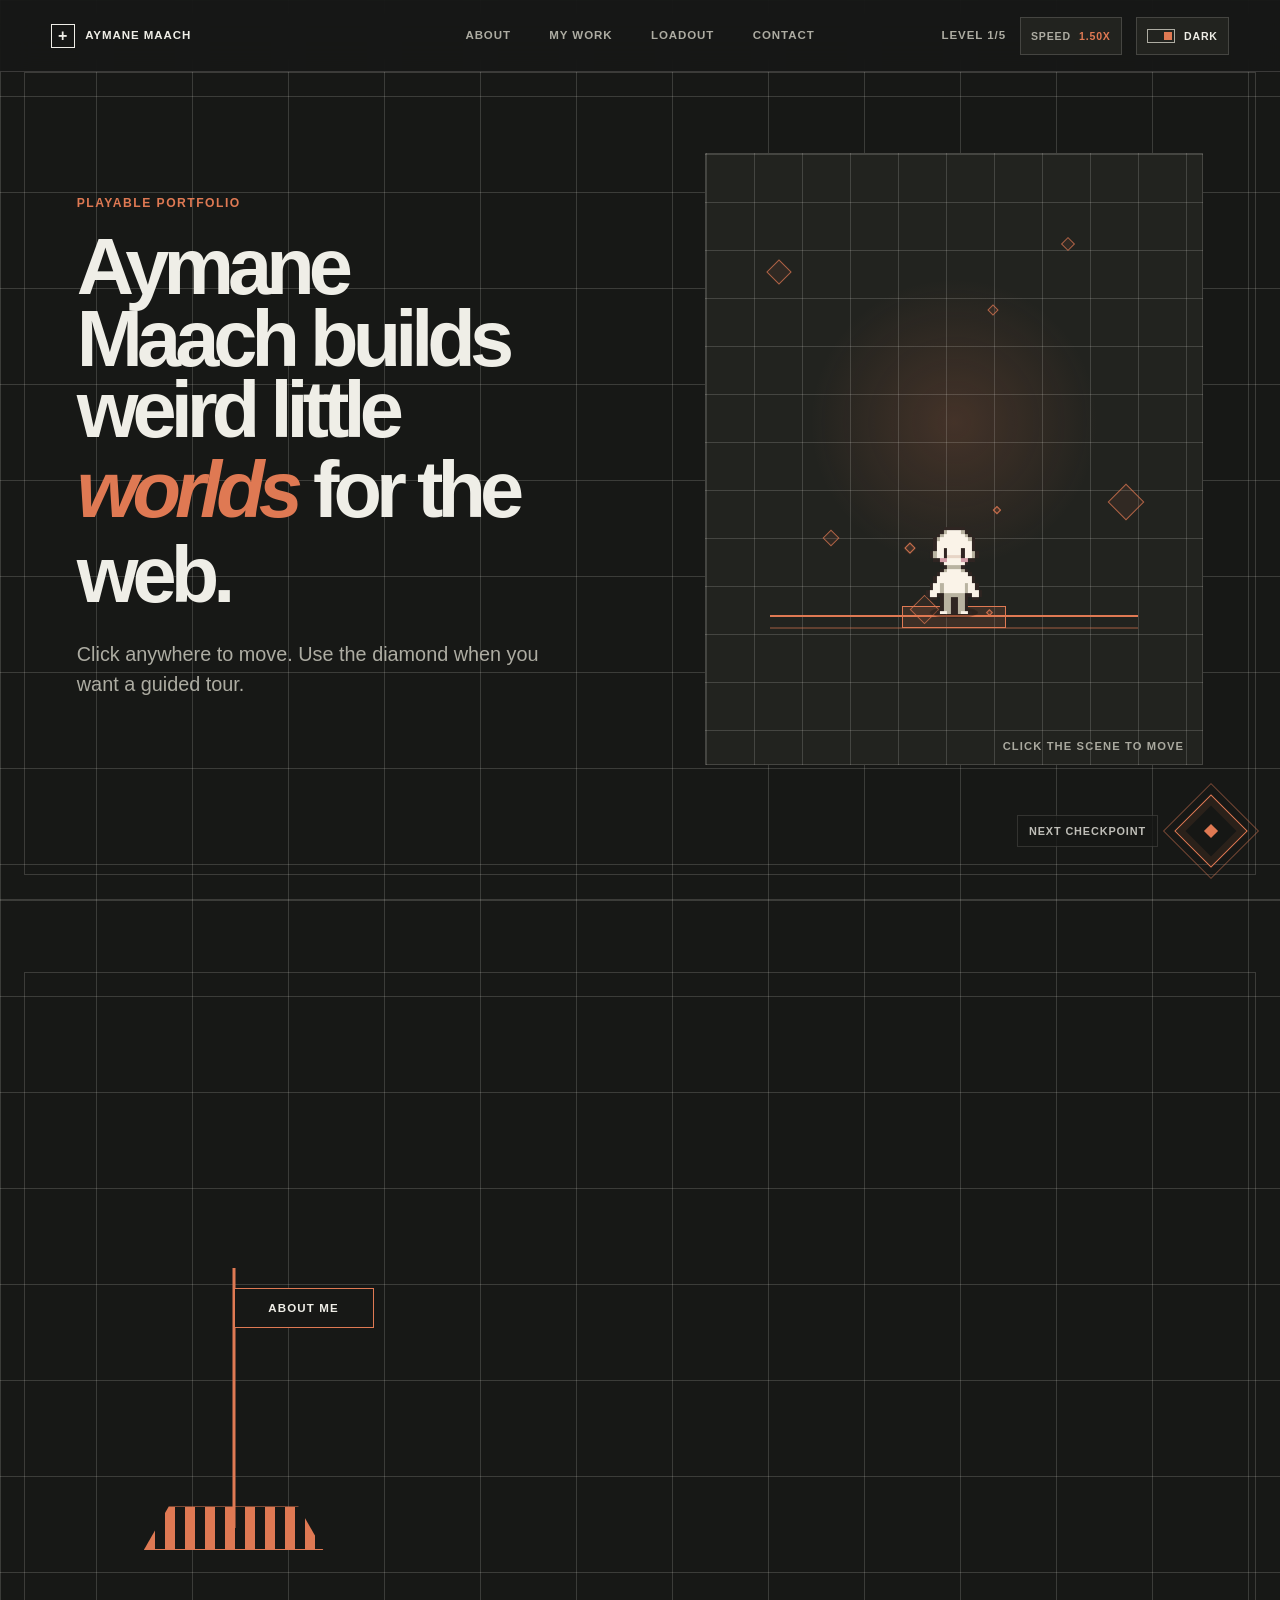
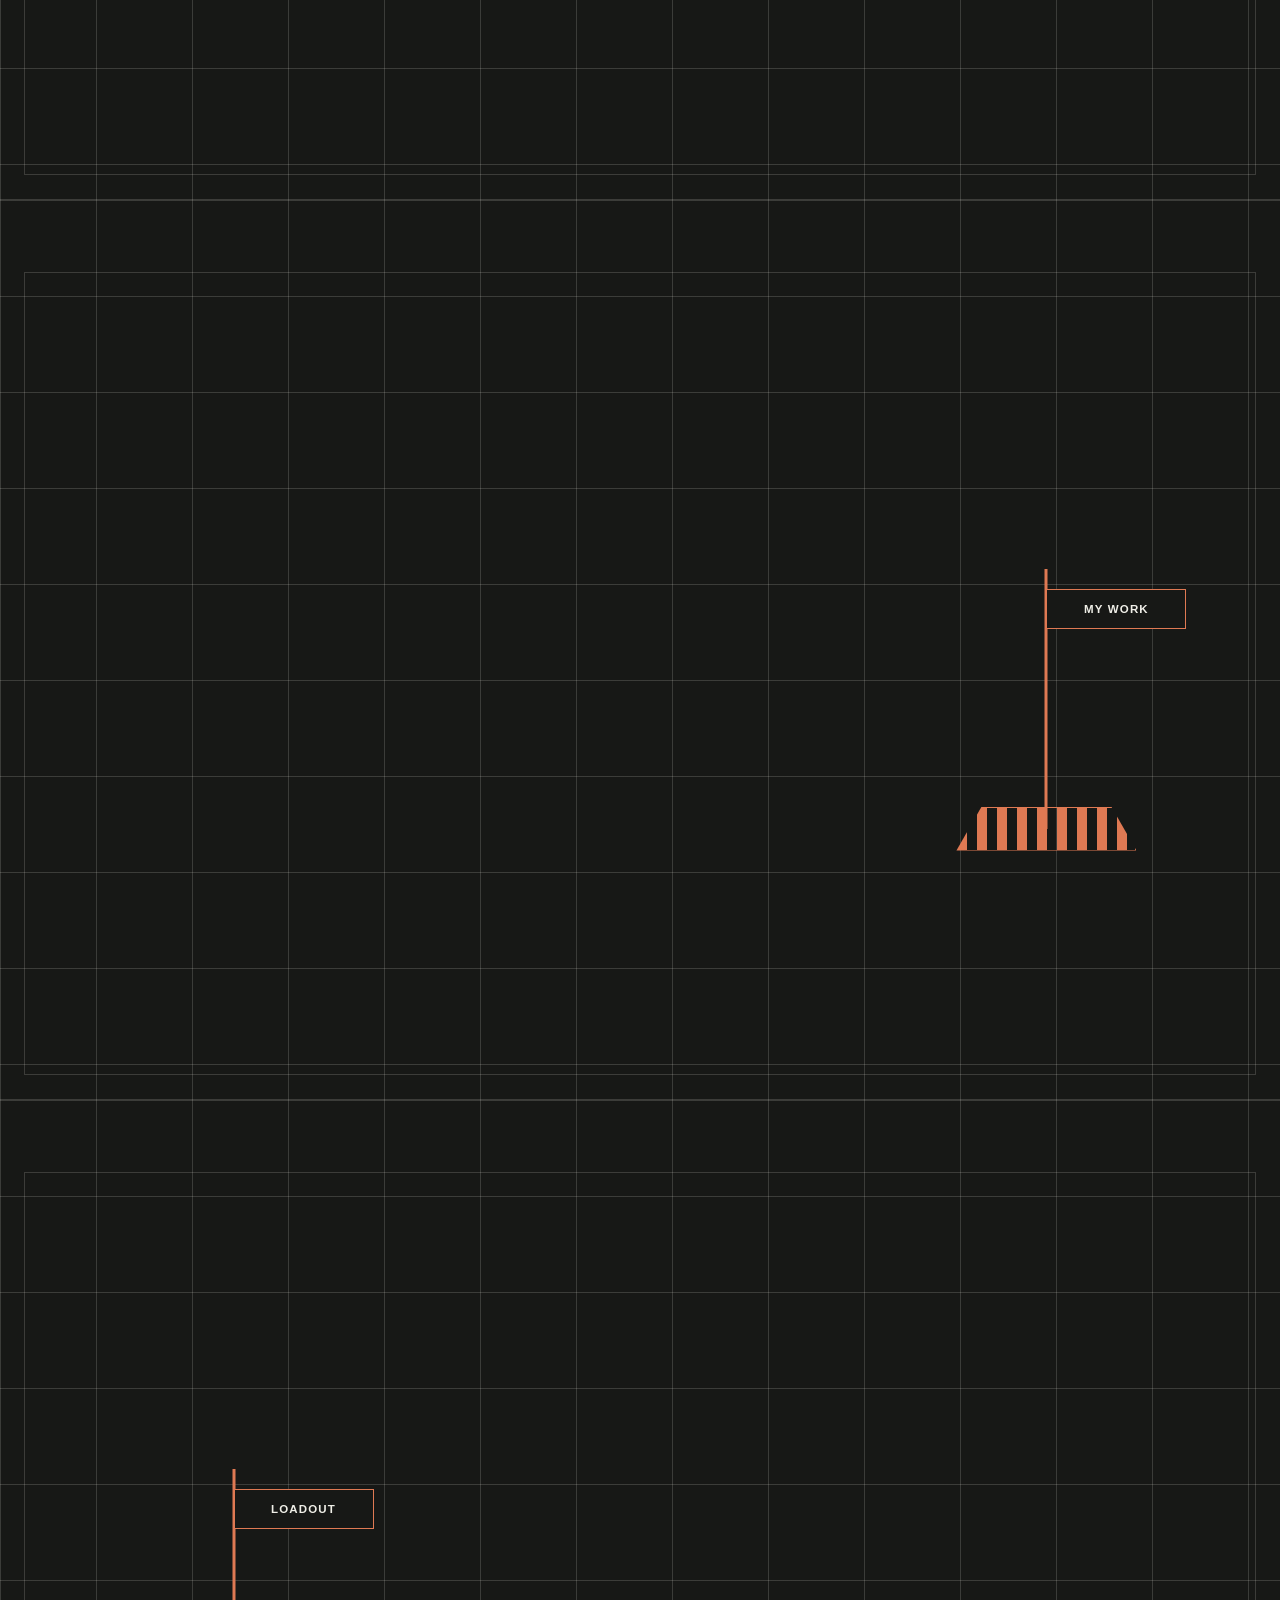
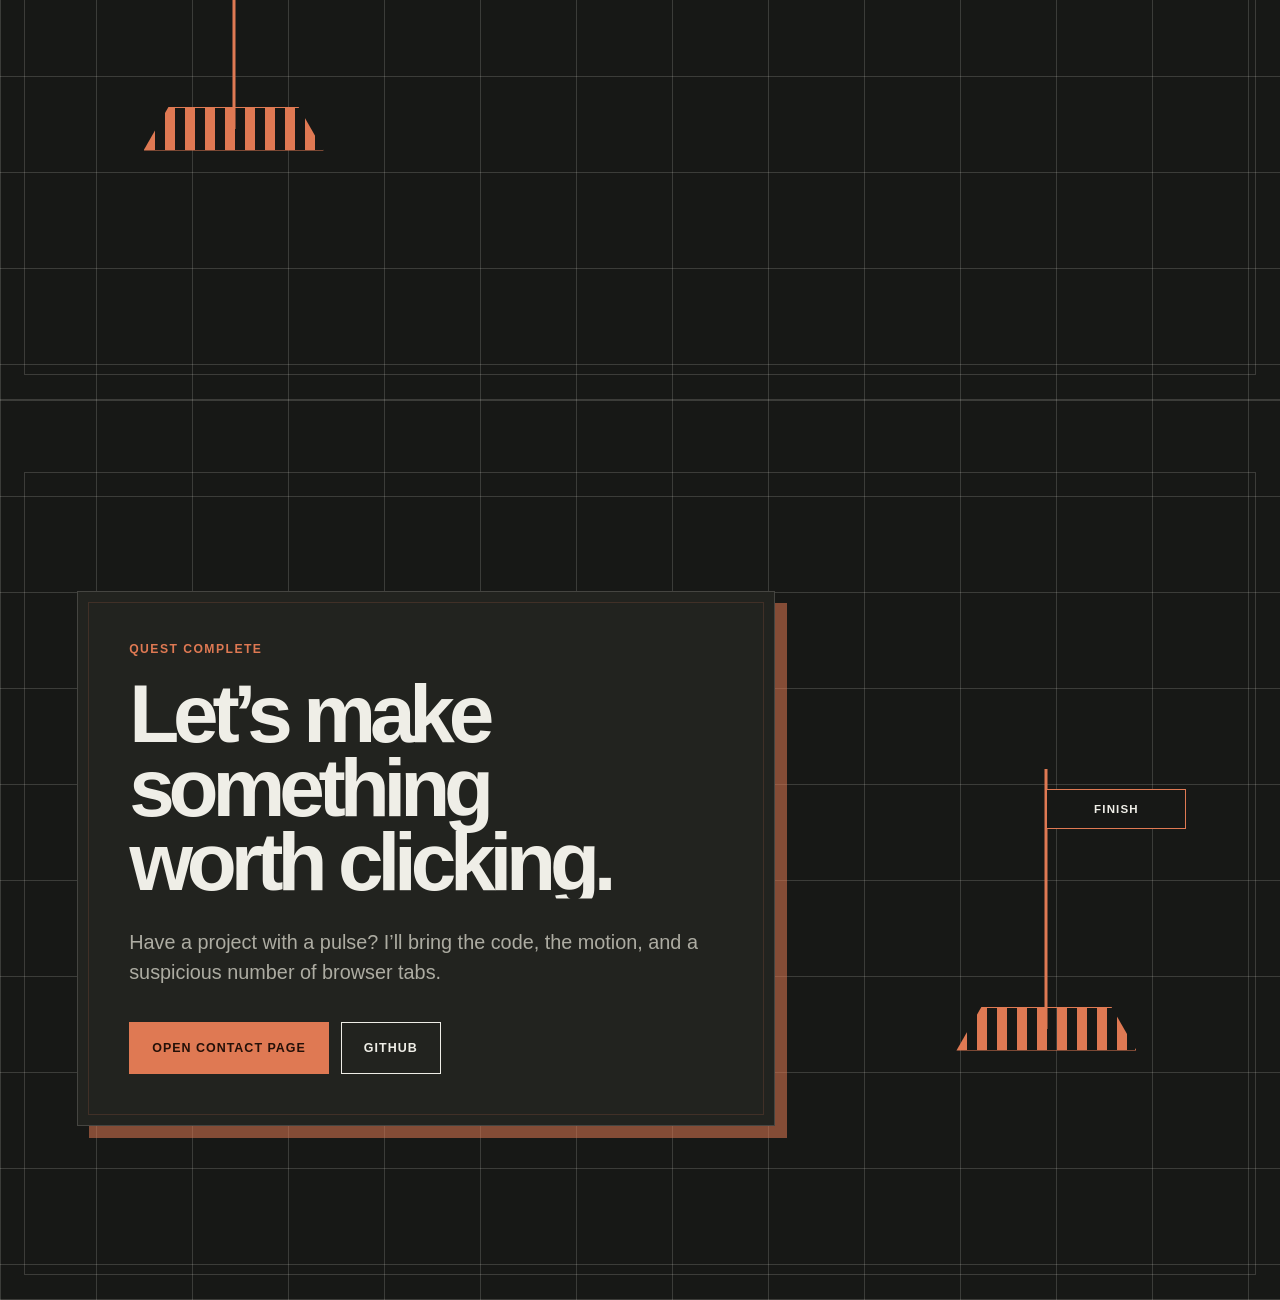
<file: index.html>
<!doctype html>
<html lang="en" data-theme="dark">
  <head>
    <meta charset="UTF-8" />
    <meta name="viewport" content="width=device-width, initial-scale=1.0" />
    <meta name="description" content="Aymane Maach is a creative web developer building playful, responsive websites, interactive interfaces, and polished frontend experiences." />
    <meta name="author" content="Aymane Maach" />
    <meta name="robots" content="index, follow" />
    <link rel="canonical" href="https://aymanemaach.me/" />
    <meta name="theme-color" content="#171816" />
    <meta property="og:title" content="Aymane Maach | Creative Web Developer Portfolio" />
    <meta property="og:description" content="Explore Aymane Maach's creative developer portfolio, featuring responsive websites, interactive UI work, animation, and frontend projects." />
    <meta property="og:type" content="website" />
    <meta property="og:url" content="https://aymanemaach.me/" />
    <meta property="og:site_name" content="Aymane Maach Portfolio" />
    <meta property="og:image" content="https://aymanemaach.me/assets/project-st-brigid-preview.jpg?v=2" />
    <meta name="twitter:card" content="summary_large_image" />
    <meta name="twitter:title" content="Aymane Maach | Creative Web Developer Portfolio" />
    <meta name="twitter:description" content="Creative web developer portfolio by Aymane Maach: responsive websites, frontend projects, interaction design, and animation." />
    <meta name="twitter:image" content="https://aymanemaach.me/assets/project-st-brigid-preview.jpg?v=2" />
    <title>Aymane Maach | Creative Web Developer Portfolio</title>
    <link rel="stylesheet" href="./styles.css?v=30" />
    <script src="./script.js?v=25" defer></script>
    <script type="application/ld+json">
      {
        "@context": "https://schema.org",
        "@type": "Person",
        "name": "Aymane Maach",
        "url": "https://aymanemaach.me/",
        "jobTitle": "Creative Web Developer",
        "sameAs": [
          "https://github.com/golbenos"
        ],
        "knowsAbout": [
          "Web development",
          "Frontend development",
          "Responsive web design",
          "JavaScript",
          "React",
          "TypeScript",
          "CSS",
          "Animation",
          "Interaction design"
        ],
        "mainEntityOfPage": {
          "@type": "WebPage",
          "@id": "https://aymanemaach.me/"
        }
      }
    </script>
  </head>
  <body>
    <a class="skip-link" href="#intro">Skip to portfolio</a>

    <header class="topbar">
      <a class="brand" href="#intro" aria-label="Back to start">
        <span class="brand-mark" aria-hidden="true">+</span>
        <span>Aymane Maach</span>
      </a>

      <nav class="quest-nav" aria-label="Portfolio sections">
        <a href="#about">About</a>
        <a href="#work">My Work</a>
        <a href="#skills">Loadout</a>
        <a href="./contact.html">Contact</a>
      </nav>

      <div class="topbar-actions">
          <p class="level-counter" aria-live="polite">Level 1/5</p>
        <details class="speed-control">
          <summary>Speed <span class="speed-value">1.50x</span></summary>
          <div class="speed-popover">
            <label for="movement-speed">Movement speed</label>
            <input id="movement-speed" type="range" min="0.75" max="1.5" value="1.5" step="0.05" />
            <div class="speed-scale" aria-hidden="true"><span>Relaxed</span><span>Quick</span></div>
          </div>
        </details>
        <button class="theme-toggle" type="button" aria-label="Switch to light mode" aria-pressed="true">
          <span class="theme-toggle-track" aria-hidden="true"><span></span></span>
          <span class="theme-toggle-label">Dark</span>
        </button>
      </div>
    </header>

    <main>
      <section class="stage stage-intro" id="intro" data-stage="1">
        <div class="hero-copy">
          <p class="kicker">Playable portfolio</p>
          <h1>Aymane Maach builds weird little <em>worlds</em> for the web.</h1>
          <p class="hero-lede">Click anywhere to move. Use the diamond when you want a guided tour.</p>
        </div>

        <div class="hero-world" aria-label="The pixel character waiting in the opening world">
          <div class="ambient-diamonds" aria-hidden="true">
            <span></span><span></span><span></span><span></span><span></span><span></span>
          </div>
          <div class="spawn-marker" aria-hidden="true"></div>
          <p class="world-note">Click the scene to move</p>
        </div>
      </section>

      <section class="stage checkpoint-stage stage-about" id="about" data-stage="2">
        <div class="checkpoint-layout checkpoint-left">
          <div class="checkpoint-marker" aria-hidden="true">
            <span class="checkpoint-beam"></span>
            <span class="checkpoint-flag">About me</span>
            <span class="checkpoint-base"></span>
          </div>

          <article class="checkpoint-panel">
            <p class="panel-kicker">Character unlocked</p>
            <h2>Creative brain.<br />Developer hands.</h2>
            <p class="large-copy">I am Aymane Maach, a creative web developer who blends technical logic with playful design to make interfaces people remember.</p>
            <p>My natural habitat is somewhere between a tidy component tree and an idea that sounded slightly unreasonable at first.</p>
          </article>
        </div>
      </section>

      <section class="stage checkpoint-stage stage-work" id="work" data-stage="3">
        <div class="checkpoint-layout checkpoint-right">
          <article class="checkpoint-panel work-panel">
            <p class="panel-kicker">Selected work</p>
            <h2>Sprite Walker</h2>
            <p class="large-copy">A click-to-move character system with walking, running, jumping, keyboard controls, and actual personality.</p>
            <div class="project-details">
              <span>Creative coding</span>
              <span>Canvas and sprite animation</span>
              <span>Interaction design</span>
            </div>
            <div class="work-actions">
              <a class="primary-action vault-action" href="./projects.html">Open Project Vault</a>
              <a class="text-link" href="#intro">Return to the playground <span aria-hidden="true">↗</span></a>
            </div>
          </article>

          <div class="checkpoint-marker" aria-hidden="true">
            <span class="checkpoint-beam"></span>
            <span class="checkpoint-flag">My work</span>
            <span class="checkpoint-base"></span>
          </div>
        </div>
      </section>

      <section class="stage checkpoint-stage stage-skills" id="skills" data-stage="4">
        <div class="checkpoint-layout checkpoint-left">
          <div class="checkpoint-marker" aria-hidden="true">
            <span class="checkpoint-beam"></span>
            <span class="checkpoint-flag">Loadout</span>
            <span class="checkpoint-base"></span>
          </div>

          <article class="checkpoint-panel skills-panel">
            <p class="panel-kicker">Current loadout</p>
            <h2>Tools for making pixels behave.</h2>
            <div class="loadout-list">
              <div class="loadout-row">
                <strong>Build</strong>
                <p>React, TypeScript, Canvas API, Tailwind CSS</p>
              </div>
              <div class="loadout-row">
                <strong>Make it move</strong>
                <p>Interaction design, pixel animation, creative coding</p>
              </div>
              <div class="loadout-row">
                <strong>Boss fights</strong>
                <p>Blank canvases, odd ideas, the last ten percent</p>
              </div>
            </div>
          </article>
        </div>
      </section>

      <section class="stage checkpoint-stage stage-contact" id="contact" data-stage="5">
        <div class="checkpoint-layout checkpoint-right">
          <article class="checkpoint-panel contact-panel">
            <p class="panel-kicker">Quest complete</p>
            <h2>Let’s make something worth clicking.</h2>
            <p class="large-copy">Have a project with a pulse? I’ll bring the code, the motion, and a suspicious number of browser tabs.</p>
            <div class="contact-actions">
              <a class="primary-action" href="./contact.html">Open Contact Page</a>
              <a class="secondary-action" href="https://github.com/golbenos" target="_blank" rel="noreferrer">GitHub</a>
            </div>
          </article>

          <div class="checkpoint-marker final-checkpoint" aria-hidden="true">
            <span class="checkpoint-beam"></span>
            <span class="checkpoint-flag">Finish</span>
            <span class="checkpoint-base"></span>
          </div>
        </div>
      </section>
    </main>

    <div class="game-layer" aria-hidden="true">
      <div class="click-target"></div>
      <div class="game-character direction-down">
        <span class="character-shadow"></span>
        <span class="character-orbit" aria-hidden="true"><i></i><i></i><i></i></span>
        <span class="character-body">
          <span class="sprite sprite-idle character-idle"></span>
          <span class="sprite sprite-walk character-walk"></span>
          <span class="sprite sprite-run character-run"></span>
          <span class="sprite sprite-jump character-jump"></span>
        </span>
      </div>
    </div>

    <button class="guide-button" type="button" aria-label="Travel to the next checkpoint" data-label="Next checkpoint">
      <span class="guide-diamond" aria-hidden="true"><span></span></span>
      <span class="guide-label">Next checkpoint</span>
      <span class="guide-route" aria-hidden="true">↓</span>
    </button>
  </body>
</html>
</file>
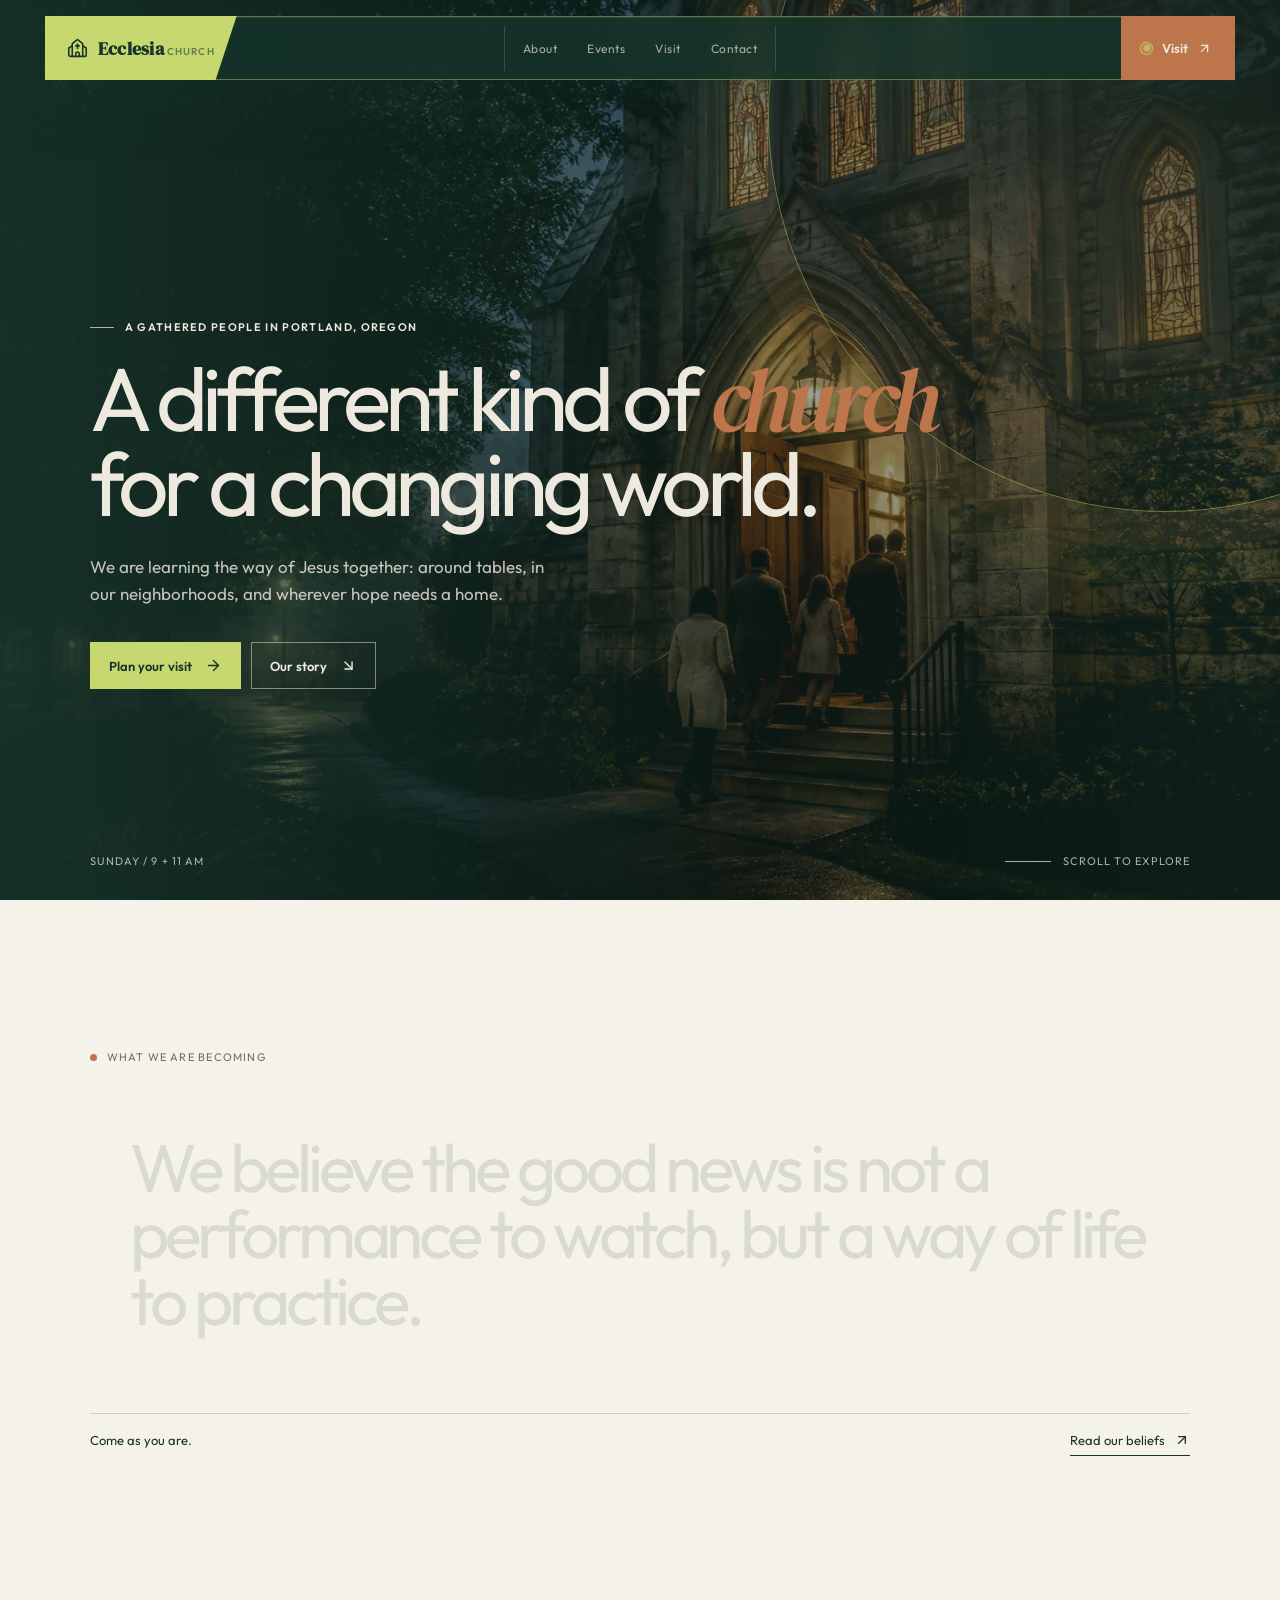
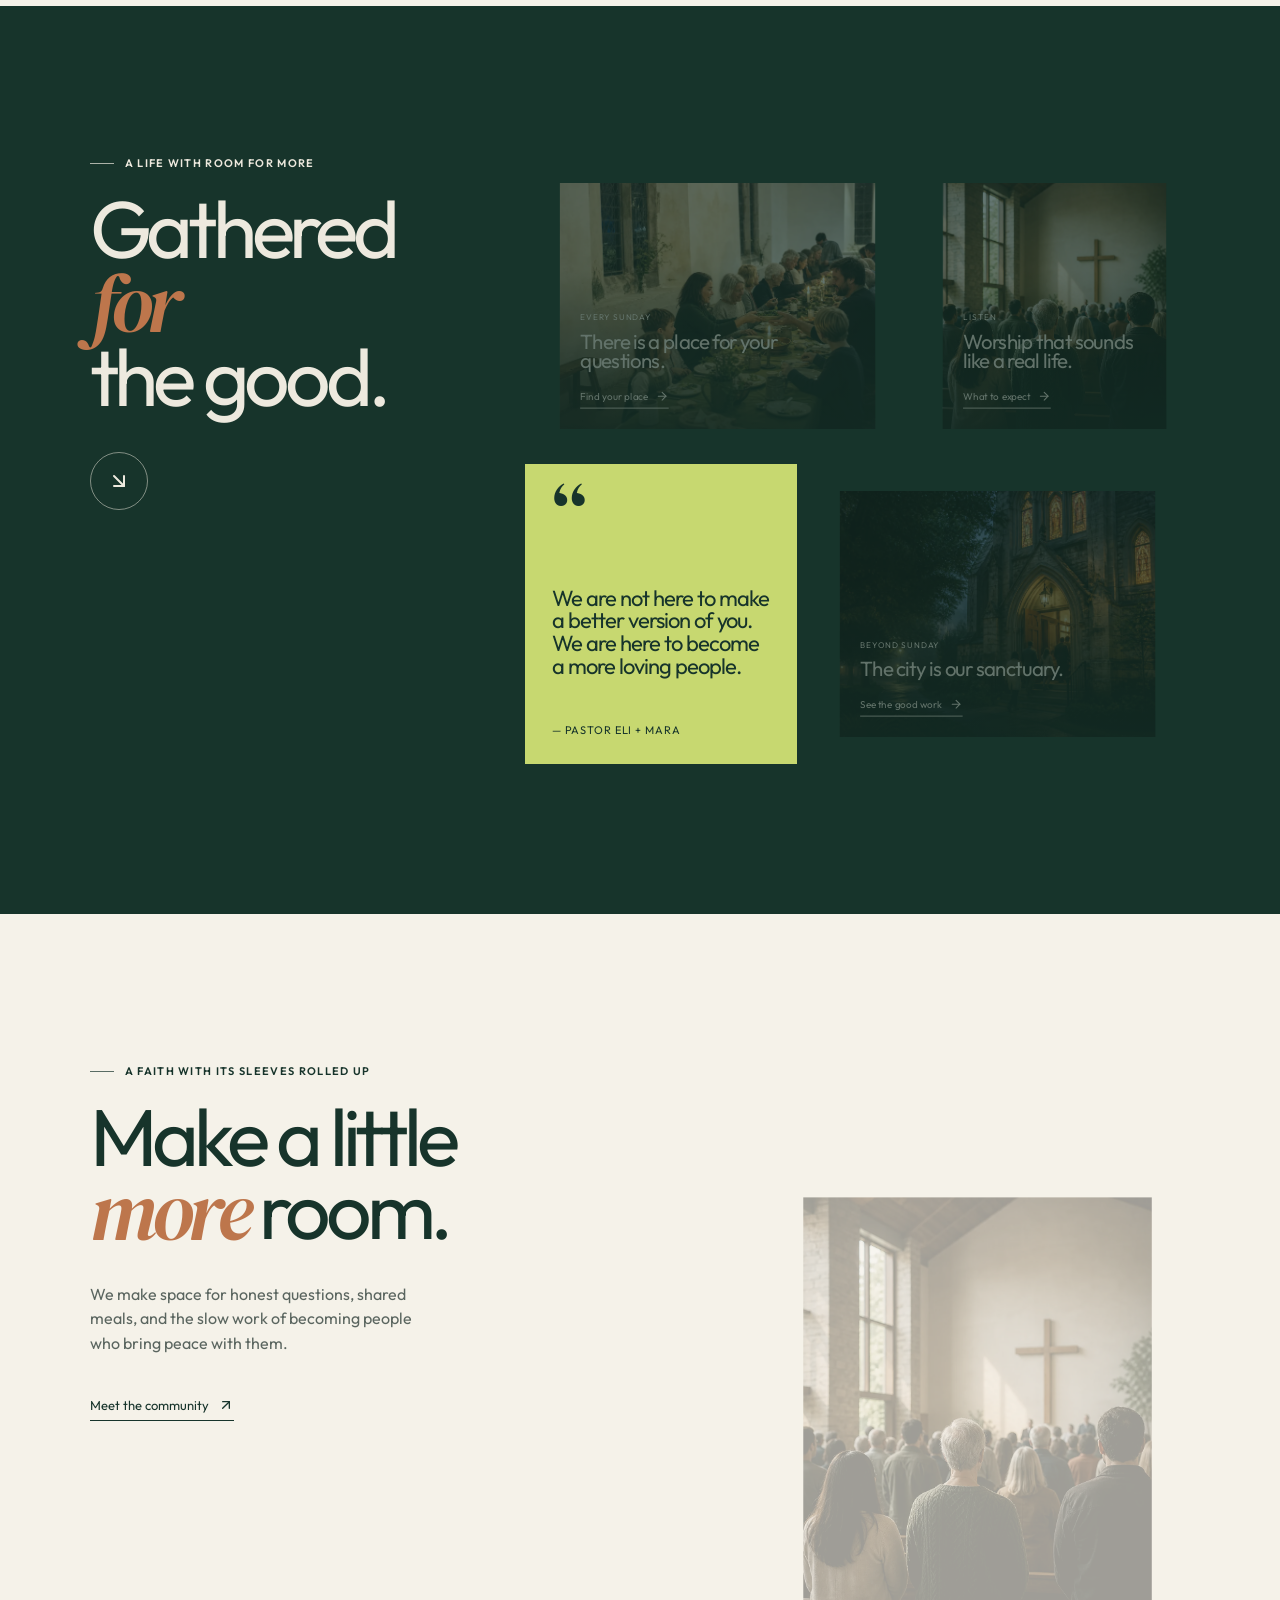
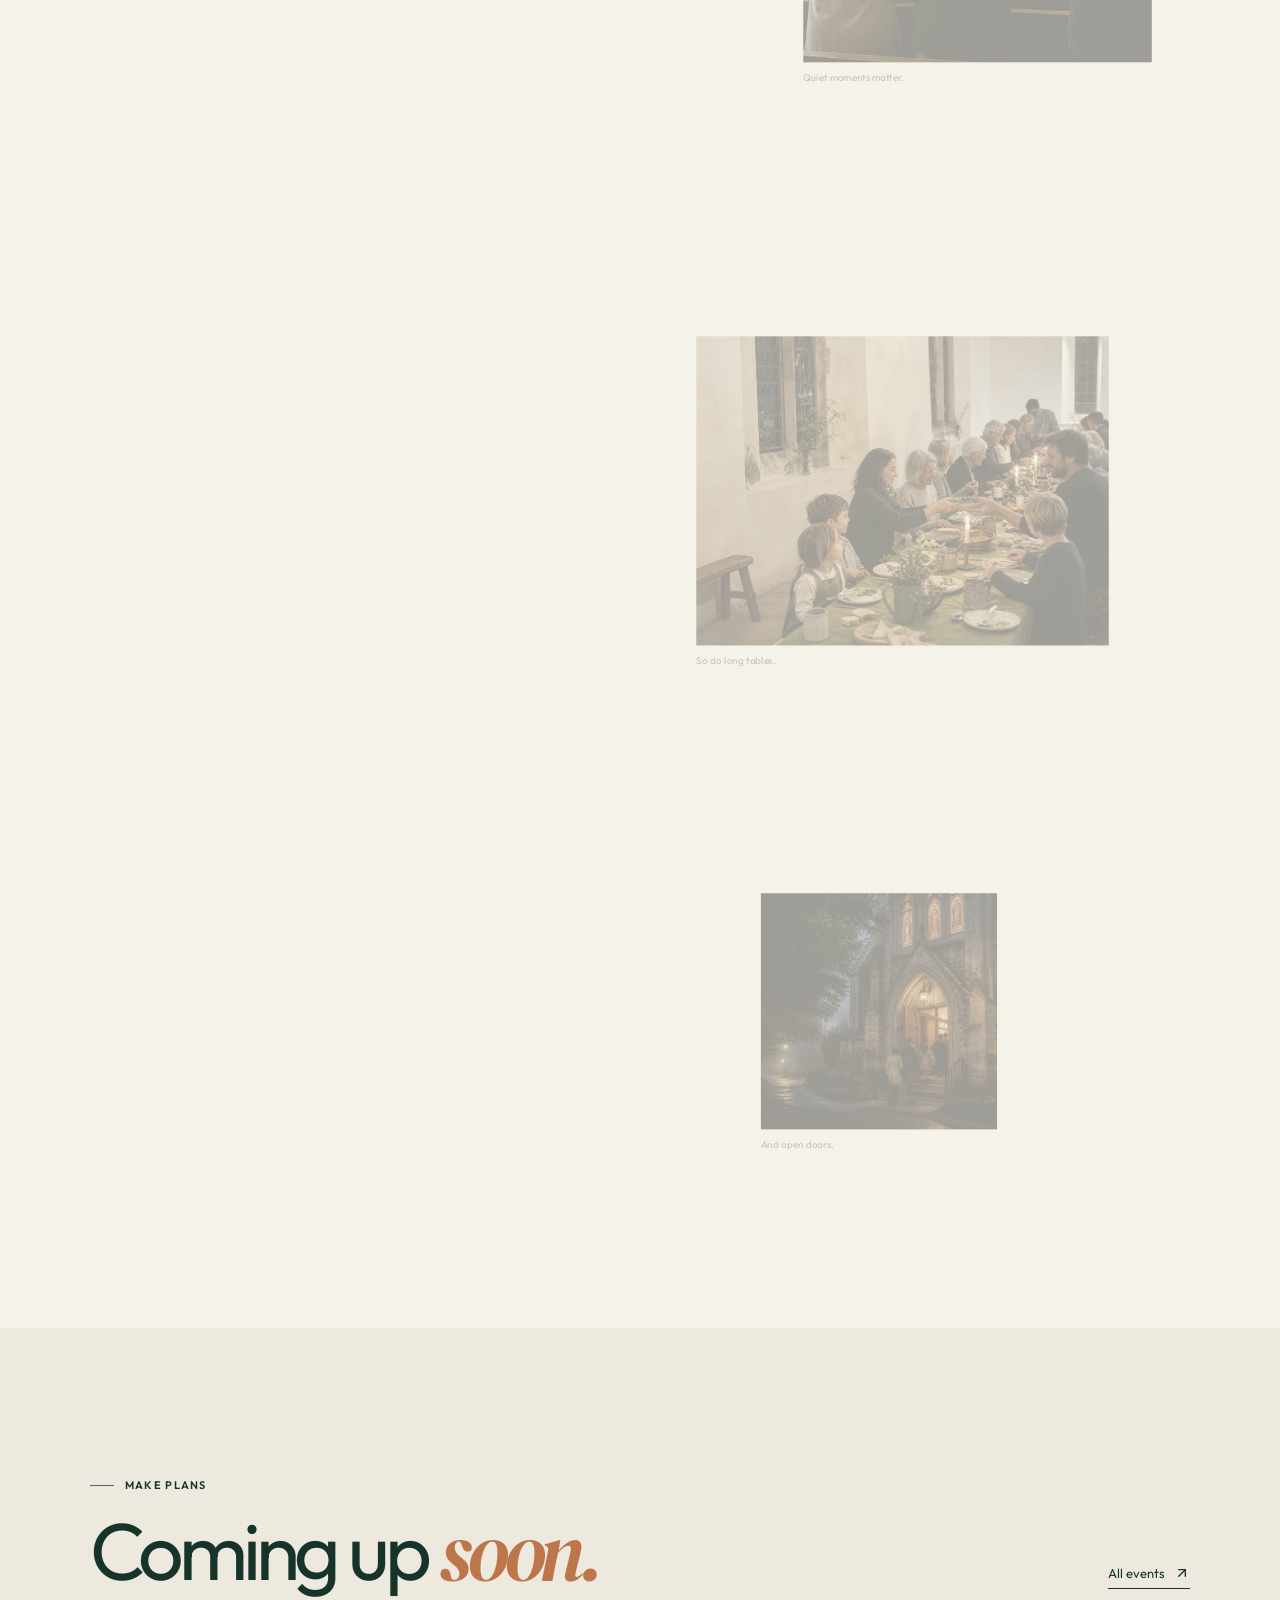
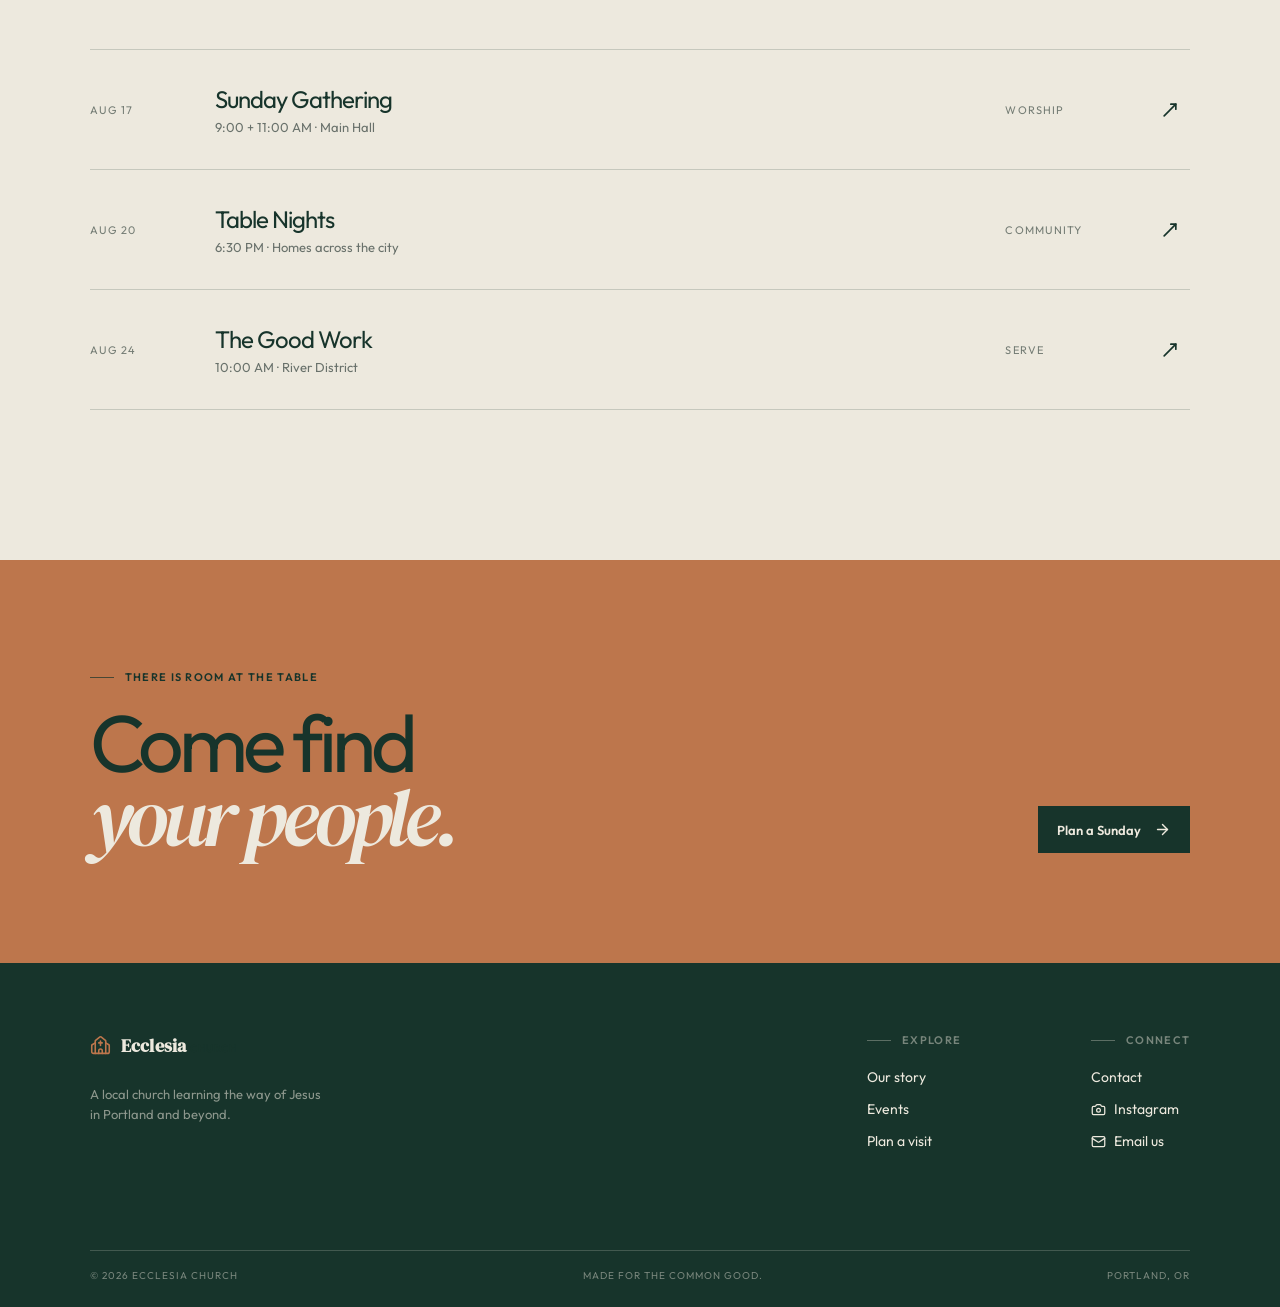
<file: work/ecclesia/index.html>
<!doctype html>
<html lang="en">
  <head>
    <meta charset="UTF-8" />
    <meta name="viewport" content="width=device-width, initial-scale=1.0" />
    <meta name="theme-color" content="#10221e" />
    <meta name="description" content="Ecclesia Church, a responsive animated church website project by Aymane Maach using React, motion, and bold frontend design." />
    <meta name="author" content="Aymane Maach" />
    <meta name="robots" content="index, follow" />
    <link rel="canonical" href="https://aymanemaach.me/work/ecclesia/" />
    <meta property="og:title" content="Ecclesia Church Project | Aymane Maach" />
    <meta property="og:description" content="A responsive animated church website project by Aymane Maach using React, motion, and bold frontend design." />
    <meta property="og:type" content="website" />
    <meta property="og:url" content="https://aymanemaach.me/work/ecclesia/" />
    <meta property="og:image" content="https://aymanemaach.me/assets/project-ecclesia-preview.jpg?v=2" />
    <title>Ecclesia Church Project | Aymane Maach</title>
    <link rel="preload" href="./assets/ecclesia-hero-CNQssRt-.webp" as="image" type="image/webp" fetchpriority="high" />
    <script type="module" crossorigin src="./assets/index-3Q6vHqHI.js"></script>
    <link rel="stylesheet" crossorigin href="./assets/index-S1y3pzk3.css">
  </head>
  <body>
    <div id="root"></div>
  </body>
</html>
</file>
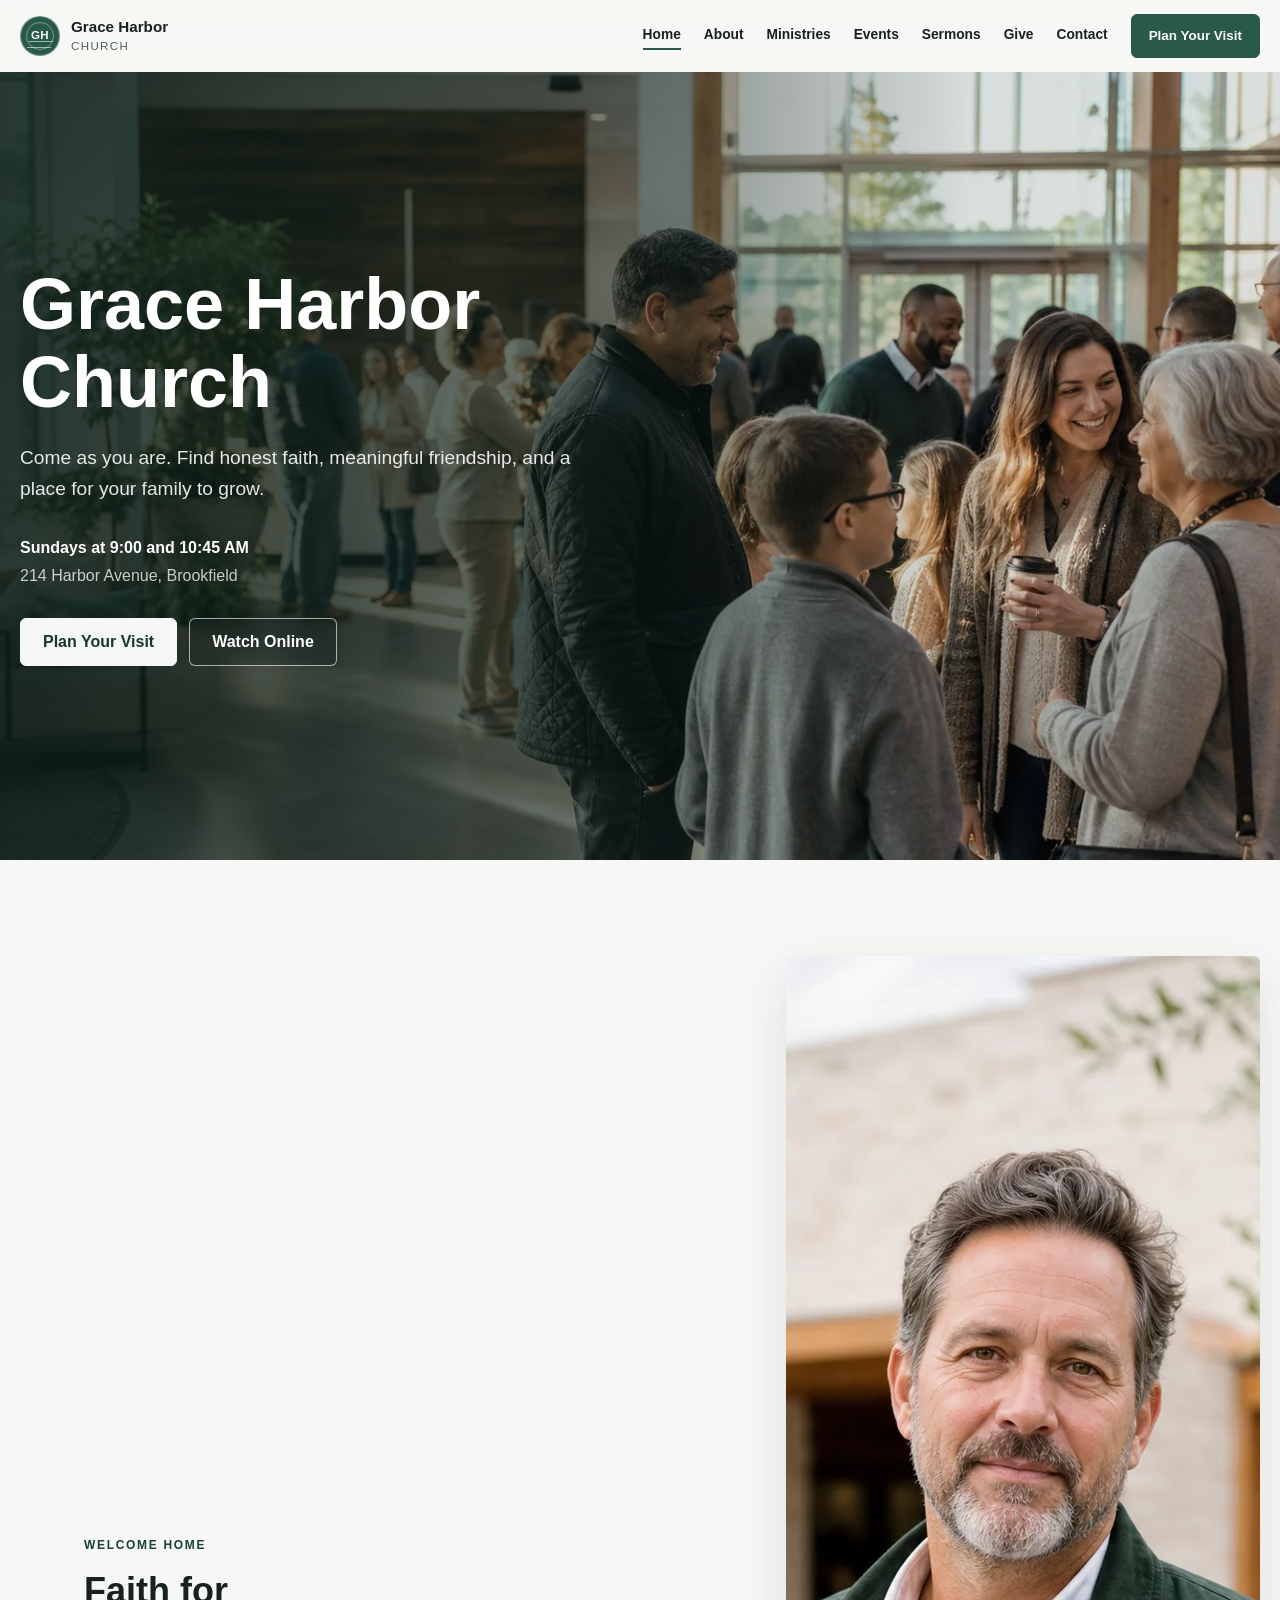
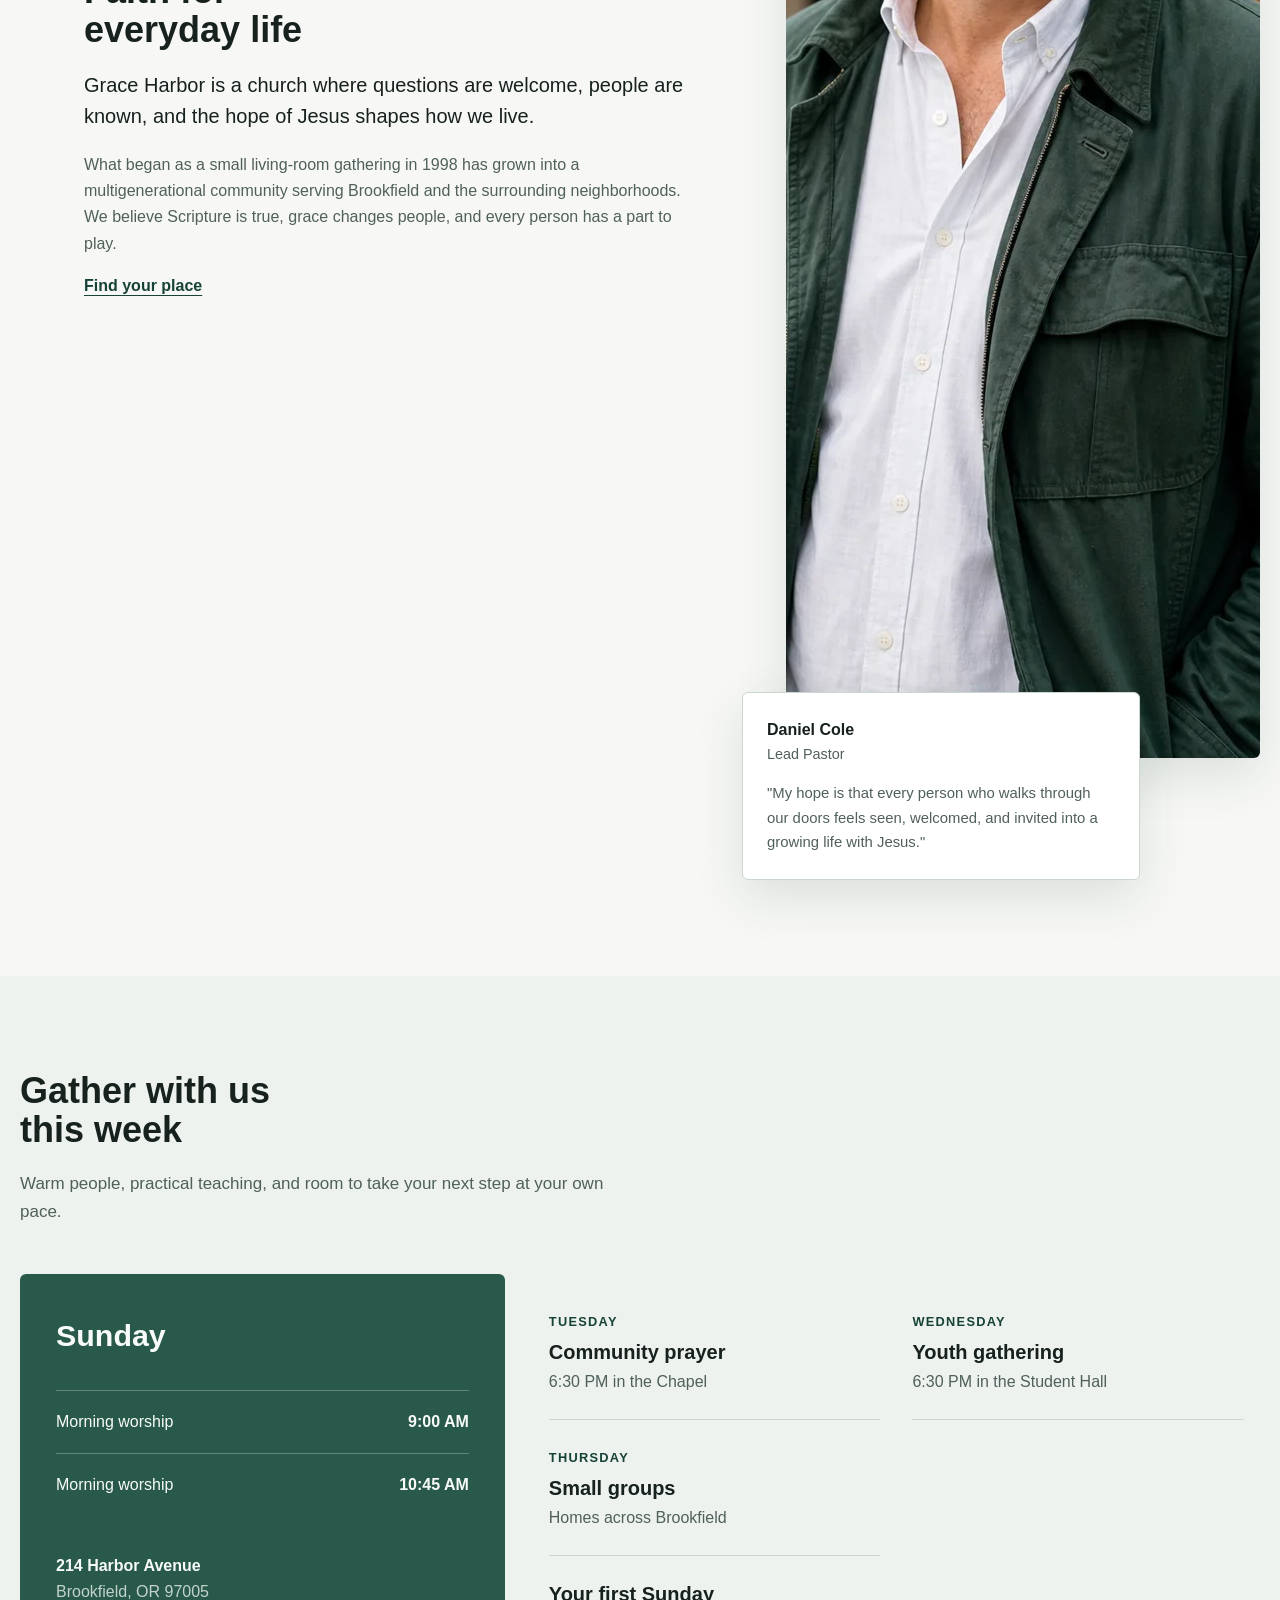
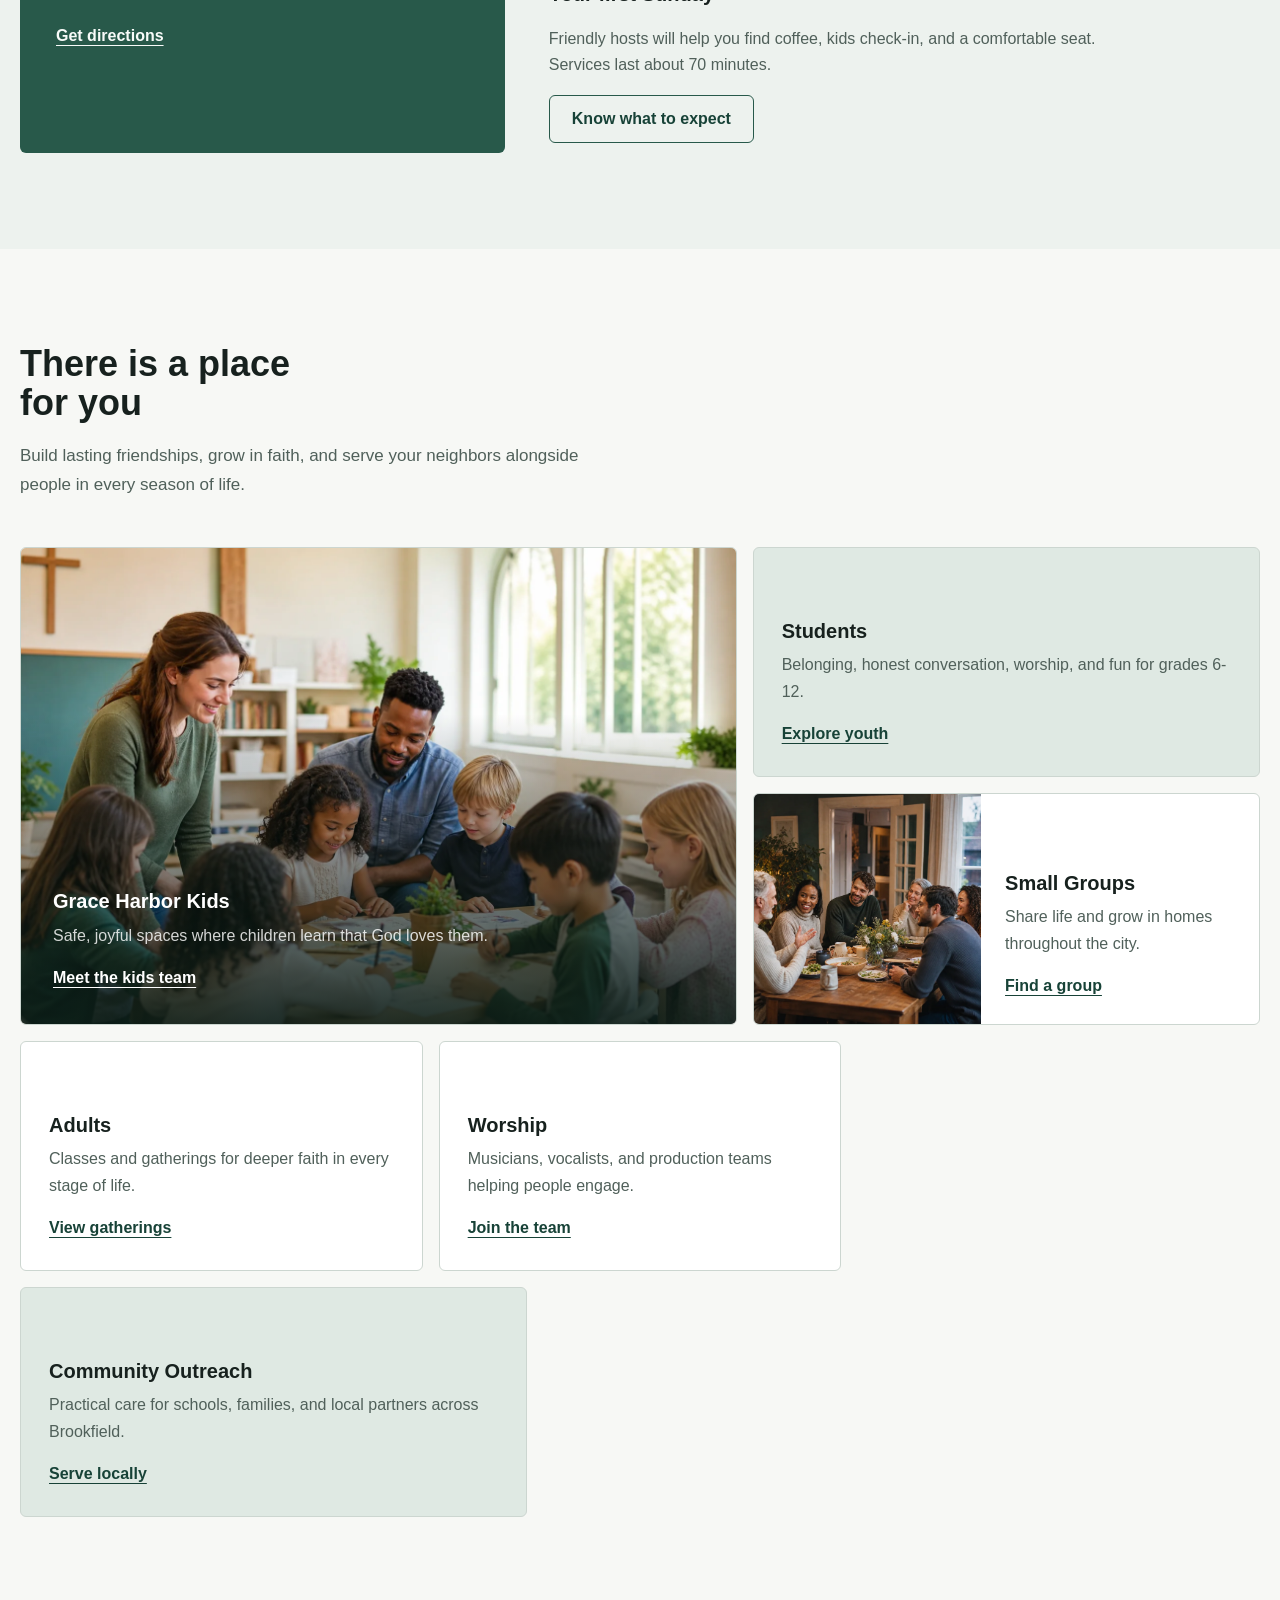
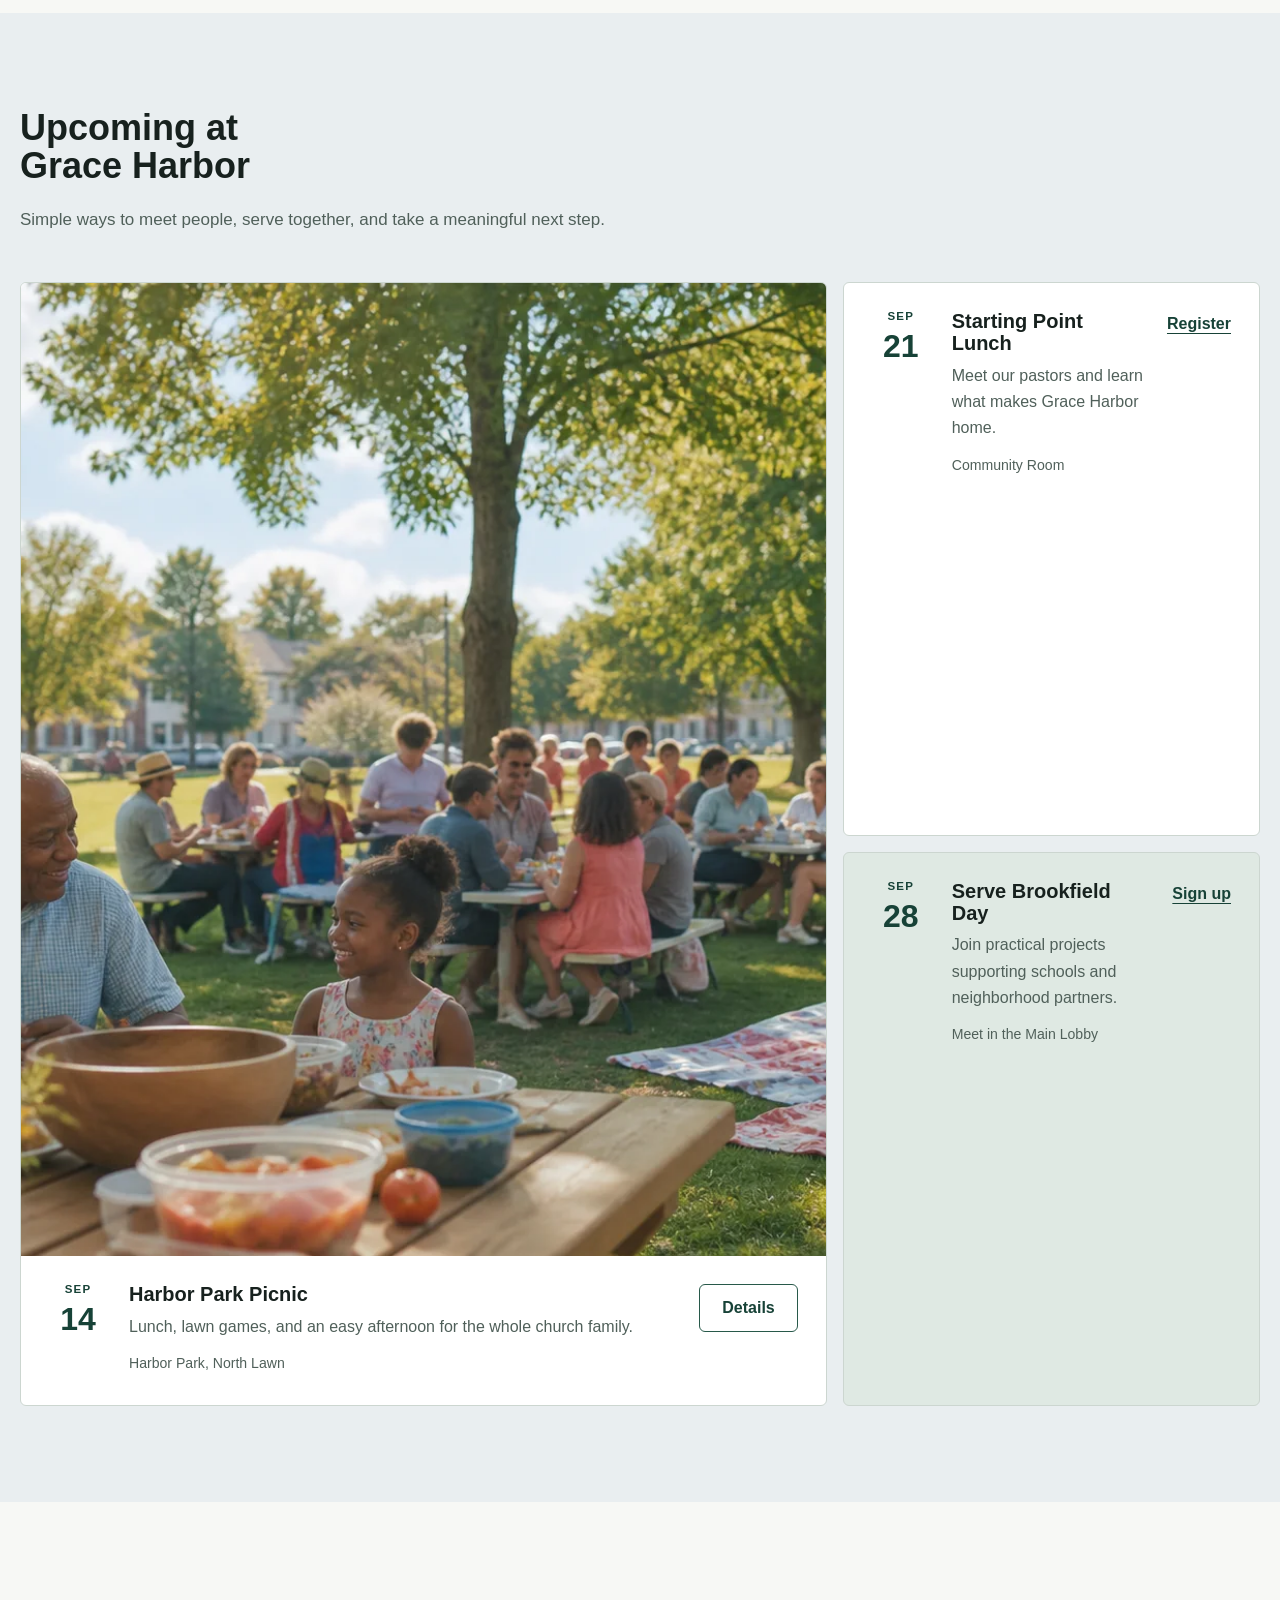
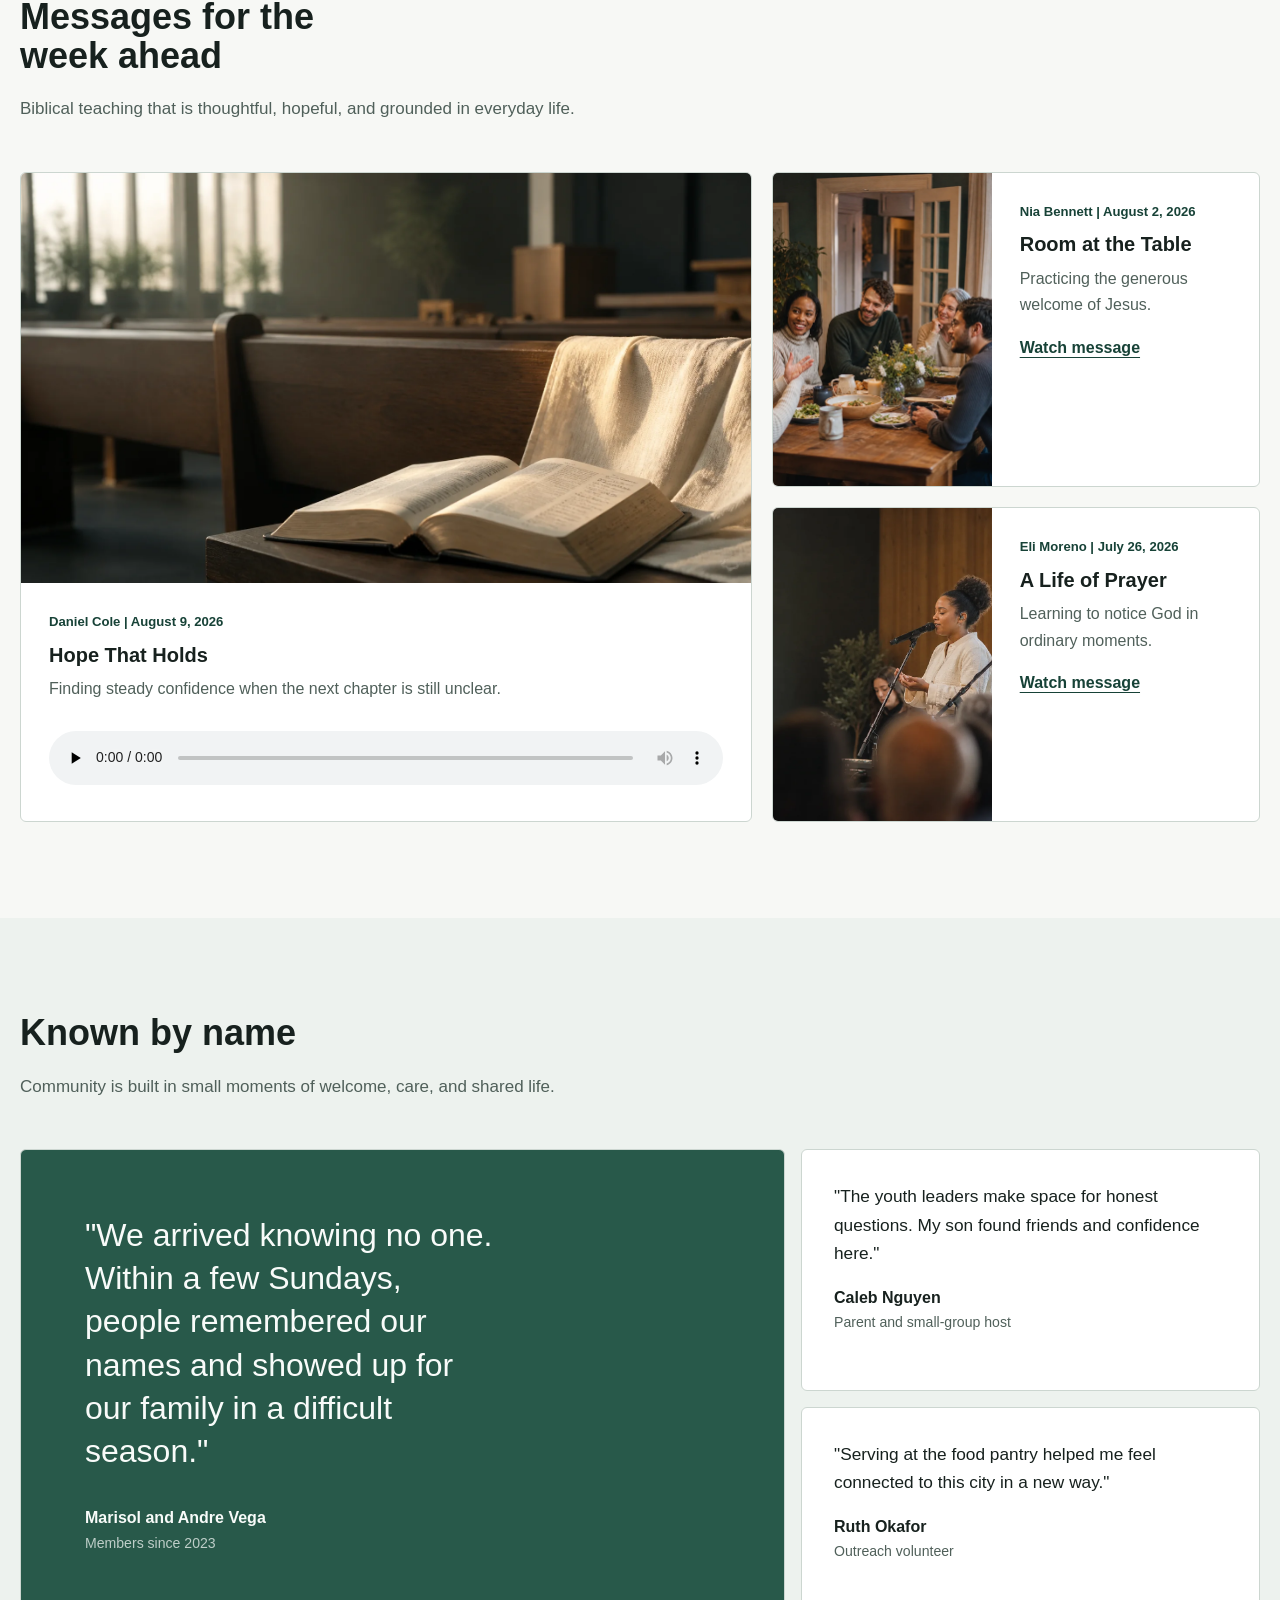
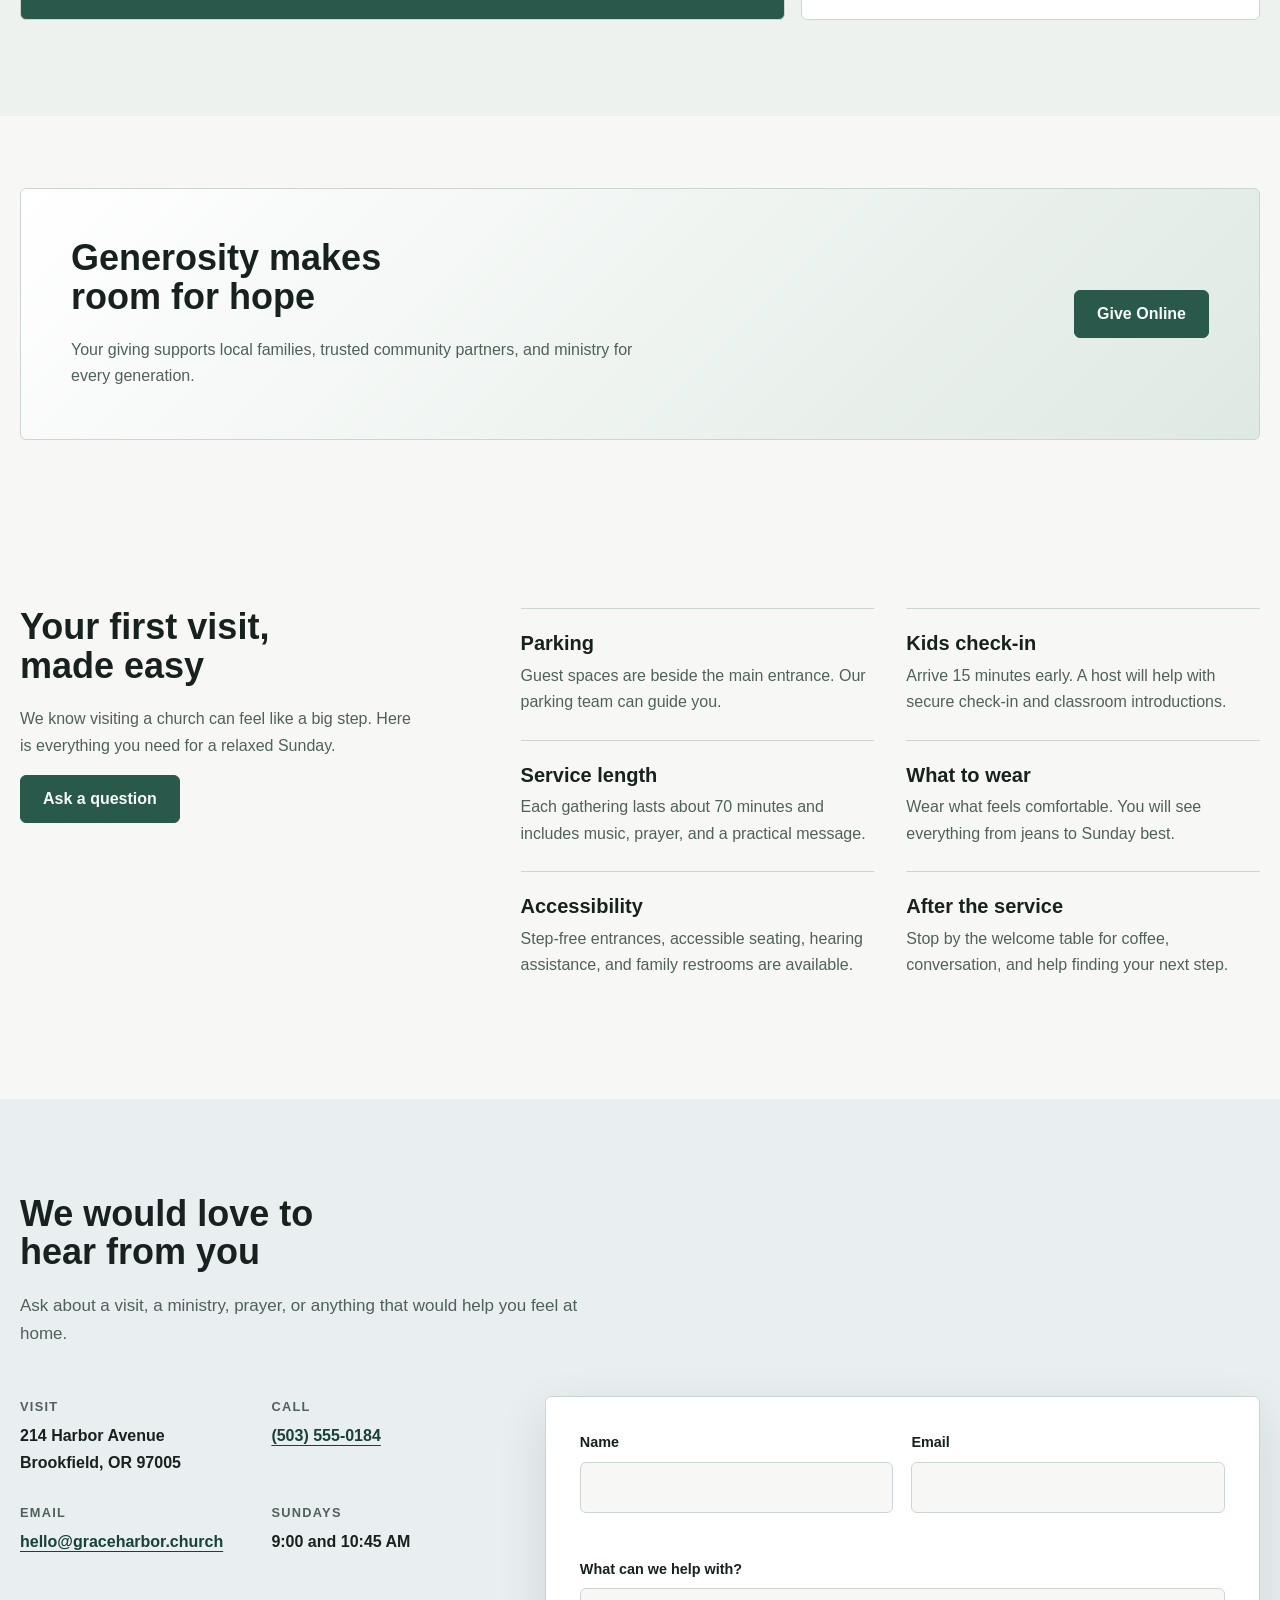
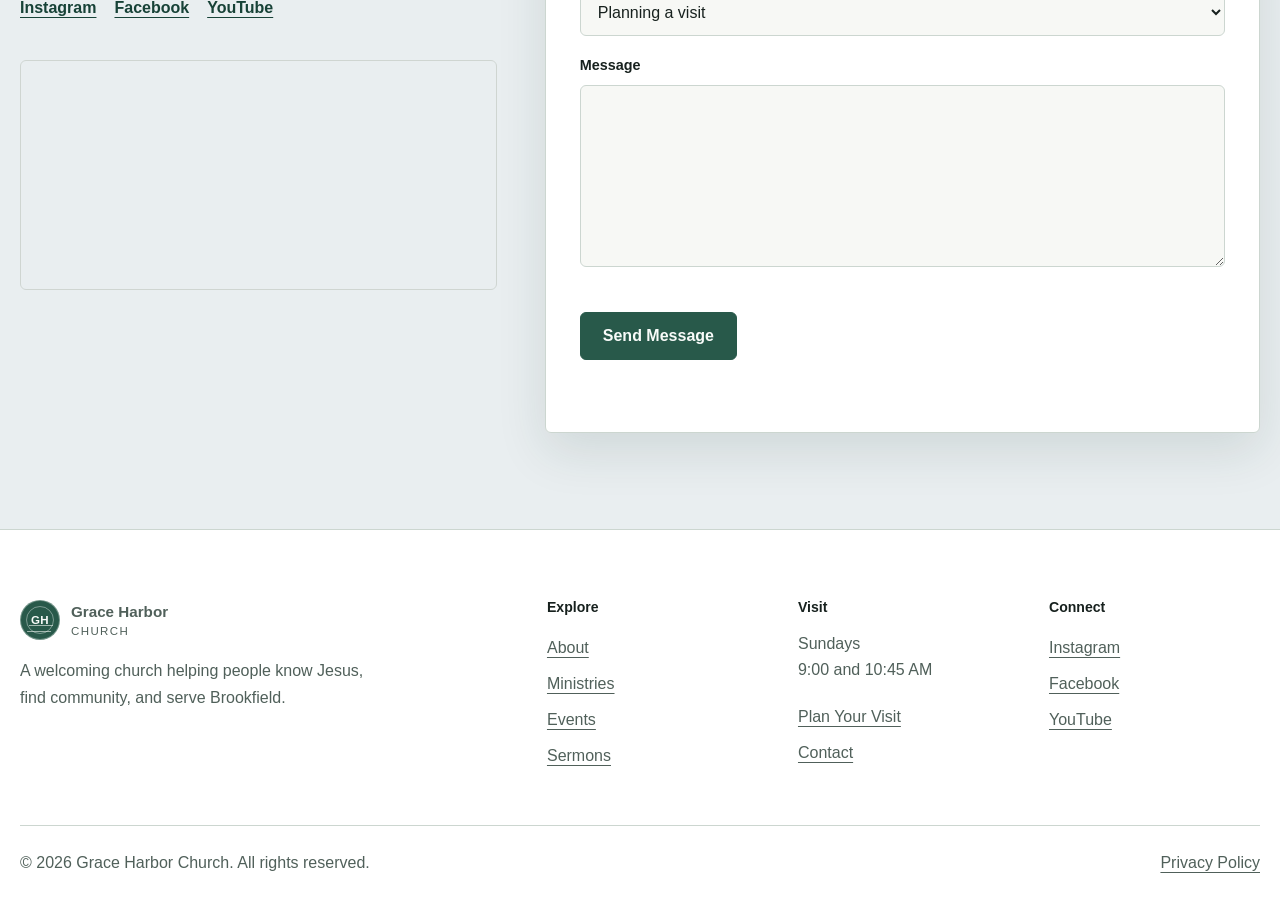
<file: work/grace-harbor/index.html>
<!doctype html>
<html lang="en">
<head>
  <meta charset="utf-8">
  <meta name="viewport" content="width=device-width, initial-scale=1">
  <meta name="description" content="Grace Harbor Church, a responsive HTML, CSS, and JavaScript website project by Aymane Maach with events, sermons, forms, and accessible layout.">
  <meta name="author" content="Aymane Maach">
  <meta name="robots" content="index, follow">
  <link rel="canonical" href="https://aymanemaach.me/work/grace-harbor/">
  <meta name="theme-color" content="#f7f8f5">
  <meta property="og:title" content="Grace Harbor Church Project | Aymane Maach">
  <meta property="og:description" content="A responsive church website project by Aymane Maach with events, sermons, forms, and accessible frontend details.">
  <meta property="og:type" content="website">
  <meta property="og:url" content="https://aymanemaach.me/work/grace-harbor/">
  <meta property="og:image" content="https://aymanemaach.me/assets/project-grace-preview.jpg?v=2">
  <title>Grace Harbor Church Project | Aymane Maach</title>
  <link rel="preload" href="assets/hero-church-community.webp" as="image" type="image/webp">
  <link rel="stylesheet" href="styles.css?v=1">
  <script>document.documentElement.classList.add('js');</script>
  <script type="application/ld+json">
    {
      "@context": "https://schema.org",
      "@type": "Church",
      "name": "Grace Harbor Church",
      "url": "https://www.graceharbor.church",
      "telephone": "+1-503-555-0184",
      "email": "hello@graceharbor.church",
      "address": {
        "@type": "PostalAddress",
        "streetAddress": "214 Harbor Avenue",
        "addressLocality": "Brookfield",
        "addressRegion": "OR",
        "postalCode": "97005",
        "addressCountry": "US"
      }
    }
  </script>
</head>
<body>
  <a class="skip-link" href="#main-content">Skip to main content</a>

  <header class="site-header" id="site-header">
    <div class="nav-shell">
      <a class="brand" href="#home" aria-label="Grace Harbor Church home">
        <span class="brand-mark" aria-hidden="true"><span>GH</span></span>
        <span class="brand-copy"><strong>Grace Harbor</strong><span>Church</span></span>
      </a>

      <button class="menu-toggle" type="button" aria-expanded="false" aria-controls="primary-navigation">
        <span class="menu-label">Menu</span>
        <span class="menu-lines" aria-hidden="true"><span></span><span></span></span>
      </button>

      <nav class="primary-nav" id="primary-navigation" aria-label="Primary navigation">
        <a href="#home">Home</a>
        <a href="#about">About</a>
        <a href="#ministries">Ministries</a>
        <a href="#events">Events</a>
        <a href="#sermons">Sermons</a>
        <a href="#give">Give</a>
        <a href="#contact">Contact</a>
        <a class="button button-small" href="#visit">Plan Your Visit</a>
      </nav>
    </div>
  </header>

  <main id="main-content">
    <section class="hero" id="home" aria-labelledby="hero-title">
      <div class="hero-overlay" aria-hidden="true"></div>
      <div class="hero-content container reveal">
        <h1 id="hero-title"><span class="hero-name">Grace Harbor</span> Church</h1>
        <p class="hero-message">Come as you are. Find honest faith, meaningful friendship, and a place for your family to grow.</p>
        <div class="hero-service" aria-label="Sunday service details">
          <strong>Sundays at 9:00 and 10:45 AM</strong>
          <span>214 Harbor Avenue, Brookfield</span>
        </div>
        <div class="hero-actions">
          <a class="button button-light" href="#visit">Plan Your Visit</a>
          <a class="button button-ghost-light" href="#sermons">Watch Online</a>
        </div>
      </div>
    </section>

    <section class="welcome section" id="about" aria-labelledby="about-title">
      <div class="container about-grid">
        <div class="about-copy reveal">
          <p class="eyebrow">Welcome home</p>
          <h2 id="about-title">Faith for everyday life</h2>
          <p class="lead">Grace Harbor is a church where questions are welcome, people are known, and the hope of Jesus shapes how we live.</p>
          <p>What began as a small living-room gathering in 1998 has grown into a multigenerational community serving Brookfield and the surrounding neighborhoods. We believe Scripture is true, grace changes people, and every person has a part to play.</p>
          <a class="text-link" href="#ministries">Find your place</a>
        </div>

        <figure class="pastor-story reveal">
          <img src="assets/pastor-daniel-cole.webp" width="1122" height="1402" loading="lazy" alt="Pastor Daniel Cole outside Grace Harbor Church">
          <figcaption>
            <strong>Daniel Cole</strong>
            <span>Lead Pastor</span>
            <p>"My hope is that every person who walks through our doors feels seen, welcomed, and invited into a growing life with Jesus."</p>
          </figcaption>
        </figure>
      </div>
    </section>

    <section class="service-section section" id="service-times" aria-labelledby="service-title">
      <div class="container">
        <div class="section-heading reveal">
          <h2 id="service-title">Gather with us this week</h2>
          <p>Warm people, practical teaching, and room to take your next step at your own pace.</p>
        </div>

        <div class="service-layout">
          <div class="sunday-panel reveal">
            <span class="day-label">Sunday</span>
            <div class="time-row"><span>Morning worship</span><strong>9:00 AM</strong></div>
            <div class="time-row"><span>Morning worship</span><strong>10:45 AM</strong></div>
            <div class="location-block">
              <strong>214 Harbor Avenue</strong>
              <span>Brookfield, OR 97005</span>
              <a class="text-link" href="https://www.google.com/maps/search/?api=1&query=214+Harbor+Avenue+Brookfield+OR+97005" target="_blank" rel="noopener">Get directions</a>
            </div>
          </div>

          <div class="weekly-list reveal">
            <article><span>Tuesday</span><h3>Community prayer</h3><p>6:30 PM in the Chapel</p></article>
            <article><span>Wednesday</span><h3>Youth gathering</h3><p>6:30 PM in the Student Hall</p></article>
            <article><span>Thursday</span><h3>Small groups</h3><p>Homes across Brookfield</p></article>
            <div class="first-visit-note">
              <h3>Your first Sunday</h3>
              <p>Friendly hosts will help you find coffee, kids check-in, and a comfortable seat. Services last about 70 minutes.</p>
              <a class="button button-secondary" href="#visit">Know what to expect</a>
            </div>
          </div>
        </div>
      </div>
    </section>

    <section class="ministries section" id="ministries" aria-labelledby="ministries-title">
      <div class="container">
        <div class="section-heading reveal">
          <h2 id="ministries-title">There is a place for you</h2>
          <p>Build lasting friendships, grow in faith, and serve your neighbors alongside people in every season of life.</p>
        </div>

        <div class="ministry-grid">
          <article class="ministry-card ministry-feature reveal">
            <img src="assets/kids-ministry.webp" width="1440" height="960" loading="lazy" alt="Children learning together in a bright church classroom">
            <div><h3>Grace Harbor Kids</h3><p>Safe, joyful spaces where children learn that God loves them.</p><a href="#contact">Meet the kids team</a></div>
          </article>
          <article class="ministry-card ministry-tint reveal"><h3>Students</h3><p>Belonging, honest conversation, worship, and fun for grades 6-12.</p><a href="#contact">Explore youth</a></article>
          <article class="ministry-card ministry-photo reveal">
            <img src="assets/small-groups.webp" width="1254" height="1254" loading="lazy" alt="Friends sharing a meal and conversation around a table">
            <div><h3>Small Groups</h3><p>Share life and grow in homes throughout the city.</p><a href="#contact">Find a group</a></div>
          </article>
          <article class="ministry-card reveal"><h3>Adults</h3><p>Classes and gatherings for deeper faith in every stage of life.</p><a href="#contact">View gatherings</a></article>
          <article class="ministry-card reveal"><h3>Worship</h3><p>Musicians, vocalists, and production teams helping people engage.</p><a href="#contact">Join the team</a></article>
          <article class="ministry-card ministry-tint reveal"><h3>Community Outreach</h3><p>Practical care for schools, families, and local partners across Brookfield.</p><a href="#contact">Serve locally</a></article>
        </div>
      </div>
    </section>

    <section class="events section" id="events" aria-labelledby="events-title">
      <div class="container">
        <div class="section-heading reveal">
          <h2 id="events-title">Upcoming at Grace Harbor</h2>
          <p>Simple ways to meet people, serve together, and take a meaningful next step.</p>
        </div>

        <div class="events-grid">
          <article class="event-card event-feature reveal">
            <img src="assets/harbor-picnic.webp" width="1674" height="973" loading="lazy" alt="Families and friends sharing a meal at a sunny park picnic">
            <div class="event-body">
              <time datetime="2026-09-14"><span>SEP</span><strong>14</strong></time>
              <div><h3>Harbor Park Picnic</h3><p>Lunch, lawn games, and an easy afternoon for the whole church family.</p><span class="event-location">Harbor Park, North Lawn</span></div>
              <a class="button button-secondary event-register" href="#contact" data-event="Harbor Park Picnic">Details</a>
            </div>
          </article>
          <article class="event-card reveal">
            <div class="event-body">
              <time datetime="2026-09-21"><span>SEP</span><strong>21</strong></time>
              <div><h3>Starting Point Lunch</h3><p>Meet our pastors and learn what makes Grace Harbor home.</p><span class="event-location">Community Room</span></div>
              <a class="text-link event-register" href="#contact" data-event="Starting Point Lunch">Register</a>
            </div>
          </article>
          <article class="event-card event-soft reveal">
            <div class="event-body">
              <time datetime="2026-09-28"><span>SEP</span><strong>28</strong></time>
              <div><h3>Serve Brookfield Day</h3><p>Join practical projects supporting schools and neighborhood partners.</p><span class="event-location">Meet in the Main Lobby</span></div>
              <a class="text-link event-register" href="#contact" data-event="Serve Brookfield Day">Sign up</a>
            </div>
          </article>
        </div>
      </div>
    </section>

    <section class="sermons section" id="sermons" aria-labelledby="sermons-title">
      <div class="container">
        <div class="section-heading reveal">
          <h2 id="sermons-title">Messages for the week ahead</h2>
          <p>Biblical teaching that is thoughtful, hopeful, and grounded in everyday life.</p>
        </div>

        <div class="sermon-grid">
          <article class="sermon-card sermon-feature reveal">
            <img src="assets/sermon-light.webp" width="1674" height="973" loading="lazy" alt="Morning light falling across an open Bible in a church pew">
            <div class="sermon-content">
              <p class="sermon-meta">Daniel Cole | August 9, 2026</p>
              <h3>Hope That Holds</h3>
              <p>Finding steady confidence when the next chapter is still unclear.</p>
              <audio controls preload="none" aria-label="Play Hope That Holds sermon audio">
                <source src="https://www.soundhelix.com/examples/mp3/SoundHelix-Song-1.mp3" type="audio/mpeg">
              </audio>
            </div>
          </article>
          <article class="sermon-card reveal">
            <img src="assets/small-groups.webp" width="1254" height="1254" loading="lazy" alt="Friends listening to one another around a shared table">
            <div class="sermon-content"><p class="sermon-meta">Nia Bennett | August 2, 2026</p><h3>Room at the Table</h3><p>Practicing the generous welcome of Jesus.</p><a class="text-link" href="https://www.youtube.com/" target="_blank" rel="noopener">Watch message</a></div>
          </article>
          <article class="sermon-card reveal">
            <img src="assets/worship-team.webp" width="1674" height="973" loading="lazy" alt="Worship leaders singing together during a Sunday gathering">
            <div class="sermon-content"><p class="sermon-meta">Eli Moreno | July 26, 2026</p><h3>A Life of Prayer</h3><p>Learning to notice God in ordinary moments.</p><a class="text-link" href="https://www.youtube.com/" target="_blank" rel="noopener">Watch message</a></div>
          </article>
        </div>
      </div>
    </section>

    <section class="stories section" aria-labelledby="stories-title">
      <div class="container">
        <div class="section-heading reveal"><h2 id="stories-title">Known by name</h2><p>Community is built in small moments of welcome, care, and shared life.</p></div>
        <div class="story-grid">
          <blockquote class="story-main reveal"><p>"We arrived knowing no one. Within a few Sundays, people remembered our names and showed up for our family in a difficult season."</p><footer><strong>Marisol and Andre Vega</strong><span>Members since 2023</span></footer></blockquote>
          <blockquote class="reveal"><p>"The youth leaders make space for honest questions. My son found friends and confidence here."</p><footer><strong>Caleb Nguyen</strong><span>Parent and small-group host</span></footer></blockquote>
          <blockquote class="reveal"><p>"Serving at the food pantry helped me feel connected to this city in a new way."</p><footer><strong>Ruth Okafor</strong><span>Outreach volunteer</span></footer></blockquote>
        </div>
      </div>
    </section>

    <section class="giving section" id="give" aria-labelledby="give-title">
      <div class="container giving-layout reveal">
        <div><h2 id="give-title">Generosity makes room for hope</h2><p>Your giving supports local families, trusted community partners, and ministry for every generation.</p></div>
        <a class="button" href="https://example.com/give" target="_blank" rel="noopener">Give Online</a>
      </div>
    </section>

    <section class="visit section" id="visit" aria-labelledby="visit-title">
      <div class="container visit-layout">
        <div class="visit-intro reveal">
          <h2 id="visit-title">Your first visit, made easy</h2>
          <p>We know visiting a church can feel like a big step. Here is everything you need for a relaxed Sunday.</p>
          <a class="button" href="#contact">Ask a question</a>
        </div>
        <div class="visit-details reveal">
          <article><h3>Parking</h3><p>Guest spaces are beside the main entrance. Our parking team can guide you.</p></article>
          <article><h3>Kids check-in</h3><p>Arrive 15 minutes early. A host will help with secure check-in and classroom introductions.</p></article>
          <article><h3>Service length</h3><p>Each gathering lasts about 70 minutes and includes music, prayer, and a practical message.</p></article>
          <article><h3>What to wear</h3><p>Wear what feels comfortable. You will see everything from jeans to Sunday best.</p></article>
          <article><h3>Accessibility</h3><p>Step-free entrances, accessible seating, hearing assistance, and family restrooms are available.</p></article>
          <article><h3>After the service</h3><p>Stop by the welcome table for coffee, conversation, and help finding your next step.</p></article>
        </div>
      </div>
    </section>

    <section class="contact section" id="contact" aria-labelledby="contact-title">
      <div class="container">
        <div class="section-heading reveal"><h2 id="contact-title">We would love to hear from you</h2><p>Ask about a visit, a ministry, prayer, or anything that would help you feel at home.</p></div>
        <div class="contact-layout">
          <div class="contact-info reveal">
            <address>
              <div><span>Visit</span><strong>214 Harbor Avenue<br>Brookfield, OR 97005</strong></div>
              <div><span>Call</span><a href="tel:+15035550184">(503) 555-0184</a></div>
              <div><span>Email</span><a href="mailto:hello@graceharbor.church">hello@graceharbor.church</a></div>
              <div><span>Sundays</span><strong>9:00 and 10:45 AM</strong></div>
            </address>
            <div class="social-links" aria-label="Social media links"><a href="https://www.instagram.com/" target="_blank" rel="noopener">Instagram</a><a href="https://www.facebook.com/" target="_blank" rel="noopener">Facebook</a><a href="https://www.youtube.com/" target="_blank" rel="noopener">YouTube</a></div>
            <iframe class="map" title="Map showing Grace Harbor Church in Brookfield" loading="lazy" src="https://www.openstreetmap.org/export/embed.html?bbox=-122.80%2C45.43%2C-122.70%2C45.50&amp;layer=mapnik"></iframe>
          </div>

          <form class="contact-form reveal" id="contact-form" novalidate>
            <div class="field-row">
              <div class="field"><label for="name">Name</label><input id="name" name="name" type="text" autocomplete="name" required><span class="field-error" id="name-error"></span></div>
              <div class="field"><label for="email">Email</label><input id="email" name="email" type="email" autocomplete="email" required><span class="field-error" id="email-error"></span></div>
            </div>
            <div class="field"><label for="subject">What can we help with?</label><select id="subject" name="subject"><option>Planning a visit</option><option>Ministries and groups</option><option>Upcoming event</option><option>Prayer request</option><option>Something else</option></select></div>
            <div class="field"><label for="message">Message</label><textarea id="message" name="message" rows="6" required></textarea><span class="field-error" id="message-error"></span></div>
            <button class="button" type="submit">Send Message</button>
            <p class="form-status" id="form-status" role="status" aria-live="polite"></p>
          </form>
        </div>
      </div>
    </section>
  </main>

  <footer class="site-footer">
    <div class="container footer-grid">
      <div><a class="brand footer-brand" href="#home"><span class="brand-mark" aria-hidden="true"><span>GH</span></span><span class="brand-copy"><strong>Grace Harbor</strong><span>Church</span></span></a><p>A welcoming church helping people know Jesus, find community, and serve Brookfield.</p></div>
      <div><h2>Explore</h2><a href="#about">About</a><a href="#ministries">Ministries</a><a href="#events">Events</a><a href="#sermons">Sermons</a></div>
      <div><h2>Visit</h2><p>Sundays<br>9:00 and 10:45 AM</p><a href="#visit">Plan Your Visit</a><a href="#contact">Contact</a></div>
      <div><h2>Connect</h2><a href="https://www.instagram.com/">Instagram</a><a href="https://www.facebook.com/">Facebook</a><a href="https://www.youtube.com/">YouTube</a></div>
    </div>
    <div class="container footer-bottom"><p>&copy; <span id="current-year">2026</span> Grace Harbor Church. All rights reserved.</p><button class="footer-link" type="button" data-dialog-open="privacy-dialog">Privacy Policy</button></div>
  </footer>

  <dialog class="privacy-dialog" id="privacy-dialog">
    <div><h2>Privacy Policy</h2><p>This demonstration form does not send or store personal information. Replace this copy with your church's approved privacy policy before launch.</p><button class="button button-secondary" type="button" data-dialog-close>Close</button></div>
  </dialog>

  <script src="script.js?v=1" defer></script>
</body>
</html>
</file>
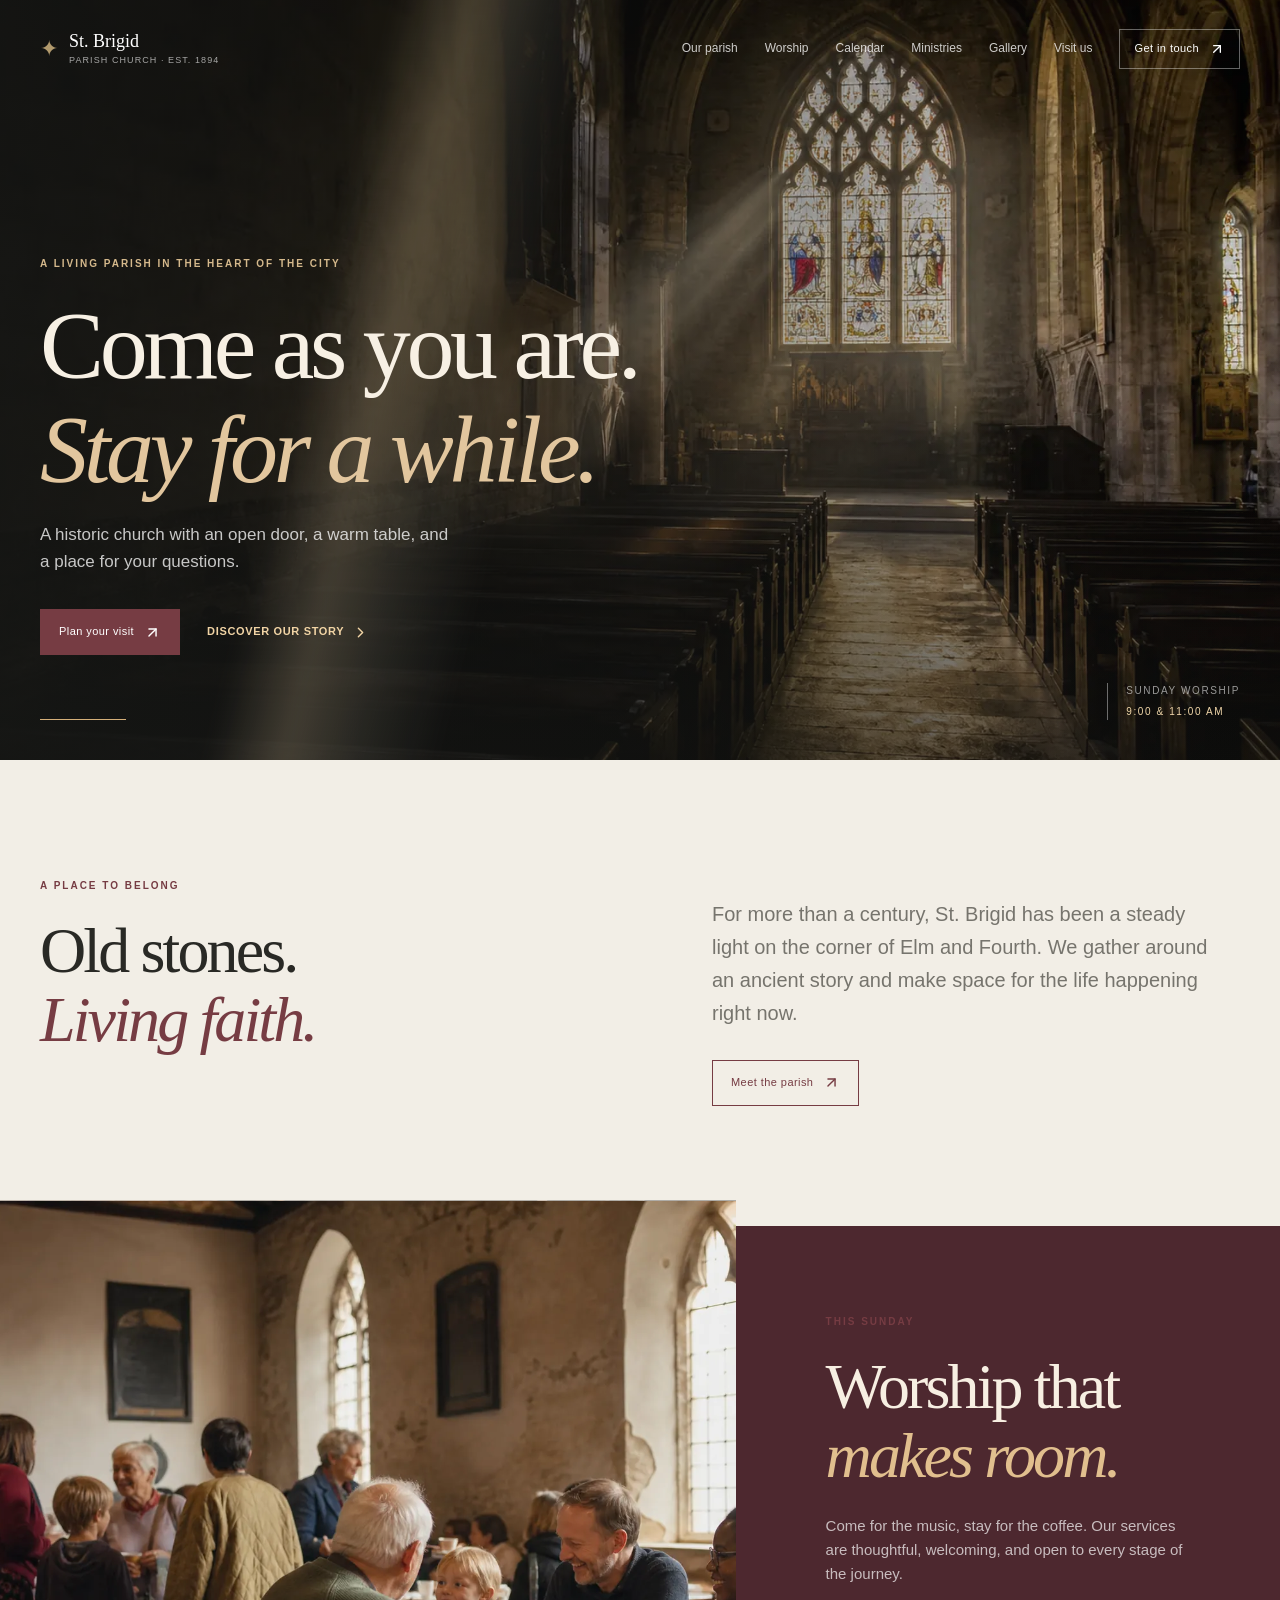
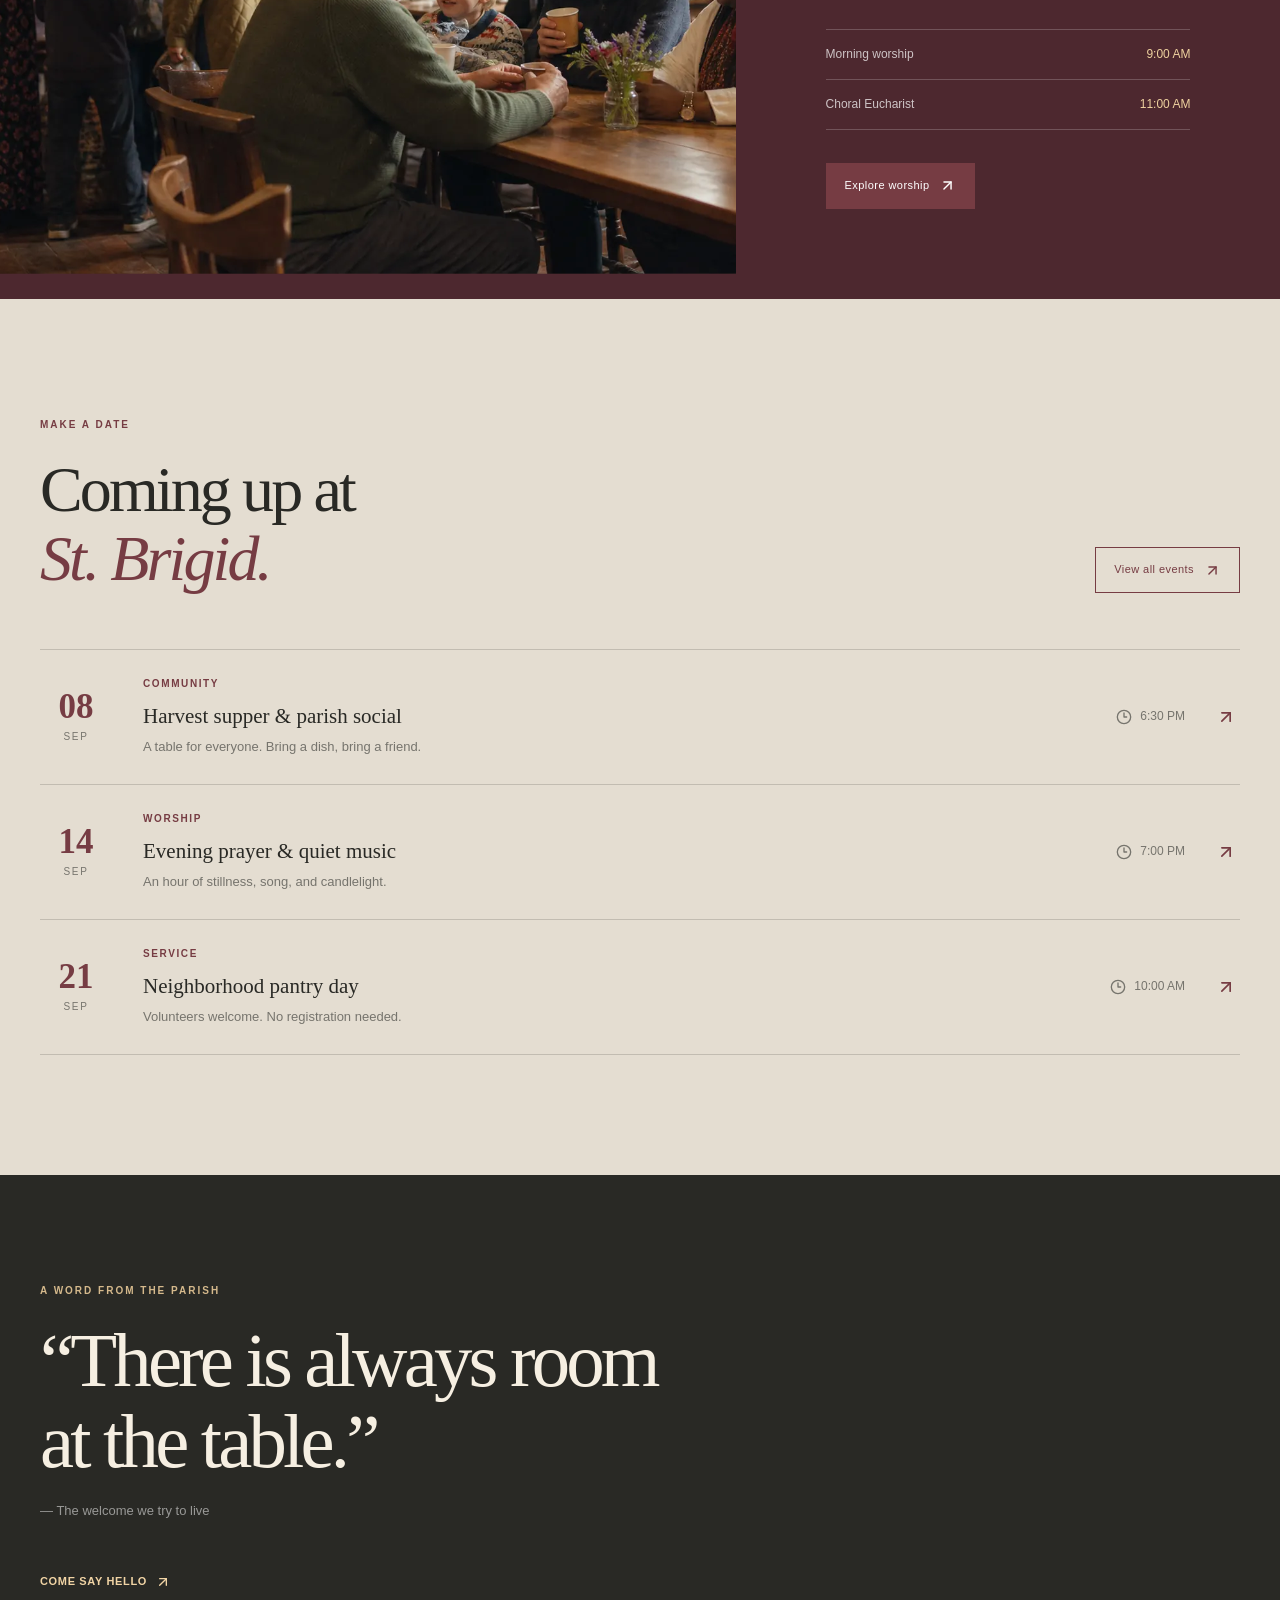
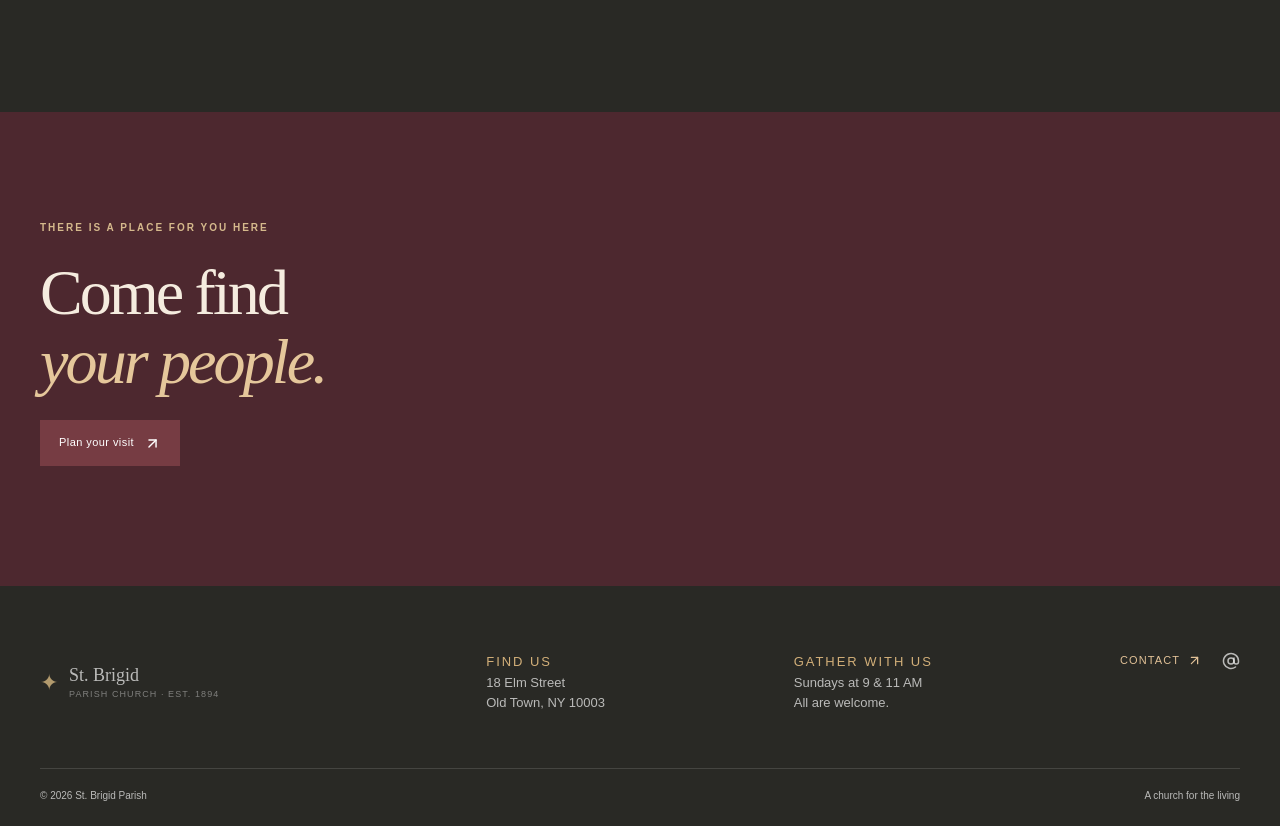
<file: work/st-brigid/index.html>
<!doctype html>
<html lang="en">
  <head>
    <meta charset="UTF-8" />
    <meta name="viewport" content="width=device-width, initial-scale=1.0" />
    <meta name="theme-color" content="#242421" />
    <meta name="description" content="St. Brigid Parish, a responsive church website project by Aymane Maach featuring warm visuals, polished layout, and frontend animation." />
    <meta name="author" content="Aymane Maach" />
    <meta name="robots" content="index, follow" />
    <link rel="canonical" href="https://aymanemaach.me/work/st-brigid/" />
    <meta property="og:title" content="St. Brigid Parish Project | Aymane Maach" />
    <meta property="og:description" content="A responsive church website project by Aymane Maach with polished layout, warm visuals, and frontend animation." />
    <meta property="og:type" content="website" />
    <meta property="og:url" content="https://aymanemaach.me/work/st-brigid/" />
    <meta property="og:image" content="https://aymanemaach.me/assets/project-st-brigid-preview.jpg?v=2" />
    <title>St. Brigid Parish Project | Aymane Maach</title>
    <link rel="preload" href="./assets/sanctuary-iKA_uBau.webp" as="image" type="image/webp" fetchpriority="high" />
    <script type="module" crossorigin src="./assets/index-8TInl3cd.js"></script>
    <link rel="stylesheet" crossorigin href="./assets/index-OI613MKS.css">
  </head>
  <body>
    <div id="root"></div>
  </body>
</html>
</file>
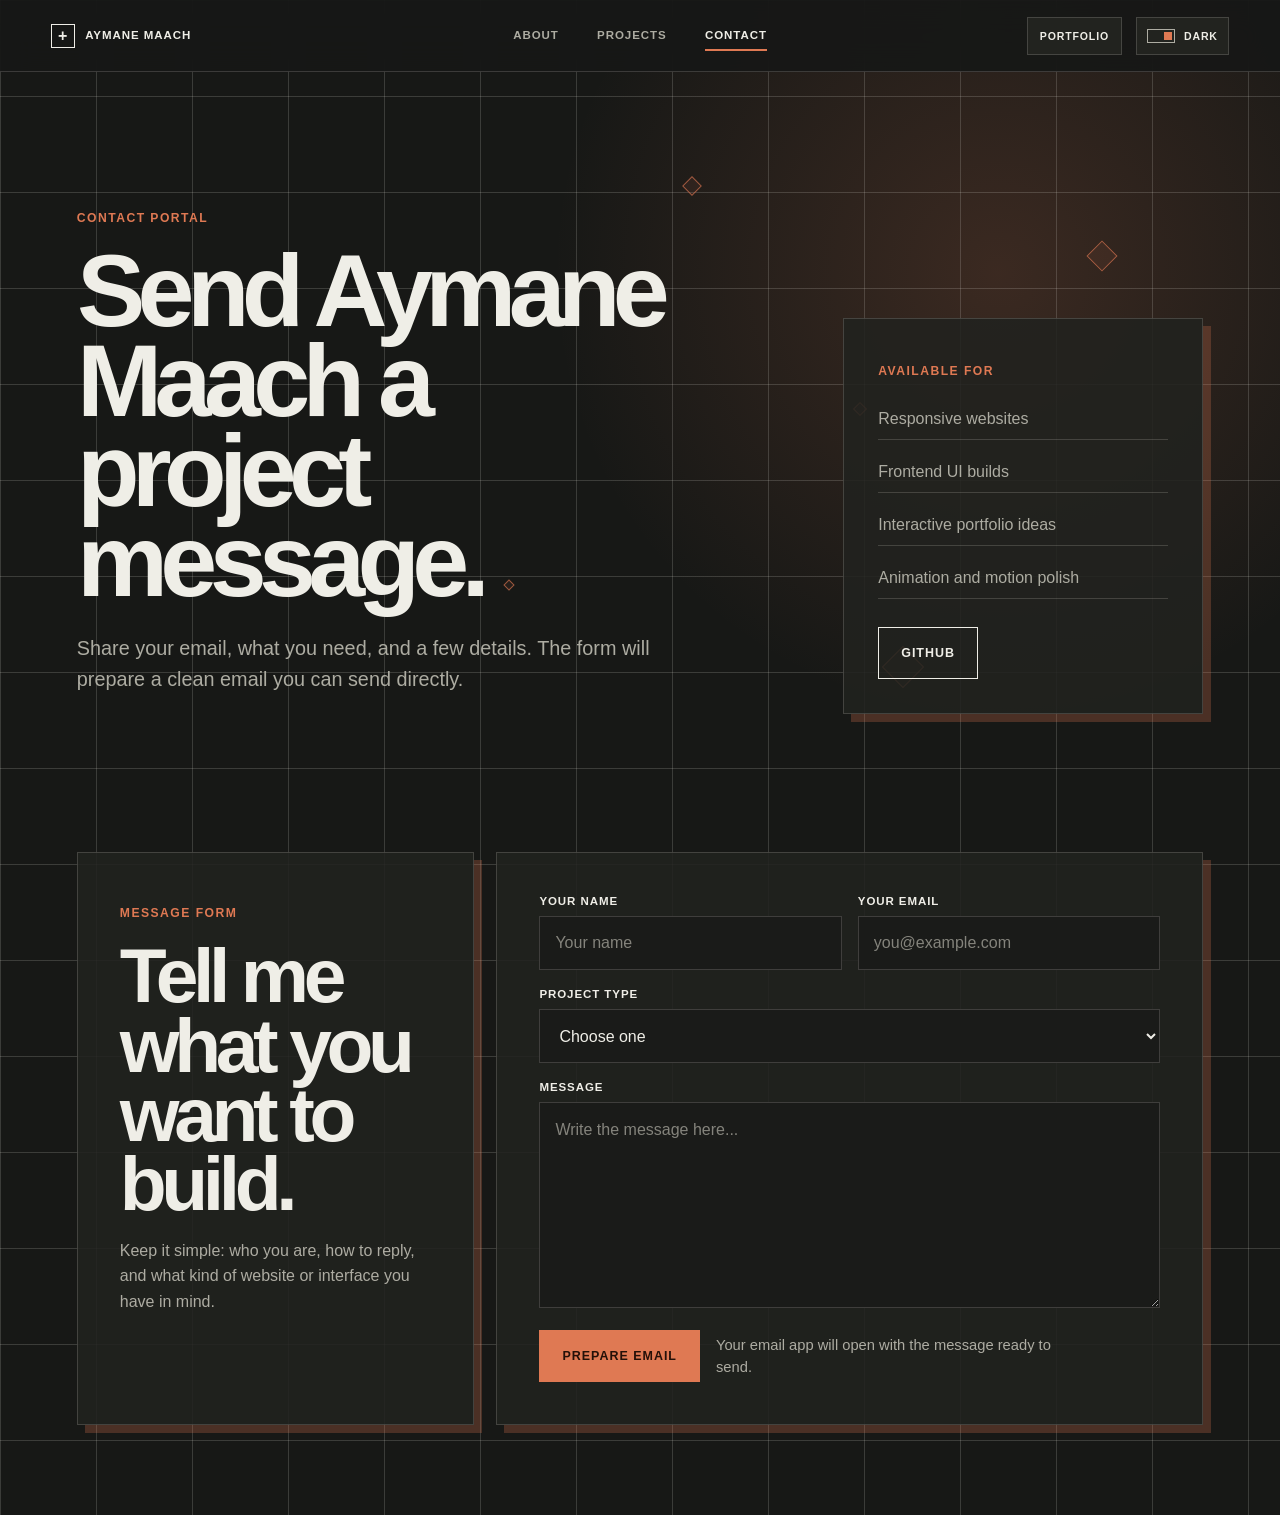
<file: contact.html>
<!doctype html>
<html lang="en" class="projects-document" data-theme="dark">
  <head>
    <meta charset="UTF-8" />
    <meta name="viewport" content="width=device-width, initial-scale=1.0" />
    <meta name="description" content="Contact Aymane Maach for web development projects, frontend work, responsive websites, animation, and interactive portfolio experiences." />
    <meta name="author" content="Aymane Maach" />
    <meta name="robots" content="index, follow" />
    <link rel="canonical" href="https://aymanemaach.me/contact.html" />
    <meta name="theme-color" content="#171816" />
    <meta property="og:title" content="Contact Aymane Maach" />
    <meta property="og:description" content="Send a message to Aymane Maach about web development, frontend projects, responsive websites, and creative interface work." />
    <meta property="og:type" content="website" />
    <meta property="og:url" content="https://aymanemaach.me/contact.html" />
    <meta property="og:site_name" content="Aymane Maach Portfolio" />
    <meta property="og:image" content="https://aymanemaach.me/assets/project-st-brigid-preview.jpg?v=2" />
    <meta name="twitter:card" content="summary_large_image" />
    <meta name="twitter:title" content="Contact Aymane Maach" />
    <meta name="twitter:description" content="Send a project message to Aymane Maach, creative web developer." />
    <meta name="twitter:image" content="https://aymanemaach.me/assets/project-st-brigid-preview.jpg?v=2" />
    <title>Contact Aymane Maach | Web Developer</title>
    <link rel="stylesheet" href="./styles.css?v=30" />
    <script src="./contact.js?v=1" defer></script>
  </head>
  <body class="projects-page contact-page">
    <a class="skip-link" href="#contact-form">Skip to contact form</a>

    <header class="topbar projects-topbar">
      <a class="brand" href="./index.html#intro" aria-label="Back to portfolio start">
        <span class="brand-mark" aria-hidden="true">+</span>
        <span>Aymane Maach</span>
      </a>

      <nav class="quest-nav" aria-label="Portfolio navigation">
        <a href="./index.html#about">About</a>
        <a href="./projects.html">Projects</a>
        <a href="./contact.html" class="is-active">Contact</a>
      </nav>

      <div class="topbar-actions">
        <a class="project-home-link" href="./index.html#intro">Portfolio</a>
        <button class="theme-toggle" type="button" aria-label="Switch to light mode" aria-pressed="true">
          <span class="theme-toggle-track" aria-hidden="true"><span></span></span>
          <span class="theme-toggle-label">Dark</span>
        </button>
      </div>
    </header>

    <main class="projects-main contact-main">
      <section class="contact-hero" aria-labelledby="contact-title">
        <div class="project-ambient" aria-hidden="true">
          <span></span><span></span><span></span><span></span><span></span>
        </div>
        <div>
          <p class="kicker">Contact portal</p>
          <h1 id="contact-title">Send Aymane Maach a project message.</h1>
          <p class="hero-lede">Share your email, what you need, and a few details. The form will prepare a clean email you can send directly.</p>
        </div>

        <aside class="contact-side-panel" aria-label="Contact details">
          <p class="panel-kicker">Available for</p>
          <ul>
            <li>Responsive websites</li>
            <li>Frontend UI builds</li>
            <li>Interactive portfolio ideas</li>
            <li>Animation and motion polish</li>
          </ul>
          <a class="secondary-action" href="https://github.com/golbenos" target="_blank" rel="noreferrer">GitHub</a>
        </aside>
      </section>

      <section class="contact-form-section" aria-labelledby="form-title">
        <div class="contact-form-copy">
          <p class="panel-kicker">Message form</p>
          <h2 id="form-title">Tell me what you want to build.</h2>
          <p>Keep it simple: who you are, how to reply, and what kind of website or interface you have in mind.</p>
        </div>

        <form class="contact-form" id="contact-form">
          <div class="field-grid">
            <label>
              <span>Your name</span>
              <input name="name" type="text" autocomplete="name" placeholder="Your name" required />
            </label>

            <label>
              <span>Your email</span>
              <input name="email" type="email" autocomplete="email" placeholder="you@example.com" required />
            </label>
          </div>

          <label>
            <span>Project type</span>
            <select name="projectType" required>
              <option value="">Choose one</option>
              <option>Website build</option>
              <option>Portfolio</option>
              <option>Frontend fix</option>
              <option>Animation or interaction</option>
              <option>Other</option>
            </select>
          </label>

          <label>
            <span>Message</span>
            <textarea name="message" rows="7" placeholder="Write the message here..." required></textarea>
          </label>

          <div class="contact-form-actions">
            <button class="primary-action" type="submit">Prepare Email</button>
            <p class="form-note" id="form-note" role="status" aria-live="polite">Your email app will open with the message ready to send.</p>
          </div>
        </form>

        <noscript>
          <p class="form-note">JavaScript is off. Email Aymane directly from your email app.</p>
        </noscript>
      </section>
    </main>
  </body>
</html>
</file>
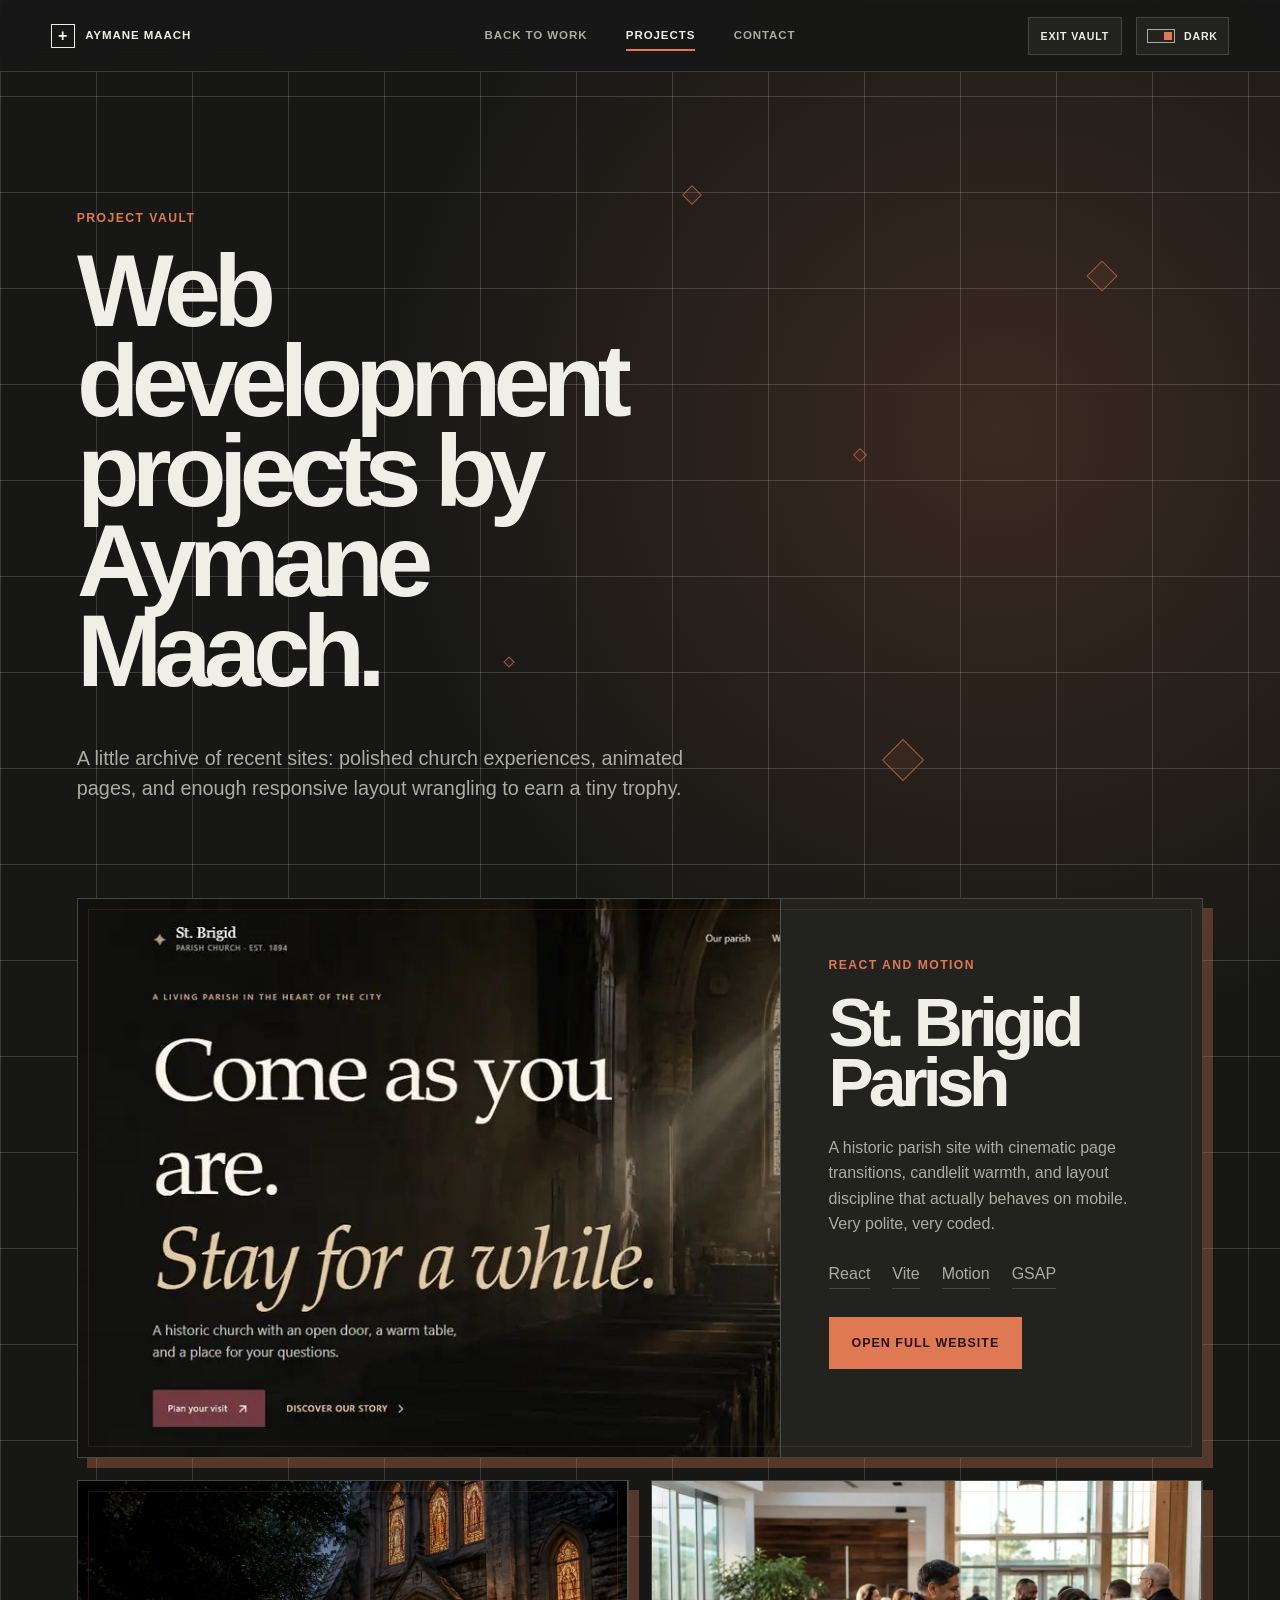
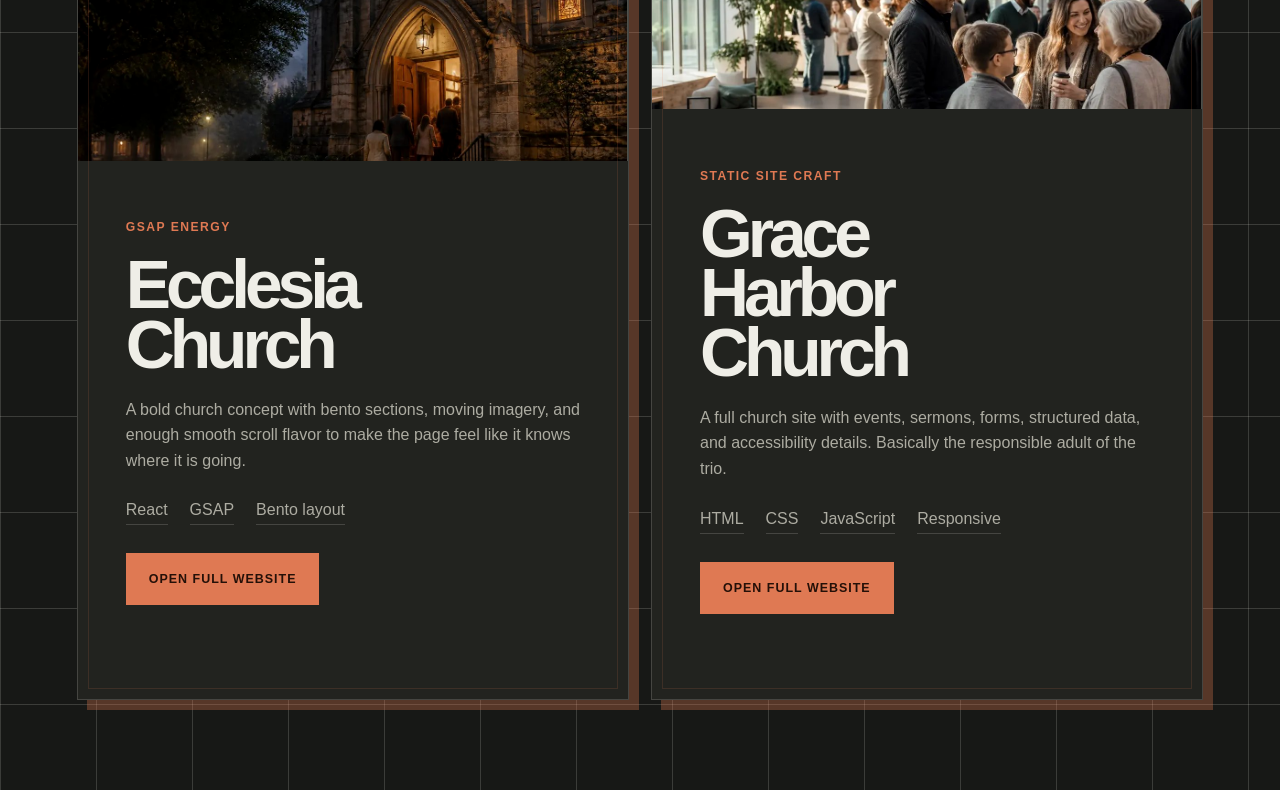
<file: projects.html>
<!doctype html>
<html lang="en" class="projects-document" data-theme="dark">
  <head>
    <meta charset="UTF-8" />
    <meta name="viewport" content="width=device-width, initial-scale=1.0" />
    <meta name="description" content="Recent web development projects by Aymane Maach, including responsive church websites, animated interfaces, React builds, and frontend design work." />
    <meta name="author" content="Aymane Maach" />
    <meta name="robots" content="index, follow" />
    <link rel="canonical" href="https://aymanemaach.me/projects.html" />
    <meta name="theme-color" content="#171816" />
    <meta property="og:title" content="Projects | Aymane Maach" />
    <meta property="og:description" content="Selected web development projects by Aymane Maach: responsive sites, React interfaces, GSAP animation, and frontend craft." />
    <meta property="og:type" content="website" />
    <meta property="og:url" content="https://aymanemaach.me/projects.html" />
    <meta property="og:site_name" content="Aymane Maach Portfolio" />
    <meta property="og:image" content="https://aymanemaach.me/assets/project-st-brigid-preview.jpg?v=2" />
    <meta name="twitter:card" content="summary_large_image" />
    <meta name="twitter:title" content="Projects | Aymane Maach" />
    <meta name="twitter:description" content="Selected web development projects by Aymane Maach, including responsive sites, React interfaces, and frontend animation." />
    <meta name="twitter:image" content="https://aymanemaach.me/assets/project-st-brigid-preview.jpg?v=2" />
    <title>Projects | Aymane Maach Web Developer Portfolio</title>
    <link rel="preload" href="./assets/project-st-brigid-preview.jpg?v=2" as="image" type="image/jpeg" fetchpriority="high" />
    <link rel="stylesheet" href="./styles.css?v=30" />
    <script src="./projects.js?v=1" defer></script>
    <script type="application/ld+json">
      {
        "@context": "https://schema.org",
        "@type": "CollectionPage",
        "name": "Aymane Maach Projects",
        "url": "https://aymanemaach.me/projects.html",
        "description": "Selected web development projects by Aymane Maach.",
        "author": {
          "@type": "Person",
          "name": "Aymane Maach",
          "url": "https://aymanemaach.me/"
        },
        "hasPart": [
          {
            "@type": "CreativeWork",
            "name": "St. Brigid Parish",
            "url": "https://aymanemaach.me/work/st-brigid/",
            "programmingLanguage": ["React", "JavaScript", "CSS"]
          },
          {
            "@type": "CreativeWork",
            "name": "Ecclesia Church",
            "url": "https://aymanemaach.me/work/ecclesia/",
            "programmingLanguage": ["React", "JavaScript", "CSS"]
          },
          {
            "@type": "CreativeWork",
            "name": "Grace Harbor Church",
            "url": "https://aymanemaach.me/work/grace-harbor/",
            "programmingLanguage": ["HTML", "CSS", "JavaScript"]
          }
        ]
      }
    </script>
  </head>
  <body class="projects-page">
    <a class="skip-link" href="#projects">Skip to projects</a>

    <header class="topbar projects-topbar">
      <a class="brand" href="./index.html#intro" aria-label="Back to portfolio start">
        <span class="brand-mark" aria-hidden="true">+</span>
        <span>Aymane Maach</span>
      </a>

      <nav class="quest-nav" aria-label="Portfolio navigation">
        <a href="./index.html#work">Back to Work</a>
        <a href="#projects" class="is-active">Projects</a>
        <a href="./contact.html">Contact</a>
      </nav>

      <div class="topbar-actions">
        <a class="project-home-link" href="./index.html#work">Exit vault</a>
        <button class="theme-toggle" type="button" aria-label="Switch to light mode" aria-pressed="true">
          <span class="theme-toggle-track" aria-hidden="true"><span></span></span>
          <span class="theme-toggle-label">Dark</span>
        </button>
      </div>
    </header>

    <main id="projects" class="projects-main">
      <section class="projects-hero" aria-labelledby="projects-title">
        <div class="project-ambient" aria-hidden="true">
          <span></span><span></span><span></span><span></span><span></span>
        </div>
        <p class="kicker">Project vault</p>
        <h1 id="projects-title">Web development projects by Aymane Maach.</h1>
        <p class="hero-lede">A little archive of recent sites: polished church experiences, animated pages, and enough responsive layout wrangling to earn a tiny trophy.</p>
      </section>

      <section class="projects-grid" aria-label="Recent projects">
        <article class="project-card project-card-large" style="--delay: 0ms">
          <a class="project-shot project-shot-brigid" href="./work/st-brigid/" aria-label="Open the full St. Brigid Parish website">
            <img src="./assets/project-st-brigid-preview.jpg?v=2" alt="St. Brigid Parish homepage preview" fetchpriority="high" decoding="async" width="1200" height="750" />
          </a>
          <div class="project-card-copy">
            <p class="panel-kicker">React and motion</p>
            <h2>St. Brigid Parish</h2>
            <p>A historic parish site with cinematic page transitions, candlelit warmth, and layout discipline that actually behaves on mobile. Very polite, very coded.</p>
            <div class="project-details">
              <span>React</span>
              <span>Vite</span>
              <span>Motion</span>
              <span>GSAP</span>
            </div>
            <a class="primary-action" href="./work/st-brigid/">Open full website</a>
          </div>
        </article>

        <article class="project-card" style="--delay: 110ms">
          <a class="project-shot project-shot-ecclesia" href="./work/ecclesia/" aria-label="Open the full Ecclesia Church website">
            <img src="./assets/project-ecclesia-preview.jpg?v=2" alt="Ecclesia Church homepage preview" loading="lazy" decoding="async" width="1200" height="800" />
          </a>
          <div class="project-card-copy">
            <p class="panel-kicker">GSAP energy</p>
            <h2>Ecclesia Church</h2>
            <p>A bold church concept with bento sections, moving imagery, and enough smooth scroll flavor to make the page feel like it knows where it is going.</p>
            <div class="project-details">
              <span>React</span>
              <span>GSAP</span>
              <span>Bento layout</span>
            </div>
            <a class="primary-action" href="./work/ecclesia/">Open full website</a>
          </div>
        </article>

        <article class="project-card" style="--delay: 220ms">
          <a class="project-shot project-shot-grace" href="./work/grace-harbor/" aria-label="Open the full Grace Harbor Church website">
            <img src="./assets/project-grace-preview.jpg?v=2" alt="Grace Harbor Church homepage preview" loading="lazy" decoding="async" width="1200" height="675" />
          </a>
          <div class="project-card-copy">
            <p class="panel-kicker">Static site craft</p>
            <h2>Grace Harbor Church</h2>
            <p>A full church site with events, sermons, forms, structured data, and accessibility details. Basically the responsible adult of the trio.</p>
            <div class="project-details">
              <span>HTML</span>
              <span>CSS</span>
              <span>JavaScript</span>
              <span>Responsive</span>
            </div>
            <a class="primary-action" href="./work/grace-harbor/">Open full website</a>
          </div>
        </article>
      </section>
    </main>
  </body>
</html>
</file>
<file: styles.css>
:root {
  color-scheme: dark;
  font-family: "Arial Narrow", "Aptos Display", "Helvetica Neue", Arial, sans-serif;
  font-synthesis: none;
  text-rendering: optimizeLegibility;
  --page: #171816;
  --surface: #22231f;
  --surface-strong: #2e302a;
  --ink: #efeee7;
  --muted: #adaca2;
  --accent: #df7953;
  --accent-ink: #241008;
  --line: rgba(239, 238, 231, 0.17);
  --topbar: rgba(23, 24, 22, 0.91);
  --shadow: rgba(7, 8, 7, 0.42);
}

[data-theme="light"] {
  color-scheme: light;
  --page: #d9d7ce;
  --surface: #c9c6ba;
  --surface-strong: #b6b2a5;
  --ink: #272724;
  --muted: #626159;
  --accent: #b95838;
  --accent-ink: #fff8f2;
  --line: rgba(39, 39, 36, 0.24);
  --topbar: rgba(217, 215, 206, 0.94);
  --shadow: rgba(46, 38, 33, 0.24);
}

* { box-sizing: border-box; }

html {
  scroll-behavior: auto;
  scroll-snap-type: y mandatory;
}

body {
  min-width: 320px;
  margin: 0;
  color: var(--ink);
  background: var(--page);
}

button, a { font: inherit; }

button:focus-visible, a:focus-visible {
  outline: 3px solid var(--accent);
  outline-offset: 4px;
}

.skip-link {
  position: fixed;
  left: 18px;
  top: -60px;
  z-index: 100;
  padding: 12px 16px;
  color: var(--accent-ink);
  background: var(--accent);
  font-weight: 800;
  transition: top 160ms ease;
}

.skip-link:focus { top: 12px; }

.topbar {
  position: fixed;
  inset: 0 0 auto;
  z-index: 40;
  height: 72px;
  display: grid;
  grid-template-columns: 1fr auto 1fr;
  align-items: center;
  padding: 0 clamp(18px, 4vw, 64px);
  border-bottom: 1px solid var(--line);
  background: var(--topbar);
  backdrop-filter: blur(16px);
}

.brand,
.quest-nav a,
.level-counter {
  color: var(--ink);
  font-size: 0.72rem;
  font-weight: 900;
  letter-spacing: 0.08em;
  line-height: 1;
  text-decoration: none;
  text-transform: uppercase;
}

.brand {
  width: max-content;
  display: inline-flex;
  align-items: center;
  gap: 10px;
}

.brand-mark {
  width: 24px;
  height: 24px;
  display: grid;
  place-items: center;
  border: 1px solid var(--ink);
  font-size: 1rem;
}

.quest-nav { display: flex; gap: clamp(16px, 3vw, 40px); }

.quest-nav a {
  position: relative;
  padding: 10px 0;
  color: var(--muted);
}

.quest-nav a::after {
  content: "";
  position: absolute;
  inset: auto 0 0;
  height: 2px;
  background: var(--accent);
  transform: scaleX(0);
  transform-origin: left;
  transition: transform 180ms ease;
}

.quest-nav a:hover,
.quest-nav a.is-active { color: var(--ink); }
.quest-nav a:hover::after,
.quest-nav a.is-active::after { transform: scaleX(1); }

.level-counter {
  margin: 0;
  color: var(--muted);
}

.topbar-actions {
  justify-self: end;
  display: flex;
  align-items: center;
  gap: 14px;
}

.speed-control { position: relative; }

.speed-control summary {
  min-height: 38px;
  display: inline-flex;
  align-items: center;
  gap: 8px;
  padding: 0 10px;
  border: 1px solid var(--line);
  color: var(--muted);
  background: var(--surface);
  font-size: 0.66rem;
  font-weight: 900;
  letter-spacing: 0.08em;
  text-transform: uppercase;
  cursor: pointer;
  list-style: none;
}

.speed-control summary::-webkit-details-marker { display: none; }
.speed-control summary:hover,
.speed-control[open] summary { color: var(--ink); border-color: var(--accent); }
.speed-value { min-width: 32px; color: var(--accent); }

.speed-popover {
  position: absolute;
  top: calc(100% + 10px);
  right: 0;
  width: 230px;
  padding: 18px;
  border: 1px solid var(--line);
  color: var(--ink);
  background: var(--page);
  box-shadow: 7px 7px 0 color-mix(in srgb, var(--accent) 62%, transparent);
}

.speed-popover label {
  display: block;
  margin-bottom: 15px;
  font-size: 0.72rem;
  font-weight: 900;
  letter-spacing: 0.08em;
  text-transform: uppercase;
}

.speed-popover input { width: 100%; accent-color: var(--accent); }
.speed-scale { display: flex; justify-content: space-between; margin-top: 8px; color: var(--muted); font-size: 0.66rem; }

.theme-toggle {
  min-height: 38px;
  display: inline-flex;
  align-items: center;
  gap: 9px;
  padding: 0 10px;
  border: 1px solid var(--line);
  color: var(--ink);
  background: var(--surface);
  cursor: pointer;
  transition: transform 180ms ease, border-color 180ms ease, background 180ms ease;
}

.theme-toggle:hover { border-color: var(--accent); }
.theme-toggle:active { transform: translateY(1px); }

.theme-toggle-track {
  position: relative;
  width: 28px;
  height: 14px;
  border: 1px solid var(--muted);
}

.theme-toggle-track span {
  position: absolute;
  top: 2px;
  left: 2px;
  width: 8px;
  height: 8px;
  background: var(--accent);
  transform: translateX(14px);
  transition: transform 220ms cubic-bezier(0.22, 1, 0.36, 1);
}

[data-theme="light"] .theme-toggle-track span { transform: translateX(0); }

.theme-toggle-label {
  min-width: 31px;
  font-size: 0.66rem;
  font-weight: 900;
  letter-spacing: 0.08em;
  text-transform: uppercase;
}

.stage {
  position: relative;
  min-height: 100dvh;
  padding: clamp(104px, 12vh, 150px) clamp(20px, 6vw, 96px) clamp(72px, 10vh, 120px);
  overflow: hidden;
  border-bottom: 1px solid var(--line);
  background:
    linear-gradient(var(--line) 1px, transparent 1px),
    linear-gradient(90deg, var(--line) 1px, transparent 1px),
    var(--page);
  background-size: 96px 96px;
  scroll-snap-align: start;
}

.stage::after {
  content: "";
  position: absolute;
  inset: 72px 24px 24px;
  z-index: 0;
  border: 1px solid var(--line);
  pointer-events: none;
}

.stage > * { position: relative; z-index: 2; }
.stage h1, .stage h2, .stage h3, .stage p { margin-top: 0; }

.stage h1, .stage h2 {
  max-width: 11ch;
  margin-bottom: 28px;
  font-size: clamp(3.1rem, 7.2vw, 7.4rem);
  font-weight: 900;
  letter-spacing: -0.075em;
  line-height: 0.9;
}

.stage h1 em {
  display: inline-block;
  padding-bottom: 0.08em;
  color: var(--accent);
  font-style: italic;
  line-height: 1.1;
}

.kicker,
.panel-kicker {
  margin-bottom: 22px;
  color: var(--accent);
  font-size: 0.76rem;
  font-weight: 900;
  letter-spacing: 0.12em;
  line-height: 1;
  text-transform: uppercase;
}

.hero-lede,
.large-copy {
  max-width: 52ch;
  color: var(--muted);
  font-size: clamp(1rem, 1.55vw, 1.25rem);
  line-height: 1.55;
}

.stage-intro {
  display: grid;
  grid-template-columns: minmax(0, 1.05fr) minmax(340px, 0.95fr);
  align-items: center;
  gap: 6vw;
}

.hero-copy { z-index: 3; }
.hero-copy .hero-lede { max-width: 44ch; }
.stage-intro h1 { max-width: 10ch; font-size: clamp(3.1rem, 6.2vw, 6.6rem); }

.hero-copy .kicker { animation: hero-signal 640ms ease-out both; }
.hero-copy h1 { animation: hero-title-in 900ms 80ms cubic-bezier(0.16, 1, 0.3, 1) both; }
.hero-copy .hero-lede { animation: content-rise 720ms 240ms cubic-bezier(0.16, 1, 0.3, 1) both; }
.hero-copy h1 em { transition: color 220ms ease, transform 220ms ease, letter-spacing 220ms ease; }
.hero-copy:hover h1 em { transform: translateY(-4px) rotate(-1deg); letter-spacing: -0.04em; }

@keyframes hero-signal {
  from { opacity: 0; letter-spacing: 0.34em; transform: translateX(-12px); }
  to { opacity: 1; letter-spacing: 0.12em; transform: translateX(0); }
}

@keyframes hero-title-in {
  from { opacity: 0; transform: translateY(36px) skewY(3deg); filter: blur(8px); }
  to { opacity: 1; transform: translateY(0) skewY(0); filter: none; }
}

.hero-world {
  position: relative;
  min-height: min(68dvh, 700px);
  overflow: hidden;
  border: 1px solid var(--line);
  background:
    linear-gradient(var(--line) 1px, transparent 1px),
    linear-gradient(90deg, var(--line) 1px, transparent 1px),
    radial-gradient(circle at 50% 44%, color-mix(in srgb, var(--accent) 18%, transparent), transparent 34%),
    var(--surface);
  background-size: 48px 48px, 48px 48px, auto, auto;
}

.hero-world::before {
  content: "";
  position: absolute;
  left: 13%;
  right: 13%;
  bottom: 24%;
  height: 2px;
  background: var(--accent);
  box-shadow: 0 12px 0 color-mix(in srgb, var(--accent) 34%, transparent);
}

.spawn-marker {
  position: absolute;
  left: 50%;
  bottom: 24%;
  width: 104px;
  height: 22px;
  border: 1px solid var(--accent);
  background: color-mix(in srgb, var(--accent) 14%, transparent);
  transform: translate(-50%, 50%);
}

.ambient-diamonds {
  position: absolute;
  inset: 0;
  overflow: hidden;
  pointer-events: none;
}

.ambient-diamonds span {
  position: absolute;
  width: 18px;
  height: 18px;
  border: 1px solid color-mix(in srgb, var(--accent) 72%, transparent);
  background: color-mix(in srgb, var(--accent) 8%, transparent);
  transform: rotate(45deg);
  animation: diamond-float 5.8s ease-in-out infinite;
}

.ambient-diamonds span:nth-child(1) { left: 13%; top: 18%; animation-delay: -1.2s; }
.ambient-diamonds span:nth-child(2) { left: 72%; top: 14%; width: 10px; height: 10px; animation-delay: -3.8s; }
.ambient-diamonds span:nth-child(3) { left: 82%; top: 55%; width: 26px; height: 26px; animation-delay: -2.4s; }
.ambient-diamonds span:nth-child(4) { left: 24%; top: 62%; width: 12px; height: 12px; animation-delay: -4.7s; }
.ambient-diamonds span:nth-child(5) { left: 57%; top: 25%; width: 8px; height: 8px; animation-delay: -0.6s; }
.ambient-diamonds span:nth-child(6) { left: 42%; top: 73%; width: 21px; height: 21px; animation-delay: -3.1s; }

@keyframes diamond-float {
  0%, 100% { opacity: 0.2; transform: translate3d(0, 10px, 0) rotate(45deg) scale(0.76); }
  50% { opacity: 0.9; transform: translate3d(12px, -18px, 0) rotate(225deg) scale(1.08); }
}

.world-note {
  position: absolute;
  right: 18px;
  bottom: 12px;
  margin: 0;
  color: #aaa99f;
  font-size: 0.7rem;
  font-weight: 800;
  letter-spacing: 0.1em;
  text-transform: uppercase;
}

.checkpoint-stage { display: grid; align-items: center; }

.checkpoint-layout {
  width: min(1180px, 100%);
  margin: 0 auto;
  display: grid;
  grid-template-columns: minmax(230px, 0.62fr) minmax(0, 1.38fr);
  align-items: center;
  gap: clamp(54px, 9vw, 150px);
}

.checkpoint-right { grid-template-columns: minmax(0, 1.38fr) minmax(230px, 0.62fr); }

.checkpoint-marker {
  position: relative;
  min-height: 480px;
  display: grid;
  place-items: end center;
}

.checkpoint-beam {
  position: absolute;
  left: 50%;
  bottom: 70px;
  width: 3px;
  height: 260px;
  background: var(--accent);
  transform: translateX(-50%);
  transform-origin: bottom;
}

.checkpoint-flag {
  position: absolute;
  left: 50%;
  bottom: 270px;
  min-width: 140px;
  padding: 13px 16px;
  border: 1px solid var(--accent);
  color: var(--ink);
  background: var(--page);
  font-size: 0.72rem;
  font-weight: 900;
  letter-spacing: 0.1em;
  text-align: center;
  text-transform: uppercase;
  transform: translateX(0);
}

.checkpoint-base {
  width: 180px;
  height: 44px;
  margin-bottom: 48px;
  border: 1px solid var(--accent);
  background: repeating-linear-gradient(90deg, var(--accent) 0 10px, transparent 10px 20px);
  clip-path: polygon(14% 0, 86% 0, 100% 100%, 0 100%);
}

.checkpoint-marker::after {
  content: "";
  position: absolute;
  left: 50%;
  bottom: 38px;
  width: 240px;
  height: 28px;
  border-radius: 50%;
  background: rgba(217, 107, 66, 0.12);
  transform: translateX(-50%) scale(0.72);
  opacity: 0;
}

.checkpoint-marker.is-reached::after { animation: checkpoint-pulse 1s ease-out; }

@keyframes checkpoint-pulse {
  0% { opacity: 0.8; transform: translateX(-50%) scale(0.4); }
  100% { opacity: 0; transform: translateX(-50%) scale(1.35); }
}

.checkpoint-panel {
  --tilt-x: 0deg;
  --tilt-y: 0deg;
  --spot-x: 50%;
  --spot-y: 50%;
  position: relative;
  isolation: isolate;
  overflow: hidden;
  max-width: 760px;
  padding: clamp(28px, 4vw, 58px);
  border: 1px solid var(--line);
  background: var(--surface);
  box-shadow: 12px 12px 0 color-mix(in srgb, var(--accent) 55%, transparent);
}

.checkpoint-panel::before {
  content: "";
  position: absolute;
  inset: 0;
  z-index: 0;
  background: radial-gradient(circle 240px at var(--spot-x) var(--spot-y), color-mix(in srgb, var(--accent) 18%, transparent), transparent 72%);
  opacity: 0;
  transition: opacity 220ms ease;
  pointer-events: none;
}

.checkpoint-panel::after {
  content: "";
  position: absolute;
  inset: 10px;
  z-index: 0;
  border: 1px solid color-mix(in srgb, var(--accent) 16%, transparent);
  pointer-events: none;
}

.checkpoint-panel > * { position: relative; z-index: 1; }
.checkpoint-panel.is-pointer-active::before { opacity: 1; }

.game-ready .checkpoint-panel {
  opacity: 0;
  transform: translateY(38px) scale(0.97);
  pointer-events: none;
  transition: opacity 520ms cubic-bezier(0.22, 1, 0.36, 1), transform 520ms cubic-bezier(0.22, 1, 0.36, 1);
}

.game-ready .checkpoint-panel.is-revealed {
  opacity: 1;
  transform: perspective(1000px) translateY(0) rotateX(var(--tilt-x)) rotateY(var(--tilt-y)) scale(1);
  pointer-events: auto;
  transition: opacity 520ms cubic-bezier(0.22, 1, 0.36, 1), transform 160ms ease-out, box-shadow 220ms ease;
}

.game-ready .checkpoint-panel.is-revealed.is-pointer-active {
  box-shadow: 18px 18px 0 color-mix(in srgb, var(--accent) 68%, transparent);
}

.checkpoint-panel.is-revealed h2 { animation: title-unfold 720ms cubic-bezier(0.16, 1, 0.3, 1) both; }
.checkpoint-panel.is-revealed .panel-kicker { animation: kicker-signal 640ms ease-out both; }
.checkpoint-panel.is-revealed > p:not(.panel-kicker),
.checkpoint-panel.is-revealed .project-details,
.checkpoint-panel.is-revealed .work-actions,
.checkpoint-panel.is-revealed .loadout-list,
.checkpoint-panel.is-revealed .contact-actions,
.checkpoint-panel.is-revealed .text-link { animation: content-rise 620ms 110ms cubic-bezier(0.16, 1, 0.3, 1) both; }

@keyframes title-unfold {
  from { opacity: 0; clip-path: inset(0 100% 0 0); transform: translateX(-24px); letter-spacing: -0.11em; }
  to { opacity: 1; clip-path: inset(0 0 0 0); transform: translateX(0); letter-spacing: -0.075em; }
}

@keyframes kicker-signal {
  from { opacity: 0; letter-spacing: 0.34em; }
  to { opacity: 1; letter-spacing: 0.12em; }
}

@keyframes content-rise {
  from { opacity: 0; transform: translateY(18px); }
  to { opacity: 1; transform: translateY(0); }
}

.checkpoint-panel h2 { font-size: clamp(3rem, 6.4vw, 6.5rem); }
.checkpoint-panel > p:last-child { max-width: 54ch; color: var(--muted); line-height: 1.6; }

.project-details {
  display: flex;
  flex-wrap: wrap;
  gap: 10px 22px;
  margin: 28px 0;
  color: var(--muted);
}

.project-details span { border-bottom: 1px solid var(--line); padding-bottom: 5px; }

.work-actions {
  display: flex;
  flex-wrap: wrap;
  align-items: center;
  gap: 14px 18px;
}

.text-link {
  display: inline-flex;
  gap: 8px;
  color: var(--ink);
  font-weight: 850;
  text-underline-offset: 4px;
  transition: transform 180ms ease, color 180ms ease;
}

.text-link:hover { color: var(--accent); transform: translateX(8px); }

.loadout-list { margin-top: 32px; }

.loadout-row {
  display: grid;
  grid-template-columns: minmax(120px, 0.4fr) 1fr;
  gap: 24px;
  padding: 22px 0;
  border-bottom: 1px solid var(--line);
}

.loadout-row:first-child { border-top: 1px solid var(--line); }
.loadout-row p { margin: 0; color: var(--muted); }

.contact-actions { display: flex; flex-wrap: wrap; gap: 12px; margin-top: 34px; }

.primary-action,
.secondary-action {
  min-height: 52px;
  display: inline-flex;
  align-items: center;
  justify-content: center;
  padding: 0 22px;
  border: 1px solid var(--ink);
  border-radius: 0;
  color: var(--ink);
  background: transparent;
  font-size: 0.78rem;
  font-weight: 900;
  letter-spacing: 0.08em;
  text-decoration: none;
  text-transform: uppercase;
  transition: transform 180ms ease, color 180ms ease, background 180ms ease;
}

.primary-action { color: var(--accent-ink); border-color: var(--accent); background: var(--accent); }
.secondary-action:hover { color: var(--page); background: var(--ink); }
.primary-action:active, .secondary-action:active { transform: translateY(2px); }

.vault-action {
  min-width: 186px;
  box-shadow: 6px 6px 0 color-mix(in srgb, var(--accent) 30%, transparent);
}

.vault-action:hover {
  transform: translate(-2px, -2px);
  box-shadow: 9px 9px 0 color-mix(in srgb, var(--accent) 42%, transparent);
}

.projects-document {
  scroll-snap-type: none;
  scroll-behavior: auto;
}

.projects-page {
  min-height: 100dvh;
  background:
    linear-gradient(var(--line) 1px, transparent 1px),
    linear-gradient(90deg, var(--line) 1px, transparent 1px),
    radial-gradient(circle at 78% 18%, color-mix(in srgb, var(--accent) 18%, transparent), transparent 28%),
    var(--page);
  background-size: 96px 96px, 96px 96px, auto, auto;
}

.projects-topbar .project-home-link {
  min-height: 38px;
  display: inline-flex;
  align-items: center;
  padding: 0 12px;
  border: 1px solid var(--line);
  color: var(--ink);
  background: var(--surface);
  font-size: 0.66rem;
  font-weight: 900;
  letter-spacing: 0.08em;
  text-decoration: none;
  text-transform: uppercase;
  transition: border-color 180ms ease, color 180ms ease, transform 180ms ease;
}

.projects-topbar .project-home-link:hover {
  border-color: var(--accent);
  color: var(--accent);
  transform: translateY(-1px);
}

.projects-main {
  position: relative;
  overflow: hidden;
  padding: clamp(110px, 14vh, 150px) clamp(20px, 6vw, 86px) 90px;
}

.projects-hero {
  position: relative;
  min-height: min(54dvh, 560px);
  display: grid;
  align-content: center;
  max-width: 1180px;
  margin: 0 auto;
  padding: clamp(38px, 6vw, 74px) 0;
}

.projects-hero h1 {
  max-width: 10.5ch;
  margin: 0 0 26px;
  font-size: clamp(3.2rem, 8vw, 8.4rem);
  font-weight: 900;
  letter-spacing: -0.075em;
  line-height: 0.88;
  animation: hero-title-in 900ms 80ms cubic-bezier(0.16, 1, 0.3, 1) both;
}

.projects-hero .hero-lede {
  max-width: 58ch;
  animation: content-rise 720ms 230ms cubic-bezier(0.16, 1, 0.3, 1) both;
}

.project-ambient {
  position: absolute;
  inset: 0;
  pointer-events: none;
}

.project-ambient span {
  position: absolute;
  width: 22px;
  height: 22px;
  border: 1px solid color-mix(in srgb, var(--accent) 64%, transparent);
  background: color-mix(in srgb, var(--accent) 8%, transparent);
  transform: rotate(45deg);
  animation: diamond-float 6.2s ease-in-out infinite;
}

.project-ambient span:nth-child(1) { right: 8%; top: 18%; animation-delay: -1.8s; }
.project-ambient span:nth-child(2) { right: 30%; top: 42%; width: 10px; height: 10px; animation-delay: -3s; }
.project-ambient span:nth-child(3) { left: 54%; top: 8%; width: 14px; height: 14px; animation-delay: -4.2s; }
.project-ambient span:nth-child(4) { left: 72%; bottom: 16%; width: 30px; height: 30px; animation-delay: -0.8s; }
.project-ambient span:nth-child(5) { left: 38%; bottom: 30%; width: 8px; height: 8px; animation-delay: -5.1s; }

.projects-grid {
  width: min(1180px, 100%);
  margin: 0 auto;
  display: grid;
  grid-template-columns: repeat(2, minmax(0, 1fr));
  gap: 22px;
}

.project-card {
  --spot-x: 50%;
  --spot-y: 50%;
  position: relative;
  isolation: isolate;
  overflow: hidden;
  min-height: 520px;
  display: grid;
  grid-template-rows: minmax(210px, 0.86fr) auto;
  border: 1px solid var(--line);
  background: var(--surface);
  box-shadow: 10px 10px 0 color-mix(in srgb, var(--accent) 32%, transparent);
  opacity: 0;
  transform: translateY(38px);
  animation: project-card-in 720ms cubic-bezier(0.16, 1, 0.3, 1) forwards;
  animation-delay: var(--delay);
  transition: transform 220ms ease, box-shadow 220ms ease, border-color 220ms ease;
}

.project-card::before {
  content: "";
  position: absolute;
  inset: 0;
  z-index: -1;
  background: radial-gradient(circle 300px at var(--spot-x) var(--spot-y), color-mix(in srgb, var(--accent) 18%, transparent), transparent 72%);
  opacity: 0;
  transition: opacity 220ms ease;
}

.project-card::after {
  content: "";
  position: absolute;
  inset: 10px;
  border: 1px solid color-mix(in srgb, var(--accent) 14%, transparent);
  pointer-events: none;
}

.project-card:hover {
  border-color: color-mix(in srgb, var(--accent) 58%, var(--line));
  box-shadow: 16px 16px 0 color-mix(in srgb, var(--accent) 48%, transparent);
  transform: translate(-3px, -4px);
}

.project-card:hover::before { opacity: 1; }

.project-card-large {
  grid-column: 1 / -1;
  min-height: 560px;
  grid-template-columns: minmax(0, 1.25fr) minmax(320px, 0.75fr);
  grid-template-rows: 1fr;
}

.project-shot {
  position: relative;
  display: block;
  min-height: 100%;
  overflow: hidden;
  border-right: 1px solid var(--line);
  background: var(--surface-strong);
}

.project-shot img {
  width: 100%;
  height: 100%;
  min-height: 260px;
  display: block;
  object-fit: cover;
  filter: saturate(0.92) contrast(1.04);
  transition: transform 600ms cubic-bezier(0.16, 1, 0.3, 1), filter 220ms ease;
}

.project-shot-brigid img {
  object-position: left top;
  transform: scale(1.3);
  transform-origin: left top;
}

.project-shot-ecclesia img,
.project-shot-grace img {
  object-position: center top;
}

.project-card:hover .project-shot img {
  transform: scale(1.045);
  filter: saturate(1.08) contrast(1.08);
}

.project-card:hover .project-shot-brigid img {
  transform: scale(1.34);
}

.project-card-copy {
  position: relative;
  z-index: 1;
  padding: clamp(28px, 4vw, 48px);
}

.project-card-copy h2 {
  max-width: 8.5ch;
  margin: 0 0 22px;
  font-size: clamp(2.6rem, 5.3vw, 5.8rem);
  font-weight: 900;
  letter-spacing: -0.075em;
  line-height: 0.88;
}

.project-card-copy p:not(.panel-kicker) {
  max-width: 52ch;
  color: var(--muted);
  line-height: 1.6;
}

.contact-main {
  display: grid;
  gap: clamp(28px, 5vw, 64px);
}

.contact-hero {
  position: relative;
  width: min(1180px, 100%);
  min-height: min(48dvh, 520px);
  display: grid;
  grid-template-columns: minmax(0, 1fr) minmax(280px, 360px);
  align-items: center;
  gap: clamp(24px, 5vw, 72px);
  margin: 0 auto;
  padding: clamp(38px, 6vw, 74px) 0;
}

.contact-hero h1 {
  max-width: 11ch;
  margin: 0 0 26px;
  font-size: clamp(3.2rem, 8vw, 8.4rem);
  font-weight: 900;
  letter-spacing: -0.075em;
  line-height: 0.88;
  animation: hero-title-in 900ms 80ms cubic-bezier(0.16, 1, 0.3, 1) both;
}

.contact-side-panel,
.contact-form,
.contact-form-copy {
  position: relative;
  border: 1px solid var(--line);
  background: color-mix(in srgb, var(--surface) 88%, transparent);
  box-shadow: 8px 8px 0 color-mix(in srgb, var(--accent) 26%, transparent);
}

.contact-side-panel {
  padding: clamp(22px, 3vw, 34px);
  align-self: end;
}

.contact-side-panel ul {
  display: grid;
  gap: 12px;
  margin: 18px 0 28px;
  padding: 0;
  list-style: none;
}

.contact-side-panel li {
  padding: 11px 0;
  border-bottom: 1px solid var(--line);
  color: var(--muted);
}

.contact-form-section {
  width: min(1180px, 100%);
  display: grid;
  grid-template-columns: minmax(260px, 0.72fr) minmax(0, 1.28fr);
  gap: 22px;
  margin: 0 auto;
}

.contact-form-copy,
.contact-form {
  padding: clamp(24px, 4vw, 42px);
}

.contact-form-copy h2 {
  max-width: 9ch;
  margin: 0 0 20px;
  font-size: clamp(2.8rem, 6vw, 6.2rem);
  font-weight: 900;
  letter-spacing: -0.07em;
  line-height: 0.9;
}

.contact-form-copy p:last-child {
  max-width: 34ch;
  margin: 0;
  color: var(--muted);
  line-height: 1.6;
}

.contact-form {
  display: grid;
  gap: 18px;
}

.field-grid {
  display: grid;
  grid-template-columns: repeat(2, minmax(0, 1fr));
  gap: 16px;
}

.contact-form label {
  display: grid;
  gap: 9px;
}

.contact-form label span {
  color: var(--ink);
  font-size: 0.72rem;
  font-weight: 900;
  letter-spacing: 0.08em;
  text-transform: uppercase;
}

.contact-form input,
.contact-form select,
.contact-form textarea {
  width: 100%;
  border: 1px solid var(--line);
  border-radius: 0;
  color: var(--ink);
  background: color-mix(in srgb, var(--page) 72%, var(--surface));
  font: inherit;
  font-size: 1rem;
}

.contact-form input,
.contact-form select {
  min-height: 54px;
  padding: 0 15px;
}

.contact-form textarea {
  resize: vertical;
  min-height: 180px;
  padding: 15px;
  line-height: 1.55;
}

.contact-form input::placeholder,
.contact-form textarea::placeholder {
  color: color-mix(in srgb, var(--muted) 72%, transparent);
}

.contact-form input:focus,
.contact-form select:focus,
.contact-form textarea:focus {
  outline: 3px solid var(--accent);
  outline-offset: 2px;
  border-color: var(--accent);
}

.contact-form-actions {
  display: flex;
  align-items: center;
  gap: 16px;
  flex-wrap: wrap;
  margin-top: 4px;
}

.contact-form button {
  cursor: pointer;
}

.form-note {
  max-width: 42ch;
  margin: 0;
  color: var(--muted);
  font-size: 0.92rem;
  line-height: 1.5;
}

@keyframes project-card-in {
  to { opacity: 1; transform: translateY(0); }
}

.game-layer {
  position: absolute;
  inset: 0;
  z-index: 30;
  overflow: visible;
  pointer-events: none;
  isolation: isolate;
}

.game-character {
  position: absolute;
  left: 0;
  top: 0;
  width: 56px;
  height: 116px;
  transform: translate3d(68vw, 68vh, 0);
  will-change: transform;
}

.character-shadow {
  position: absolute;
  left: 4px;
  bottom: 0;
  width: 48px;
  height: 11px;
  border-radius: 50%;
  background: rgba(14, 15, 14, 0.32);
  transition: transform 260ms ease, opacity 260ms ease;
}

.character-body {
  position: absolute;
  inset: 0 auto auto 0;
  z-index: 2;
  width: 56px;
  height: 112px;
  transform-origin: 50% 100%;
  will-change: transform, opacity, filter;
}

.character-orbit {
  position: absolute;
  inset: -18px -20px -8px;
  z-index: 1;
  animation: orbit-shell 7s linear infinite;
  pointer-events: none;
}

.character-orbit i {
  position: absolute;
  width: 8px;
  height: 8px;
  border: 1px solid var(--accent);
  background: color-mix(in srgb, var(--accent) 14%, transparent);
  transform: rotate(45deg);
  animation: orbit-pulse 1.8s ease-in-out infinite alternate;
}

.character-orbit i:nth-child(1) { left: 0; top: 42%; }
.character-orbit i:nth-child(2) { right: 2px; top: 16%; width: 6px; height: 6px; animation-delay: -0.7s; }
.character-orbit i:nth-child(3) { right: 10px; bottom: 8%; width: 5px; height: 5px; animation-delay: -1.2s; }

@keyframes orbit-shell { to { transform: rotate(360deg); } }
@keyframes orbit-pulse { from { opacity: 0.22; scale: 0.65; } to { opacity: 0.95; scale: 1.15; } }

.sprite {
  display: block;
  image-rendering: pixelated;
  background-repeat: no-repeat;
}

.sprite-idle {
  width: 56px;
  height: 112px;
  background-image: url('./assets/16x32 Idle-Sheet.png');
  background-size: 224px 560px;
  animation: idle-frames 1.05s steps(4) infinite;
}

.sprite-walk {
  width: 56px;
  height: 112px;
  background-image: url('./assets/16x32 Walk-Sheet.png');
  background-size: 224px 560px;
  animation: walk-frames 0.65s steps(4) infinite;
}

.sprite-run {
  width: 56px;
  height: 112px;
  background-image: url('./assets/16x32 Run-Sheet.png');
  background-size: 336px 560px;
  animation: run-frames 0.7s steps(6) infinite;
}

.sprite-jump {
  width: 56px;
  height: 112px;
  background-image: url('./assets/16x32 Jump-Sheet.png');
  background-size: 280px 560px;
  animation: jump-frames 0.64s steps(5) infinite;
}

@keyframes idle-frames { to { background-position-x: -224px; } }
@keyframes walk-frames { to { background-position-x: -224px; } }
@keyframes run-frames { to { background-position-x: -336px; } }
@keyframes jump-frames { to { background-position-x: -280px; } }

.character-idle,
.character-walk,
.character-run,
.character-jump { position: absolute; inset: 0; }
.character-walk, .character-run, .character-jump { display: none; }
.game-character.is-moving .character-idle { display: none; }
.game-character.is-moving .character-walk { display: block; }
.game-character.is-moving.is-running .character-walk { display: none; }
.game-character.is-moving.is-running .character-run { display: block; }
.game-character.is-jumping .character-idle,
.game-character.is-jumping .character-walk,
.game-character.is-jumping .character-run { display: none; }
.game-character.is-jumping .character-jump { display: block; }
.game-character.is-jumping .character-shadow { transform: scale(0.55); opacity: 0.22; }
.game-character.is-jumping .character-orbit { opacity: 0.5; }
.game-character.is-vanishing .character-orbit,
.game-character.is-vanishing .character-shadow { opacity: 0; }
.game-character.is-hidden { opacity: 0; }
.game-character.direction-down .sprite { background-position-y: 0; }
.game-character.direction-right .sprite { background-position-y: -112px; }
.game-character.direction-left .sprite { background-position-y: -224px; }
.game-character.direction-up .sprite { background-position-y: -336px; }
.game-character.direction-left .sprite { transform: scaleX(-1); }
.game-character.direction-up-left .sprite { background-position-y: -336px; transform: scaleX(-1); }
.game-character { transition: opacity 180ms ease, filter 180ms ease; }
.game-character.is-page-gliding { opacity: 0.72; }
.game-character.is-spawning { animation: character-spawn 560ms cubic-bezier(0.22, 1, 0.36, 1) both; }

@keyframes character-spawn {
  0% { opacity: 0; filter: blur(6px) brightness(1.8); }
  55% { opacity: 1; filter: blur(0) brightness(1.25); }
  100% { opacity: 1; filter: none; }
}

.click-target {
  position: absolute;
  left: 0;
  top: 0;
  width: 24px;
  height: 24px;
  border: 2px solid var(--accent);
  opacity: 0;
}

.click-target.is-visible { animation: target-ping 540ms ease-out; }

@keyframes target-ping {
  0% { opacity: 1; outline: 0 solid rgba(217, 107, 66, 0.7); }
  100% { opacity: 0; outline: 18px solid rgba(217, 107, 66, 0); }
}

.guide-button {
  position: fixed;
  right: 30px;
  bottom: 30px;
  z-index: 50;
  width: 78px;
  height: 78px;
  padding: 0;
  border: 0;
  color: var(--accent);
  background: transparent;
  cursor: pointer;
  transition: transform 220ms cubic-bezier(0.22, 1, 0.36, 1), opacity 180ms ease;
}

.guide-button::after {
  content: attr(data-label);
  position: absolute;
  right: 92px;
  top: 50%;
  width: max-content;
  padding: 9px 11px;
  border: 1px solid var(--line);
  color: var(--ink);
  background: var(--page);
  font-size: 0.68rem;
  font-weight: 900;
  letter-spacing: 0.08em;
  text-transform: uppercase;
  transform: translate(0, -50%);
  opacity: 0.78;
  pointer-events: none;
  transition: opacity 160ms ease, transform 160ms ease;
}

.guide-button:hover::after,
.guide-button:focus-visible::after { opacity: 1; }
.guide-button:hover:not(:disabled) { transform: scale(1.08); }
.guide-button:active { transform: scale(0.94); }
.guide-button:disabled { cursor: default; opacity: 0.42; }
.guide-button.is-travelling { opacity: 0.58; }

.guide-diamond {
  position: absolute;
  inset: 13px;
  display: grid;
  place-items: center;
  border: 1px solid var(--accent);
  background: color-mix(in srgb, var(--page) 86%, transparent);
  box-shadow: inset 0 0 0 7px color-mix(in srgb, var(--accent) 10%, transparent);
  transform: rotate(45deg);
}

.guide-diamond::before {
  content: "";
  position: absolute;
  inset: -9px;
  border: 1px solid color-mix(in srgb, var(--accent) 48%, transparent);
  animation: diamond-orbit 3.6s cubic-bezier(0.45, 0.05, 0.55, 0.95) infinite;
  will-change: transform, opacity;
}

.guide-diamond > span {
  width: 10px;
  height: 10px;
  background: var(--accent);
  animation: diamond-core 2.2s cubic-bezier(0.45, 0.05, 0.55, 0.95) infinite alternate;
  will-change: transform;
}

.guide-label,
.guide-route {
  position: absolute;
  width: 1px;
  height: 1px;
  overflow: hidden;
  clip: rect(0 0 0 0);
  white-space: nowrap;
}

@keyframes diamond-orbit {
  0%, 100% { transform: rotate(0) scale(0.94); opacity: 0.42; }
  50% { transform: rotate(90deg) scale(1.05); opacity: 0.86; }
}

@keyframes diamond-core {
  from { transform: scale(0.64) rotate(0); }
  to { transform: scale(0.98) rotate(90deg); }
}

@media (max-width: 900px) {
  html { scroll-snap-type: none; }

  .topbar {
    position: sticky;
    min-height: 72px;
    height: auto;
    grid-template-columns: 1fr auto;
    grid-template-areas:
      "brand actions"
      "nav nav";
    gap: 12px 16px;
    padding: 12px 16px 14px;
    background: var(--page);
    backdrop-filter: none;
  }

  .brand { grid-area: brand; }
  .brand > span:last-child { display: inline; }

  .quest-nav {
    grid-area: nav;
    display: flex;
    gap: 8px;
    width: calc(100vw - 32px);
    overflow-x: auto;
    padding: 2px 0 4px;
    scrollbar-width: none;
  }

  .quest-nav::-webkit-scrollbar { display: none; }

  .quest-nav a {
    flex: 0 0 auto;
    min-height: 36px;
    display: inline-flex;
    align-items: center;
    padding: 0 12px;
    border: 1px solid var(--line);
    color: var(--muted);
    background: var(--surface);
    font-size: 0.66rem;
  }

  .quest-nav a::after { display: none; }
  .quest-nav a.is-active,
  .quest-nav a:hover {
    color: var(--accent-ink);
    border-color: var(--accent);
    background: var(--accent);
  }

  .topbar-actions { grid-area: actions; gap: 8px; }
  .speed-control,
  .game-layer,
  .guide-button,
  .checkpoint-marker { display: none; }

  .level-counter {
    min-height: 38px;
    display: inline-flex;
    align-items: center;
    padding: 0 10px;
    border: 1px solid var(--line);
    color: var(--accent);
    background: var(--surface);
    font-size: 0.62rem;
  }

  .theme-toggle {
    min-width: 42px;
    min-height: 38px;
    justify-content: center;
    padding: 0 9px;
  }

  .theme-toggle-label { display: none; }

  .stage,
  .stage-intro {
    min-height: auto;
    display: block;
    padding: 64px 20px;
    border-bottom: 1px solid var(--line);
    background:
      linear-gradient(var(--line) 1px, transparent 1px),
      linear-gradient(90deg, var(--line) 1px, transparent 1px),
      radial-gradient(circle at 88% 12%, color-mix(in srgb, var(--accent) 13%, transparent), transparent 34%),
      var(--page);
    background-size: 54px 54px, 54px 54px, auto, auto;
    scroll-snap-align: none;
  }

  .stage::after { display: none; }
  .stage-intro { padding-top: 44px; }

  .stage h1,
  .stage h2 {
    max-width: 9.6ch;
    margin-bottom: 20px;
    font-size: clamp(3rem, 14.4vw, 5rem);
    line-height: 0.92;
  }

  .kicker,
  .panel-kicker { margin-bottom: 16px; }

  .hero-lede,
  .large-copy {
    max-width: 34rem;
    font-size: 1.02rem;
    line-height: 1.58;
  }

  .hero-copy { margin-bottom: 28px; }

  .hero-copy .kicker,
  .hero-copy h1,
  .hero-copy .hero-lede {
    animation: mobile-soft-in 420ms cubic-bezier(0.16, 1, 0.3, 1) both;
  }

  .hero-copy .hero-lede { animation-delay: 80ms; }
  .hero-copy:hover h1 em {
    transform: none;
    letter-spacing: inherit;
  }

  .ambient-diamonds span {
    animation: mobile-diamond-breathe 5s ease-in-out infinite;
    will-change: opacity;
  }

  .ambient-diamonds span:nth-child(n+5) { display: none; }

  @keyframes mobile-soft-in {
    from { opacity: 0; transform: translateY(10px); }
    to { opacity: 1; transform: translateY(0); }
  }

  @keyframes mobile-diamond-breathe {
    0%, 100% { opacity: 0.2; }
    50% { opacity: 0.68; }
  }

  .hero-world {
    min-height: 430px;
    border-color: color-mix(in srgb, var(--accent) 42%, var(--line));
    box-shadow: 8px 8px 0 color-mix(in srgb, var(--accent) 28%, transparent);
    background-size: 42px 42px, 42px 42px, auto, auto;
  }

  .hero-world::before {
    left: 14%;
    right: 14%;
    bottom: 21%;
  }

  .spawn-marker {
    bottom: 21%;
    width: 92px;
    height: 18px;
  }

  .spawn-marker::before {
    content: "";
    position: absolute;
    left: 50%;
    bottom: 9px;
    width: 56px;
    height: 112px;
    image-rendering: pixelated;
    background: url('./assets/16x32 Idle-Sheet.png') 0 0 / 224px 560px no-repeat;
    transform: translateX(-50%);
    backface-visibility: hidden;
    animation: idle-frames 1.05s steps(4) infinite, mobile-character-pop 360ms ease-out both;
  }

  .world-note {
    right: 14px;
    bottom: 12px;
    max-width: 16ch;
    text-align: right;
  }

  @keyframes mobile-character-pop {
    from { opacity: 0; }
    to { opacity: 1; }
  }

  .checkpoint-layout,
  .checkpoint-right {
    display: block;
    width: 100%;
  }

  .game-ready .checkpoint-panel,
  .game-ready .checkpoint-panel.is-revealed {
    max-width: none;
    padding: 28px 22px;
    border: 1px solid var(--line);
    background: color-mix(in srgb, var(--surface) 92%, transparent);
    box-shadow: 7px 7px 0 color-mix(in srgb, var(--accent) 28%, transparent);
    opacity: 1;
    transform: none;
    pointer-events: auto;
  }

  .checkpoint-panel::before { opacity: 0.55; }
  .checkpoint-panel::after { inset: 8px; }
  .checkpoint-panel h2 { font-size: clamp(2.8rem, 13vw, 4.8rem); }
  .checkpoint-panel > p:last-child { max-width: 36rem; }

  .checkpoint-panel.is-revealed h2,
  .checkpoint-panel.is-revealed .panel-kicker,
  .checkpoint-panel.is-revealed > p:not(.panel-kicker),
  .checkpoint-panel.is-revealed .project-details,
  .checkpoint-panel.is-revealed .work-actions,
  .checkpoint-panel.is-revealed .loadout-list,
  .checkpoint-panel.is-revealed .contact-actions,
  .checkpoint-panel.is-revealed .text-link {
    animation: none;
  }

  .project-details {
    gap: 8px;
    margin: 22px 0;
  }

  .project-details span {
    padding: 7px 9px;
    border: 1px solid var(--line);
    background: color-mix(in srgb, var(--page) 48%, transparent);
    font-size: 0.82rem;
  }

  .work-actions,
  .contact-actions {
    display: grid;
    grid-template-columns: 1fr;
    gap: 12px;
  }

  .primary-action,
  .secondary-action {
    width: 100%;
    min-height: 50px;
    padding-inline: 16px;
  }

  .text-link {
    justify-content: center;
    padding: 12px 0 0;
  }

  .loadout-row { grid-template-columns: 1fr; gap: 8px; }

  .projects-document { scroll-snap-type: none; }
  .projects-page { background-size: 54px 54px, 54px 54px, auto, auto; }
  .projects-topbar { grid-template-columns: 1fr auto; }
  .projects-topbar .project-home-link { display: none; }
  .projects-main { padding: 70px 20px 64px; }
  .projects-hero {
    min-height: auto;
    padding: 58px 0 44px;
  }
  .projects-hero h1 {
    max-width: 9.8ch;
    font-size: clamp(3rem, 15vw, 5.4rem);
  }
  .projects-grid,
  .project-card,
  .project-card-large,
  .contact-hero,
  .contact-form-section,
  .field-grid {
    display: grid;
    grid-template-columns: 1fr;
  }
  .project-card,
  .project-card-large {
    min-height: 0;
    grid-template-rows: auto auto;
    box-shadow: 7px 7px 0 color-mix(in srgb, var(--accent) 28%, transparent);
  }
  .project-shot {
    min-height: 260px;
    border-right: 0;
    border-bottom: 1px solid var(--line);
  }
  .project-card-copy h2 { font-size: clamp(2.6rem, 13vw, 4.6rem); }
  .contact-hero {
    min-height: auto;
    padding: 58px 0 12px;
  }
  .contact-hero h1 {
    max-width: 9.8ch;
    font-size: clamp(3rem, 15vw, 5.4rem);
  }
  .contact-side-panel,
  .contact-form,
  .contact-form-copy {
    box-shadow: 7px 7px 0 color-mix(in srgb, var(--accent) 24%, transparent);
  }
  .contact-form-actions {
    display: grid;
    grid-template-columns: 1fr;
  }
}

@media (max-width: 520px) {
  .topbar {
    padding-inline: 12px;
  }

  .brand {
    max-width: 150px;
    gap: 8px;
  }

  .brand > span:last-child {
    overflow: hidden;
    text-overflow: ellipsis;
    white-space: nowrap;
    font-size: 0.64rem;
  }

  .quest-nav { width: calc(100vw - 24px); }

  .level-counter { display: none; }

  .stage,
  .stage-intro {
    padding: 52px 16px;
  }

  .stage-intro { padding-top: 36px; }

  .hero-world {
    min-height: 350px;
    box-shadow: 6px 6px 0 color-mix(in srgb, var(--accent) 25%, transparent);
  }

  .spawn-marker::before {
    transform: translateX(-50%);
    transform-origin: 50% 100%;
  }

  .stage h1,
  .stage h2 {
    font-size: clamp(2.7rem, 14vw, 4.35rem);
    letter-spacing: -0.065em;
  }

  .game-ready .checkpoint-panel,
  .game-ready .checkpoint-panel.is-revealed {
    padding: 24px 18px;
    box-shadow: 5px 5px 0 color-mix(in srgb, var(--accent) 24%, transparent);
  }

  .checkpoint-panel h2 { font-size: clamp(2.45rem, 12.4vw, 4rem); }

  .hero-lede,
  .large-copy {
    font-size: 0.98rem;
  }

  .projects-main { padding-inline: 16px; }
  .project-shot { min-height: 210px; }
  .project-card-copy { padding: 24px; }
  .contact-form,
  .contact-form-copy,
  .contact-side-panel {
    padding: 22px;
  }
  .contact-form-copy h2 {
    font-size: clamp(2.45rem, 12.4vw, 4rem);
  }
}

@media (prefers-reduced-motion: reduce) {
  html { scroll-behavior: auto; }
  *, *::before, *::after {
    animation-duration: 0.01ms !important;
    animation-iteration-count: 1 !important;
    transition-duration: 0.01ms !important;
  }
}

@media (prefers-reduced-transparency: reduce) {
  .topbar { background: var(--page); backdrop-filter: none; }
}
</file>
<file: work/ecclesia/assets/index-S1y3pzk3.css>
@import "https://fonts.googleapis.com/css2?family=DM+Serif+Display:ital@0;1&family=Outfit:wght@300;400;500;600;700&display=swap";:root{--ink:#17342b;--cream:#ede9de;--paper:#f5f2e9;--lime:#c7d870;--orange:#bd764c;--line:#17342b2e;--serif:"DM Serif Display", Georgia, serif;--sans:"Outfit", Arial, sans-serif}*{box-sizing:border-box}html{scroll-behavior:smooth}body{background:var(--paper);color:var(--ink);font-family:var(--sans);margin:0;font-weight:400}button,input,textarea{font:inherit}button{cursor:pointer}img{max-width:100%;display:block}.app{overflow:hidden}.main-flow{width:100%;overflow-x:hidden}.nav-wrap{z-index:20;width:100%;padding:0 3.5vw;position:fixed;top:16px;left:0}.nav{min-height:64px;color:var(--cream);grid-template-columns:1fr auto 1fr;align-items:center;display:grid}.nav-orbit{isolation:isolate;position:relative}.nav-halo{z-index:-1;-webkit-backdrop-filter:blur(18px)saturate(1.25);backdrop-filter:blur(18px)saturate(1.25);background:#17342bd1;border:1px solid #c7d8706b;position:absolute;inset:0;box-shadow:0 22px 55px #17342b47,inset 0 1px #ffffff17}.wordmark{color:inherit;letter-spacing:-.03em;background:0 0;border:0;align-items:center;gap:10px;padding:0;font-size:15px;font-weight:600;display:inline-flex}.brand-name{font-family:var(--serif);letter-spacing:.015em;font-size:18px}.brand-tile{background:var(--lime);height:64px;color:var(--ink);clip-path:polygon(0 0,100% 0,89% 100%,0 100%);justify-self:start;padding:0 22px}.mark{color:var(--orange);flex:none}.brand-tile .mark{color:var(--ink)}.wordmark-muted{color:#17342b8c;font-family:var(--sans);letter-spacing:.11em;text-transform:uppercase;font-size:10px;font-weight:600}.nav-links{border-left:1px solid #ede9de29;border-right:1px solid #ede9de29;align-items:center;gap:6px;padding:6px;display:flex}.nav-links button{text-transform:capitalize;color:#ede9dead;letter-spacing:.04em;background:0 0;border:0;padding:9px 12px;font-size:12px;transition:background .3s,color .3s,transform .3s}.nav-links button.active,.nav-links button:hover{color:var(--ink);background:var(--lime);transform:translateY(-1px)}.nav-links button.active{border-bottom:0}.nav-give{justify-self:end;align-items:center;min-width:114px;height:64px;font-size:13px;font-weight:600;display:inline-flex;background:var(--orange)!important;color:var(--cream)!important;border:0!important;gap:9px!important;padding:0 19px!important}.nav-signal{place-items:center;width:13px;height:13px;display:grid;position:relative}.nav-signal-core,.nav-signal-ring{border-radius:50%;display:block;position:absolute}.nav-signal-core{background:var(--lime);width:6px;height:6px}.nav-signal-ring{border:1px solid var(--lime);width:13px;height:13px}.menu-toggle{color:var(--cream);background:0 0;border:0;display:none}.hero{min-height:100vh;color:var(--cream);isolation:isolate;align-items:center;padding:190px 7vw 35px;display:flex;position:relative}.hero-image,.hero-wash{z-index:-2;position:absolute;inset:0}.hero-image{filter:grayscale(.35)contrast(1.1);background-position:50%;background-size:cover}.hero-wash{z-index:-1;background:linear-gradient(90deg,#0a1914e0,#0a191461 60%,#0a191485),radial-gradient(circle at 85% 20%,#e875454d,#0000 32%)}.hero-content{max-width:1010px}.eyebrow{color:inherit;letter-spacing:.12em;text-transform:uppercase;margin:0 0 22px;font-size:11px;font-weight:600}.eyebrow:before{content:"";opacity:.7;background:currentColor;width:24px;height:1px;margin:0 11px 3px 0;display:inline-block}h1,h2,h3,p{margin-top:0}h1,h2{letter-spacing:-.065em;font-weight:400}h1{max-width:1150px;margin-bottom:30px;font-size:clamp(3.4rem,7vw,8rem);line-height:.93}h2{font-size:clamp(3rem,6.3vw,7rem);line-height:.9}em{color:var(--orange);font-family:var(--serif);font-weight:400}.hero-copy{color:#eee9ded1;max-width:470px;margin-bottom:35px;font-size:17px;line-height:1.55}.hero-actions{flex-wrap:wrap;gap:10px;display:flex}.button{border:1px solid #0000;align-items:center;gap:13px;padding:14px 18px;font-size:13px;font-weight:600;transition:transform .3s,background .3s,color .3s;display:inline-flex}.button:hover{transform:translateY(-3px)}.button-light{background:var(--lime);color:var(--ink)}.button-dark{background:var(--ink);color:var(--cream)}.button-ghost{color:var(--cream);background:0 0;border-color:#eee9de80}.hero-foot{color:#eee9deb8;text-transform:uppercase;letter-spacing:.1em;justify-content:space-between;font-size:11px;display:flex;position:absolute;bottom:32px;left:7vw;right:7vw}.scroll-note{align-items:center;gap:12px;display:inline-flex}.scroll-line{background:currentColor;width:46px;height:1px}.section-pad{padding:150px 7vw}.manifesto{background:var(--paper)}.section-kicker{color:#10221e9e;letter-spacing:.11em;text-transform:uppercase;align-items:center;gap:10px;font-size:11px;display:flex}.dot{background:var(--orange);border-radius:50%;width:7px;height:7px}.manifesto-text{letter-spacing:-.06em;max-width:1020px;margin:70px auto 80px;font-size:clamp(2.5rem,5.3vw,6.1rem);line-height:.98}.scrub-word{opacity:.12}.manifesto-foot{border-top:1px solid var(--line);justify-content:space-between;padding-top:18px;font-size:13px;display:flex}.text-link{color:inherit;background:0 0;border:0;border-bottom:1px solid;align-items:center;gap:9px;padding:0 0 7px;font-size:13px;display:inline-flex}.section-ink{background:var(--ink);color:var(--cream)}.bento{grid-template-columns:1fr 2fr;gap:8vw;display:grid}.bento-intro{align-self:start;position:sticky;top:120px}.bento-intro h2{margin-bottom:40px}.circle-button{width:58px;height:58px;color:var(--cream);background:0 0;border:1px solid #eee9de80;border-radius:50%;place-items:center;transition:all .3s;display:grid}.circle-button:hover{background:var(--lime);color:var(--ink);transform:rotate(-45deg)}.bento-grid{grid-template-rows:repeat(2,minmax(300px,1fr));grid-template-columns:repeat(12,1fr);grid-auto-flow:dense;gap:8px;display:grid}.bento-card{min-height:300px;position:relative;overflow:hidden}.bento-main{grid-area:span 1/span 7}.bento-worship{grid-column:span 5}.bento-note{background:var(--lime);color:var(--ink);flex-direction:column;grid-area:span 1/span 5;justify-content:space-between;padding:27px;display:flex}.bento-serve{grid-column:span 7}.image-card{background-position:50%;background-size:cover}.image-card:hover{background-size:108%}.card-shade{background:linear-gradient(#0000 35%,#0a1914cc);position:absolute;inset:0}.card-copy{position:absolute;bottom:25px;left:25px;right:25px}.card-copy span{text-transform:uppercase;letter-spacing:.12em;font-size:10px}.card-copy h3{letter-spacing:-.04em;max-width:300px;margin:10px 0 19px;font-size:25px;font-weight:400;line-height:.98}.card-copy button{color:inherit;background:0 0;border:0;border-bottom:1px solid;align-items:center;gap:9px;padding:0 0 6px;font-size:12px;display:inline-flex}.big-glyph{font-family:var(--serif);font-size:83px;line-height:.6}.bento-note p{letter-spacing:-.045em;max-width:270px;margin:10px 0;font-size:22px;line-height:1.04}.signature{text-transform:uppercase;letter-spacing:.08em;font-size:11px}.story{background:var(--paper);grid-template-columns:.8fr 1.2fr;gap:8vw;display:grid}.story-pin{align-self:start;position:sticky;top:130px}.story-pin h2{margin-bottom:34px}.story-pin>p:not(.eyebrow){color:#10221ead;max-width:340px;line-height:1.55}.story-pin .text-link{margin-top:25px}.story-gallery{gap:18vh;padding-top:80px;display:grid}.gallery-item{margin-left:auto}.gallery-item img{object-fit:cover;filter:grayscale(.25)contrast(1.07);width:100%;height:100%}.gallery-item span{color:#10221e99;margin-top:11px;font-size:12px;display:block}.gallery-item.tall{aspect-ratio:3/4;width:71%}.gallery-item.wide{aspect-ratio:4/3;width:84%;margin-right:6%}.gallery-item.small{aspect-ratio:1;width:48%;margin-right:28%}.events-preview{background:var(--cream)}.section-heading{justify-content:space-between;align-items:end;margin-bottom:60px;display:flex}.section-heading h2{margin:0}.event-list{border-top:1px solid var(--line)}.event-row{border-bottom:1px solid var(--line);grid-template-columns:100px 1fr 130px 30px;align-items:center;gap:25px;min-height:120px;display:grid}.event-date,.event-type{color:#10221e8c;letter-spacing:.1em;font-size:11px}.event-type{text-transform:uppercase}.event-row h3{letter-spacing:-.04em;margin:0 0 5px;font-size:24px;font-weight:400}.event-row p{color:#10221e99;margin:0;font-size:13px}.event-arrow{transition:transform .3s}.event-row:hover .event-arrow{transform:translate(4px,-4px)}.cta-band{background:var(--orange);color:var(--ink);justify-content:space-between;align-items:end;padding:110px 7vw;display:flex}.cta-band h2{margin:0}.cta-band em{color:var(--cream)}.page-intro{padding-top:160px}.page-hero{background:var(--ink);color:var(--cream);grid-template-columns:1.05fr .95fr;align-items:end;gap:7vw;padding:70px 7vw 140px;display:grid}.page-hero h1{margin:0}.page-hero-image{aspect-ratio:1/1.12;filter:grayscale(.3);background-position:50%;background-size:cover}.page-body{padding:120px 14vw 160px}.page-copy{grid-template-columns:1.2fr .8fr;align-items:start;gap:10vw;margin-bottom:140px;display:grid}.page-copy p:first-child{letter-spacing:-.05em;font-size:clamp(2rem,3.6vw,4.2rem);line-height:1}.page-copy p:nth-child(2){color:#10221ea6;max-width:330px;line-height:1.6}.page-copy .text-link{grid-column:2;width:fit-content;margin-top:-55px}.values{border-top:1px solid var(--line);grid-template-columns:repeat(3,1fr);gap:35px;display:grid}.values>div{padding-top:18px}.values span{color:var(--orange);font-size:11px}.values h3{letter-spacing:-.04em;margin:50px 0 15px;font-size:25px;font-weight:400}.values p,.visit-grid p,.faq p{color:#10221ea3;max-width:260px;font-size:14px;line-height:1.5}.full-events{margin-bottom:120px}.newsletter{border-top:1px solid var(--line);justify-content:space-between;align-items:end;padding-top:25px;display:flex}.newsletter h3{letter-spacing:-.05em;margin:0;font-size:34px;font-weight:400}.signup{border-bottom:1px solid var(--ink);display:flex}.signup input{width:260px;color:var(--ink);background:0 0;border:0;outline:0;padding:12px 0}.signup button{color:inherit;background:0 0;border:0}.visit-grid{grid-template-columns:repeat(2,1fr);gap:10vw;margin-bottom:130px;display:grid}.visit-grid h3{letter-spacing:-.05em;margin:0 0 13px;font-size:36px;font-weight:400}.visit-grid .text-link{margin-top:18px}.faq{max-width:780px;margin-left:auto}.faq details{border-top:1px solid var(--line);padding:20px 0}.faq details:last-child{border-bottom:1px solid var(--line)}.faq summary{letter-spacing:-.03em;cursor:pointer;justify-content:space-between;font-size:22px;list-style:none;display:flex}.faq summary::-webkit-details-marker{display:none}.faq details[open] summary svg{transform:rotate(180deg)}.faq details p{margin:15px 0 0}.contact-layout{grid-template-columns:1.1fr .9fr;gap:10vw;display:grid}form{gap:25px;display:grid}label{color:#10221e99;text-transform:uppercase;letter-spacing:.1em;gap:8px;font-size:11px;display:grid}input,textarea{border:0;border-bottom:1px solid var(--line);resize:vertical;color:var(--ink);text-transform:none;letter-spacing:0;background:0 0;border-radius:0;outline:0;padding:8px 0 14px;font-size:16px}input:focus,textarea:focus{border-color:var(--orange)}form .button{width:fit-content;margin-top:12px}.contact-details{padding-top:5px}.contact-details a,.contact-address{border-bottom:1px solid var(--line);color:var(--ink);align-items:center;gap:13px;padding:19px 0;font-size:15px;text-decoration:none;display:flex}.contact-details a:hover{color:var(--orange)}.small-note{color:#10221e91;margin-top:30px;font-size:13px;line-height:1.5}.footer{background:var(--ink);color:var(--cream);padding:70px 7vw 25px}.footer-main{justify-content:space-between;padding-bottom:100px;display:flex}.footer-mark{color:var(--cream)}.footer-blurb{color:#eee9de8c;max-width:235px;margin:25px 0 0;font-size:13px;line-height:1.5}.footer-links{gap:130px;display:flex}.footer-links>div{flex-direction:column;align-items:flex-start;gap:14px;display:flex}.footer-links .eyebrow{color:#eee9de73;margin-bottom:7px}.footer-links button,.footer-links a{color:var(--cream);background:0 0;border:0;align-items:center;gap:8px;padding:0;font-size:14px;text-decoration:none;display:flex}.footer-links button:hover,.footer-links a:hover{color:var(--lime)}.footer-bottom{color:#eee9de73;text-transform:uppercase;letter-spacing:.1em;border-top:1px solid #eee9de33;justify-content:space-between;padding-top:18px;font-size:10px;display:flex}@media (width<=800px){.nav-wrap{padding:0 14px;top:12px}.nav{min-height:56px;padding:0 16px}.menu-toggle{display:block}.nav-links{background:var(--cream);border:1px solid var(--line);flex-direction:column;align-items:stretch;gap:0;padding:15px 20px 20px;display:none;position:absolute;top:66px;left:0;right:0}.nav-links.open{display:flex}.nav-links button{text-align:left;padding:14px 0}.nav-links .nav-give{justify-content:space-between;margin-top:10px}.wordmark-muted{display:none}.hero{min-height:760px;padding:180px 8vw 60px}.hero-content{max-width:100%}h1{font-size:clamp(3.1rem,14vw,5.5rem)}.hero-copy{font-size:15px}.hero-foot{font-size:9px;left:8vw;right:8vw}.scroll-note{display:none}.section-pad{padding:100px 8vw}.manifesto-text{margin:55px 0 65px;font-size:clamp(2.4rem,11vw,4rem)}.manifesto-foot{align-items:start;gap:20px}.bento{display:block}.bento-intro{margin-bottom:45px;position:static}.bento-grid{grid-template-rows:auto;grid-template-columns:repeat(2,1fr)}.bento-card{min-height:280px}.bento-main{grid-column:span 2}.bento-worship,.bento-note,.bento-serve{grid-column:span 1}.bento-note p{font-size:19px}.story{display:block}.story-pin{margin-bottom:50px;position:static}.story-gallery{gap:75px;padding-top:0}.gallery-item.tall,.gallery-item.wide,.gallery-item.small{width:84%;margin-right:0}.section-heading{flex-direction:column;align-items:start;gap:30px;margin-bottom:40px}.event-row{grid-template-columns:68px 1fr 20px;gap:10px;min-height:105px}.event-type{display:none}.event-row h3{font-size:19px}.event-row p{font-size:11px}.cta-band{padding:80px 8vw;display:block}.cta-band .button{margin-top:38px}.page-intro{padding-top:100px}.page-hero{padding:70px 8vw 80px;display:block}.page-hero-image{aspect-ratio:1;margin-top:55px}.page-body{padding:85px 8vw 100px}.page-copy,.contact-layout,.visit-grid{margin-bottom:90px;display:block}.page-copy p:first-child{margin-bottom:40px;font-size:2.2rem}.page-copy .text-link{margin-top:25px}.values{display:block}.values>div{border-bottom:1px solid var(--line);padding:18px 0 30px}.values h3{margin:25px 0 10px}.full-events{margin-bottom:80px}.newsletter{display:block}.signup{margin-top:30px}.visit-grid>div+div{margin-top:50px}.visit-grid h3{font-size:29px}.faq{margin:0}.faq summary{font-size:18px}form{margin-bottom:80px}.footer{padding:55px 8vw 20px}.footer-main{padding-bottom:70px;display:block}.footer-links{gap:60px;margin-top:65px}.footer-bottom{gap:11px;display:grid}}.hero{min-height:100dvh;padding-top:144px}.hero-image{filter:grayscale(.18)contrast(1.08)}.hero-wash{background:linear-gradient(90deg,#17342beb,#17342b6b 60%,#17342b94),radial-gradient(circle at 85% 20%,#bd764c38,#0000 32%)}.hero-light-trace{z-index:-1;border:1px solid #c7d8707a;border-radius:50%;width:62vw;height:62vw;animation:14s ease-in-out infinite alternate orbit-drift;position:absolute;top:-22vw;right:-22vw;box-shadow:0 0 0 38px #bd764c14,0 0 0 76px #c7d8700a}@keyframes orbit-drift{0%{transform:translate(0,0)rotate(0)}to{transform:translate(-7vw,10vh)rotate(18deg)}}@media (prefers-reduced-motion:reduce){*,:before,:after{scroll-behavior:auto!important;transition-duration:.01ms!important;animation-duration:.01ms!important;animation-iteration-count:1!important}}@media (width<=800px){.nav{grid-template-columns:1fr auto;padding:0}.nav-halo{background:#17342bf0}.brand-tile{height:56px;padding:0 17px}.nav-visit{display:none}.menu-toggle{width:56px;height:56px;display:block}.nav-links{background:var(--ink);border:1px solid #c7d8706b;gap:3px;padding:11px;top:65px}.nav-links button{color:var(--cream);padding:15px}.nav-links button.active,.nav-links button:hover{background:var(--lime);color:var(--ink)}.hero{min-height:760px;padding:145px 8vw 60px}.hero-light-trace{width:115vw;height:115vw;top:-25vw;right:-65vw}}
</file>
<file: work/grace-harbor/styles.css>
:root {
  color-scheme: light dark;
  --page: #f7f8f5;
  --surface: #ffffff;
  --surface-soft: #edf2ee;
  --surface-cool: #e9eef0;
  --text: #17211e;
  --text-soft: #50605a;
  --accent: #28594a;
  --accent-strong: #174237;
  --accent-soft: #dfe9e3;
  --on-accent: #f8fbf9;
  --line: #ccd6d0;
  --danger: #a32929;
  --shadow: 0 18px 50px rgba(27, 60, 48, 0.12);
  --radius: 6px;
  --header-height: 72px;
  --container: 1240px;
  --ease: cubic-bezier(0.16, 1, 0.3, 1);
}

@media (prefers-color-scheme: dark) {
  :root {
    --page: #111815;
    --surface: #17201c;
    --surface-soft: #1e2a25;
    --surface-cool: #20292b;
    --text: #edf4f0;
    --text-soft: #b6c3bd;
    --accent: #83b8a5;
    --accent-strong: #a5cfbf;
    --accent-soft: #253b33;
    --on-accent: #0e1b16;
    --line: #36463f;
    --danger: #ff9c9c;
    --shadow: 0 18px 50px rgba(0, 0, 0, 0.26);
  }
}

*, *::before, *::after { box-sizing: border-box; }
html { scroll-behavior: smooth; scroll-padding-top: calc(var(--header-height) + 20px); }
body {
  margin: 0;
  background: var(--page);
  color: var(--text);
  font-family: "Avenir Next", "Segoe UI Variable", "Segoe UI", Arial, sans-serif;
  font-size: 16px;
  line-height: 1.65;
  letter-spacing: 0;
  overflow-x: hidden;
}
body.menu-open { overflow: hidden; }
img { display: block; max-width: 100%; object-fit: cover; }
a { color: inherit; text-decoration-thickness: 1px; text-underline-offset: 4px; }
button, input, select, textarea { font: inherit; }
button, a { touch-action: manipulation; }
h1, h2, h3, p { margin-top: 0; }
h1, h2, h3 { line-height: 1.08; letter-spacing: 0; }
h1 { font-size: 3rem; font-weight: 650; }
h2 { max-width: 15ch; margin-bottom: 20px; font-size: 2.25rem; font-weight: 650; }
h3 { font-size: 1.25rem; }
p { color: var(--text-soft); }

.container { width: min(calc(100% - 40px), var(--container)); margin-inline: auto; }
.section { padding: 96px 0; }
.section-heading { max-width: 700px; margin-bottom: 48px; }
.section-heading p { max-width: 62ch; margin-bottom: 0; font-size: 1.0625rem; }
.lead { font-size: 1.25rem; line-height: 1.55; color: var(--text); }
.eyebrow { margin-bottom: 16px; color: var(--accent-strong); font-size: 0.75rem; font-weight: 700; text-transform: uppercase; letter-spacing: 0.14em; }

.skip-link { position: fixed; top: 8px; left: 8px; z-index: 100; padding: 10px 14px; transform: translateY(-160%); border-radius: var(--radius); background: var(--accent); color: var(--on-accent); }
.skip-link:focus { transform: translateY(0); }

.site-header { position: fixed; inset: 0 0 auto; z-index: 40; height: var(--header-height); border-bottom: 1px solid transparent; background: color-mix(in srgb, var(--page) 88%, transparent); backdrop-filter: blur(16px); transition: border-color 220ms ease, box-shadow 220ms ease; }
.site-header.is-scrolled { border-color: var(--line); box-shadow: 0 8px 26px rgba(27, 60, 48, 0.07); }
.nav-shell { width: min(calc(100% - 40px), 1360px); height: 100%; margin-inline: auto; display: flex; align-items: center; justify-content: space-between; gap: 24px; }
.brand { display: inline-flex; align-items: center; gap: 11px; min-height: 48px; text-decoration: none; }
.brand-mark { position: relative; width: 40px; aspect-ratio: 1; display: grid; place-items: center; overflow: hidden; border: 1px solid color-mix(in srgb, var(--on-accent) 35%, transparent); border-radius: 50%; background: var(--accent); color: var(--on-accent); font-size: 0.72rem; font-weight: 800; letter-spacing: 0.04em; }
.brand-mark::before { content: ""; position: absolute; right: 7px; bottom: 7px; left: 7px; height: 7px; border-top: 1px solid color-mix(in srgb, var(--on-accent) 72%, transparent); border-bottom: 1px solid color-mix(in srgb, var(--on-accent) 72%, transparent); opacity: 0.8; transform: skewX(-18deg); }
.brand-mark::after { content: ""; position: absolute; inset: 5px; border: 1px solid color-mix(in srgb, var(--on-accent) 40%, transparent); border-radius: 50%; }
.brand-mark > span { position: relative; z-index: 1; }
.brand-copy { display: grid; line-height: 1.05; }
.brand-copy strong { font-size: 0.95rem; }
.brand-copy span { margin-top: 5px; color: var(--text-soft); font-size: 0.72rem; text-transform: uppercase; letter-spacing: 0.12em; }
.primary-nav { display: flex; align-items: center; gap: 23px; }
.primary-nav > a:not(.button) { position: relative; min-height: 44px; display: inline-flex; align-items: center; font-size: 0.86rem; font-weight: 600; text-decoration: none; }
.primary-nav > a:not(.button)::after { content: ""; position: absolute; right: 0; bottom: 8px; left: 0; height: 2px; transform: scaleX(0); transform-origin: left; background: var(--accent); transition: transform 220ms var(--ease); }
.primary-nav > a:hover::after, .primary-nav > a[aria-current="true"]::after { transform: scaleX(1); }
.menu-toggle { min-width: 68px; min-height: 48px; display: none; align-items: center; justify-content: center; gap: 9px; border: 1px solid var(--line); border-radius: var(--radius); background: var(--surface); color: var(--text); cursor: pointer; }
.menu-label { font-size: 0.82rem; font-weight: 700; }
.menu-lines { width: 17px; display: grid; gap: 5px; }
.menu-lines span { height: 1.5px; background: currentColor; transition: transform 220ms var(--ease); }
.menu-toggle[aria-expanded="true"] .menu-lines span:first-child { transform: translateY(3.25px) rotate(45deg); }
.menu-toggle[aria-expanded="true"] .menu-lines span:last-child { transform: translateY(-3.25px) rotate(-45deg); }

main { padding-top: var(--header-height); }
.button { min-height: 48px; padding: 12px 22px; display: inline-flex; align-items: center; justify-content: center; border: 1px solid var(--accent); border-radius: var(--radius); background: var(--accent); color: var(--on-accent); font-weight: 700; line-height: 1; text-decoration: none; white-space: nowrap; cursor: pointer; transition: transform 180ms var(--ease), background 180ms ease, border-color 180ms ease, box-shadow 180ms ease; }
.button:hover { background: var(--accent-strong); border-color: var(--accent-strong); box-shadow: 0 9px 24px color-mix(in srgb, var(--accent) 24%, transparent); transform: translateY(-2px); }
.button:active { transform: scale(0.98); }
.button:disabled { opacity: 0.58; cursor: wait; transform: none; box-shadow: none; }
.button-small { min-height: 44px; padding-inline: 17px; font-size: 0.84rem; }
.button-secondary { background: transparent; color: var(--accent-strong); }
.button-secondary:hover { color: var(--on-accent); }
.button-light { border-color: #f4f7f5; background: #f4f7f5; color: #17362d; }
.button-light:hover { border-color: #ffffff; background: #ffffff; color: #17362d; }
.button-ghost-light { border-color: rgba(255, 255, 255, 0.62); background: rgba(20, 39, 32, 0.22); color: #ffffff; backdrop-filter: blur(8px); }
.button-ghost-light:hover { border-color: #ffffff; background: rgba(20, 39, 32, 0.58); }
.text-link { color: var(--accent-strong); font-weight: 700; }

.hero { position: relative; min-height: calc(100dvh - 112px); max-height: 850px; display: flex; align-items: center; isolation: isolate; background: #243a32 url("assets/hero-church-community.webp") center center / cover no-repeat; color: #ffffff; overflow: hidden; }
.hero-overlay { position: absolute; inset: 0; z-index: -1; background: linear-gradient(90deg, rgba(13, 31, 25, 0.88) 0%, rgba(13, 31, 25, 0.62) 42%, rgba(13, 31, 25, 0.13) 76%); }
.hero-content { padding-block: 72px; }
.hero h1 { max-width: 15ch; margin-bottom: 20px; font-size: 4.5rem; color: #ffffff; }
.hero-name { white-space: nowrap; }
.hero-message { max-width: 560px; margin-bottom: 30px; color: rgba(255, 255, 255, 0.89); font-size: 1.2rem; }
.hero-service { display: grid; gap: 2px; margin-bottom: 28px; }
.hero-service strong { font-size: 1rem; }
.hero-service span { color: rgba(255, 255, 255, 0.76); }
.hero-actions { display: flex; flex-wrap: wrap; gap: 12px; }

.about-grid { display: grid; grid-template-columns: minmax(0, 1.05fr) minmax(340px, 0.75fr); gap: clamp(48px, 8vw, 120px); align-items: center; }
.about-copy { padding-left: clamp(0px, 5vw, 64px); }
.about-copy > p:not(.eyebrow) { max-width: 620px; }
.pastor-story { margin: 0; }
.pastor-story img { width: 100%; aspect-ratio: 4 / 5; border-radius: var(--radius); box-shadow: var(--shadow); }
.pastor-story figcaption { width: 84%; margin: -66px 0 0 -44px; position: relative; padding: 24px; border: 1px solid var(--line); border-radius: var(--radius); background: var(--surface); box-shadow: var(--shadow); }
.pastor-story figcaption > strong, .pastor-story figcaption > span { display: block; }
.pastor-story figcaption > span { color: var(--text-soft); font-size: 0.9rem; }
.pastor-story figcaption p { margin: 14px 0 0; font-size: 0.93rem; }

.service-section { background: var(--surface-soft); }
.service-layout { display: grid; grid-template-columns: 0.8fr 1.2fr; gap: 28px; }
.sunday-panel { padding: 36px; border-radius: var(--radius); background: var(--accent); color: var(--on-accent); }
.day-label { display: block; margin-bottom: 30px; font-size: 1.9rem; font-weight: 700; }
.time-row { display: flex; justify-content: space-between; gap: 20px; padding: 18px 0; border-top: 1px solid color-mix(in srgb, var(--on-accent) 28%, transparent); }
.location-block { display: grid; margin-top: 36px; }
.location-block span { color: color-mix(in srgb, var(--on-accent) 75%, transparent); }
.location-block .text-link { margin-top: 18px; color: var(--on-accent); }
.weekly-list { display: grid; grid-template-columns: 1fr 1fr; gap: 0 32px; padding: 10px 16px; }
.weekly-list article { padding: 24px 0; border-bottom: 1px solid var(--line); }
.weekly-list article span { color: var(--accent-strong); font-size: 0.8rem; font-weight: 700; text-transform: uppercase; letter-spacing: 0.1em; }
.weekly-list article h3 { margin: 8px 0 5px; }
.weekly-list article p { margin: 0; }
.first-visit-note { grid-column: 1 / -1; padding: 28px 0 0; }
.first-visit-note p { max-width: 600px; }

.ministry-grid { display: grid; grid-template-columns: repeat(12, 1fr); grid-auto-rows: minmax(210px, auto); gap: 16px; }
.ministry-card { grid-column: span 4; min-height: 230px; padding: 28px; display: flex; flex-direction: column; justify-content: flex-end; border: 1px solid var(--line); border-radius: var(--radius); background: var(--surface); overflow: hidden; }
.ministry-card h3 { margin-bottom: 10px; }
.ministry-card p { margin-bottom: 16px; }
.ministry-card a { color: var(--accent-strong); font-weight: 700; }
.ministry-feature { grid-column: span 7; grid-row: span 2; min-height: 470px; padding: 0; position: relative; }
.ministry-feature img { position: absolute; inset: 0; width: 100%; height: 100%; }
.ministry-feature::after { content: ""; position: absolute; inset: 35% 0 0; background: linear-gradient(transparent, rgba(12, 29, 23, 0.9)); }
.ministry-feature div { position: relative; z-index: 1; padding: 32px; color: #ffffff; }
.ministry-feature p { color: rgba(255, 255, 255, 0.82); }
.ministry-feature a { color: #ffffff; }
.ministry-tint { grid-column: span 5; background: var(--accent-soft); }
.ministry-photo { grid-column: span 5; padding: 0; display: grid; grid-template-columns: 0.9fr 1.1fr; }
.ministry-photo img { width: 100%; height: 100%; min-height: 230px; }
.ministry-photo div { padding: 24px; align-self: end; }

.events { background: var(--surface-cool); }
.events-grid { display: grid; grid-template-columns: 1.45fr 0.75fr; gap: 16px; }
.event-card { border: 1px solid var(--line); border-radius: var(--radius); background: var(--surface); overflow: hidden; }
.event-feature { grid-row: span 2; }
.event-feature > img { width: 100%; aspect-ratio: 16 / 8; }
.event-body { padding: 28px; display: grid; grid-template-columns: 58px 1fr auto; gap: 22px; align-items: start; }
.event-body time { display: grid; text-align: center; line-height: 1; color: var(--accent-strong); }
.event-body time span { font-size: 0.72rem; font-weight: 800; letter-spacing: 0.1em; }
.event-body time strong { margin-top: 7px; font-size: 2rem; }
.event-body h3 { margin-bottom: 8px; }
.event-body p { margin-bottom: 10px; }
.event-location { color: var(--text-soft); font-size: 0.88rem; }
.event-soft { background: var(--accent-soft); }

.sermon-grid { display: grid; grid-template-columns: 1.2fr 0.8fr; gap: 20px; }
.sermon-card { display: grid; grid-template-columns: 0.9fr 1.1fr; border: 1px solid var(--line); border-radius: var(--radius); background: var(--surface); overflow: hidden; }
.sermon-card > img { width: 100%; height: 100%; min-height: 250px; }
.sermon-feature { grid-row: span 2; grid-template-columns: 1fr; }
.sermon-feature > img { aspect-ratio: 16 / 9; }
.sermon-content { padding: 28px; }
.sermon-meta { margin-bottom: 12px; color: var(--accent-strong); font-size: 0.82rem; font-weight: 700; }
.sermon-content h3 { margin-bottom: 10px; }
.sermon-content audio { width: 100%; margin-top: 12px; }

.stories { background: var(--surface-soft); }
.story-grid { display: grid; grid-template-columns: 1.25fr 0.75fr; gap: 16px; }
.story-grid blockquote { margin: 0; padding: 32px; border: 1px solid var(--line); border-radius: var(--radius); background: var(--surface); }
.story-grid blockquote p { color: var(--text); font-size: 1.08rem; }
.story-grid .story-main { grid-row: span 2; padding: clamp(36px, 5vw, 70px); display: flex; flex-direction: column; justify-content: space-between; background: var(--accent); color: var(--on-accent); }
.story-grid .story-main p { max-width: 23ch; color: var(--on-accent); font-size: 2rem; line-height: 1.35; }
.story-grid footer { display: grid; }
.story-grid footer span { color: var(--text-soft); font-size: 0.88rem; }
.story-grid .story-main footer span { color: color-mix(in srgb, var(--on-accent) 72%, transparent); }

.giving { padding-block: 72px; }
.giving-layout { padding: 50px; display: flex; align-items: center; justify-content: space-between; gap: 32px; border: 1px solid var(--line); border-radius: var(--radius); background: linear-gradient(135deg, var(--surface), var(--accent-soft)); }
.giving-layout h2 { max-width: 18ch; }
.giving-layout p { max-width: 600px; margin-bottom: 0; }

.visit-layout { display: grid; grid-template-columns: 0.7fr 1.3fr; gap: clamp(48px, 8vw, 110px); }
.visit-intro { position: sticky; top: calc(var(--header-height) + 36px); align-self: start; }
.visit-intro p { max-width: 420px; }
.visit-details { display: grid; grid-template-columns: 1fr 1fr; gap: 0 32px; }
.visit-details article { padding: 24px 0; border-top: 1px solid var(--line); }
.visit-details h3 { margin-bottom: 8px; }
.visit-details p { margin-bottom: 0; }

.contact { background: var(--surface-cool); }
.contact-layout { display: grid; grid-template-columns: 0.8fr 1.2fr; gap: 48px; }
.contact-info address { display: grid; grid-template-columns: 1fr 1fr; gap: 26px; font-style: normal; }
.contact-info address div { display: grid; align-content: start; gap: 6px; }
.contact-info address span { color: var(--text-soft); font-size: 0.8rem; font-weight: 700; text-transform: uppercase; letter-spacing: 0.1em; }
.contact-info address a { color: var(--accent-strong); font-weight: 700; }
.social-links { display: flex; flex-wrap: wrap; gap: 18px; margin: 30px 0; }
.social-links a { min-height: 44px; display: inline-flex; align-items: center; color: var(--accent-strong); font-weight: 700; }
.map { width: 100%; height: 230px; border: 1px solid var(--line); border-radius: var(--radius); filter: saturate(0.65); }
.contact-form { padding: 34px; border: 1px solid var(--line); border-radius: var(--radius); background: var(--surface); box-shadow: var(--shadow); }
.field-row { display: grid; grid-template-columns: 1fr 1fr; gap: 18px; }
.field { display: grid; gap: 7px; margin-bottom: 18px; }
.field label { font-size: 0.9rem; font-weight: 700; }
.field input, .field select, .field textarea { width: 100%; min-height: 48px; padding: 11px 13px; border: 1px solid var(--line); border-radius: var(--radius); background: var(--page); color: var(--text); transition: border-color 180ms ease, box-shadow 180ms ease; }
.field textarea { resize: vertical; }
.field input:focus, .field select:focus, .field textarea:focus { outline: 0; border-color: var(--accent); box-shadow: 0 0 0 3px color-mix(in srgb, var(--accent) 28%, transparent); }
.field [aria-invalid="true"] { border-color: var(--danger); }
.field-error { min-height: 20px; color: var(--danger); font-size: 0.82rem; }
.form-status { min-height: 24px; margin: 14px 0 0; color: var(--accent-strong); font-weight: 700; }

.site-footer { padding: 70px 0 28px; border-top: 1px solid var(--line); background: var(--surface); }
.footer-grid { display: grid; grid-template-columns: 1.5fr repeat(3, 0.65fr); gap: 40px; }
.footer-grid > div { display: flex; flex-direction: column; align-items: flex-start; }
.footer-grid h2 { margin: 0 0 15px; font-size: 0.88rem; }
.footer-grid a { min-height: 36px; display: inline-flex; align-items: center; color: var(--text-soft); }
.footer-grid > div:first-child p { max-width: 350px; margin-top: 18px; }
.footer-bottom { margin-top: 50px; padding-top: 24px; display: flex; justify-content: space-between; gap: 24px; border-top: 1px solid var(--line); }
.footer-bottom p { margin: 0; }
.footer-link { padding: 0; border: 0; background: transparent; color: var(--text-soft); text-decoration: underline; text-underline-offset: 4px; cursor: pointer; }
.privacy-dialog { width: min(calc(100% - 40px), 520px); padding: 0; border: 1px solid var(--line); border-radius: var(--radius); background: var(--surface); color: var(--text); box-shadow: var(--shadow); }
.privacy-dialog::backdrop { background: rgba(8, 18, 14, 0.62); }
.privacy-dialog > div { padding: 32px; }
.privacy-dialog h2 { font-size: 1.8rem; }

:focus-visible { outline: 3px solid color-mix(in srgb, var(--accent) 75%, white); outline-offset: 3px; }
.js .reveal { opacity: 0; transform: translateY(24px); }
.js .reveal.is-visible { opacity: 1; transform: translateY(0); transition: opacity 520ms var(--ease), transform 520ms var(--ease); }

@media (min-width: 1024px) and (prefers-reduced-motion: no-preference) {
  .hero { background-attachment: fixed; }
}

@media (max-width: 1100px) {
  .menu-toggle { display: inline-flex; }
  .primary-nav { position: fixed; top: var(--header-height); right: 0; bottom: 0; width: min(88vw, 380px); padding: 28px; flex-direction: column; align-items: stretch; gap: 2px; border-left: 1px solid var(--line); background: var(--surface); box-shadow: var(--shadow); transform: translateX(105%); visibility: hidden; transition: transform 260ms var(--ease), visibility 260ms; }
  .primary-nav.is-open { transform: translateX(0); visibility: visible; }
  .primary-nav > a:not(.button) { min-height: 50px; font-size: 1rem; }
  .primary-nav > a:not(.button)::after { bottom: 4px; }
  .primary-nav .button { margin-top: 16px; }
  .event-body { grid-template-columns: 52px 1fr; }
  .event-body .button { grid-column: 2; justify-self: start; }
}

@media (max-width: 900px) {
  .section { padding: 76px 0; }
  .about-grid, .service-layout, .contact-layout { grid-template-columns: 1fr; }
  .about-copy { padding-left: 0; }
  .pastor-story { width: min(82%, 560px); margin-left: auto; }
  .weekly-list { padding-inline: 0; }
  .ministry-card { grid-column: span 6; }
  .ministry-feature { grid-column: span 12; }
  .ministry-tint, .ministry-photo { grid-column: span 6; }
  .events-grid, .sermon-grid { grid-template-columns: 1fr; }
  .event-feature { grid-row: auto; }
  .sermon-feature { grid-row: auto; }
  .visit-layout { grid-template-columns: 1fr; gap: 32px; }
  .visit-intro { position: static; }
  .footer-grid { grid-template-columns: 1.3fr repeat(2, 0.7fr); }
  .footer-grid > div:last-child { grid-column: 2; }
}

@media (max-width: 640px) {
  :root { --header-height: 64px; }
  .container, .nav-shell { width: min(calc(100% - 32px), var(--container)); }
  .section { padding: 64px 0; }
  h1 { font-size: 2.6rem; }
  h2 { font-size: 2rem; }
  .brand-copy strong { font-size: 0.86rem; }
  .hero { min-height: calc(100dvh - 96px); max-height: none; align-items: flex-end; background-position: 61% center; }
  .hero-overlay { background: linear-gradient(0deg, rgba(10, 27, 21, 0.94) 0%, rgba(10, 27, 21, 0.48) 72%, rgba(10, 27, 21, 0.22) 100%); }
  .hero-content { padding-block: 56px; }
  .hero h1 { max-width: 15ch; font-size: 2.55rem; }
  .hero-message { font-size: 1.02rem; }
  .hero-actions { display: grid; grid-template-columns: 1fr 1fr; }
  .hero-actions .button { padding-inline: 12px; }
  .pastor-story { width: 94%; }
  .pastor-story figcaption { width: 96%; margin: -42px 0 0 -12px; }
  .sunday-panel { padding: 28px 22px; }
  .weekly-list { grid-template-columns: 1fr; }
  .weekly-list article:nth-child(3) { grid-column: 1; }
  .ministry-grid { grid-template-columns: 1fr; grid-auto-rows: auto; }
  .ministry-card, .ministry-feature, .ministry-tint, .ministry-photo { grid-column: 1; min-height: 250px; }
  .ministry-feature { min-height: 410px; }
  .ministry-photo { grid-template-columns: 1fr 1fr; }
  .event-body { padding: 22px; gap: 15px; }
  .sermon-card { grid-template-columns: 1fr; }
  .sermon-card > img { height: auto; aspect-ratio: 16 / 9; min-height: 0; }
  .story-grid { grid-template-columns: 1fr; }
  .story-grid .story-main { grid-row: auto; }
  .story-grid .story-main p { font-size: 1.5rem; }
  .giving-layout { padding: 32px 24px; align-items: flex-start; flex-direction: column; }
  .visit-details, .contact-info address, .field-row { grid-template-columns: 1fr; }
  .contact-form { padding: 24px 18px; }
  .footer-grid { grid-template-columns: 1fr 1fr; }
  .footer-grid > div:first-child { grid-column: 1 / -1; }
  .footer-grid > div:last-child { grid-column: auto; }
  .footer-bottom { flex-direction: column; }
}

@media (max-width: 380px) {
  .brand-copy { display: none; }
  .hero-actions { grid-template-columns: 1fr; }
  .ministry-photo { grid-template-columns: 1fr; }
  .ministry-photo img { aspect-ratio: 16 / 9; }
}

@media (prefers-reduced-motion: reduce) {
  html { scroll-behavior: auto; }
  *, *::before, *::after { scroll-behavior: auto !important; animation-duration: 0.01ms !important; animation-iteration-count: 1 !important; transition-duration: 0.01ms !important; }
  .js .reveal { opacity: 1; transform: none; }
  .hero { background-attachment: scroll; }
}
</file>
<file: work/st-brigid/assets/index-OI613MKS.css>
:root{--ink:#292925;--muted:#76746d;--paper:#f2eee6;--paper-deep:#e4ddd1;--burgundy:#763c43;--burgundy-dark:#4d282f;--gold:#b29a6d;--line:#2929252e;--max:1240px}*{box-sizing:border-box}html{scroll-behavior:smooth}body{color:var(--ink);background:var(--paper);margin:0;font-family:Avenir Next,Segoe UI,sans-serif;font-size:15px;line-height:1.6;overflow-x:hidden}img{object-fit:cover;width:100%;height:100%;display:block}a{color:inherit;text-decoration:none}button,input,textarea{font:inherit}.section-inner{width:min(var(--max), calc(100% - 80px));margin:0 auto}.section-pad{padding:120px 0}.eyebrow{color:var(--burgundy);letter-spacing:.2em;text-transform:uppercase;margin:0 0 24px;font-size:10px;font-weight:600;line-height:1.2}.eyebrow.light{color:#d5b98c}h1,h2,h3,p{margin-top:0}h1,h2{letter-spacing:-.045em;font-family:Iowan Old Style,Palatino Linotype,Georgia,serif;font-weight:400;line-height:1.08}h1{margin-bottom:28px;font-size:clamp(3.5rem,7.5vw,7.2rem)}h2{margin-bottom:24px;font-size:clamp(2.5rem,5vw,5rem)}h1 em,h2 em{color:var(--burgundy);font-weight:400}.light em{color:#e5c99f}.body-copy,.intro-copy{width:min(100%,520px);max-width:520px;color:var(--muted);overflow-wrap:anywhere;font-size:17px}.large-copy{max-width:510px;color:var(--muted);font-size:20px;line-height:1.65}.site-header{z-index:10;width:min(var(--max), calc(100% - 80px));color:#fff;justify-content:space-between;align-items:center;margin:0 auto;padding:29px 0;display:flex;position:absolute;top:0;left:0;right:0}.brand{align-items:center;gap:11px;line-height:1.1;display:inline-flex}.brand-mark{color:var(--gold);font-size:22px}.brand strong,.brand small{display:block}.brand strong{font-family:Libre Baskerville,Georgia,serif;font-size:18px;font-weight:400}.brand small{color:#ffffff9e;letter-spacing:.12em;text-transform:uppercase;margin-top:4px;font-size:9px}.nav{align-items:center;gap:27px;font-size:12px;display:flex}.nav>a:not(.nav-cta){opacity:.78;transition:opacity .2s}.nav>a:not(.nav-cta):hover{opacity:1}.nav-cta,.button{border:1px solid var(--burgundy);background:var(--burgundy);color:#fff;letter-spacing:.04em;align-items:center;gap:10px;padding:13px 18px;font-size:11px;transition:background .2s,color .2s,transform .2s;display:inline-flex}.nav-cta{background:0 0;border-color:#ffffff61;padding:10px 14px}.button:hover{background:var(--burgundy-dark);transform:translateY(-2px)}.button-outline{color:var(--burgundy);background:0 0}.button-outline:hover{background:var(--burgundy);color:#fff}.icon-button{color:inherit;background:0 0;border:0;padding:8px;display:none}.hero{color:#fff;align-items:flex-end;min-height:760px;display:flex;position:relative;overflow:hidden}.hero-image,.hero-scrim{position:absolute;inset:0}.hero-image{background-position:50%;background-size:cover;transform:scale(1.03)}.hero-scrim{background:linear-gradient(90deg,#171816d1 0%,#1718165c 56%,#17181614 100%),linear-gradient(#0000 45%,#14141291)}.hero-light{z-index:1;filter:blur(8px);mix-blend-mode:screen;pointer-events:none;background:linear-gradient(90deg,#0000,#e6cb9d38,#fff1cc14,#0000);width:18%;height:140%;position:absolute;top:-20%;left:-28%;transform:skew(-14deg)}.hero-content{z-index:1;width:min(740px,100% - 80px);margin:0 auto 105px;margin-left:max(40px, calc((100% - var(--max)) / 2));position:relative}.hero-title,.hero-title-accent,.hero-light{will-change:transform}.hero-title-accent{display:inline-block}.hero h1{color:#f7f0e4;margin-bottom:20px}.hero h1 em{color:#e2c69e}.hero-copy{color:#ffffffc2;max-width:410px;font-size:17px}.hero-actions{align-items:center;gap:27px;margin-top:34px;display:flex}.text-link{color:var(--burgundy);letter-spacing:.06em;text-transform:uppercase;align-items:center;gap:8px;font-size:11px;font-weight:600;display:inline-flex}.text-link.light{color:#f1d4a5}.hero-note{z-index:1;right:max(40px, calc((100% - var(--max)) / 2));text-transform:uppercase;letter-spacing:.16em;border-left:1px solid #fff6;padding-left:18px;font-size:10px;position:absolute;bottom:40px}.hero-note span,.hero-note strong{display:block}.hero-note span{color:#ffffff94;margin-bottom:5px}.hero-note strong{color:#f0d6a9;font-weight:500}.welcome{background:var(--paper)}.welcome-grid{grid-template-columns:1fr 1fr;gap:12%;display:grid}.welcome .large-copy{margin:18px 0 30px}.feature-band{background:var(--burgundy-dark);color:#fff;grid-template-columns:1.15fr .85fr;min-height:650px;display:grid}.feature-image{background-position:50%;background-size:cover;min-height:520px}.feature-content{flex-direction:column;justify-content:center;align-items:flex-start;padding:90px clamp(40px,7vw,110px);display:flex}.feature-content h2{color:#f7efe2}.feature-content h2 em{color:#e1bf8e}.feature-content>p:not(.eyebrow){color:#ffffffb0;max-width:390px}.service-list{border-top:1px solid #fff3;width:100%;max-width:390px;margin:28px 0 33px}.service-list div{color:#ffffffb8;border-bottom:1px solid #fff3;justify-content:space-between;padding:15px 0;font-size:12px;display:flex}.service-list strong{color:#eed19f;font-weight:500}.events-preview{background:var(--paper-deep)}.section-heading{justify-content:space-between;align-items:flex-end;margin-bottom:56px;display:flex}.section-heading h2{margin-bottom:0}.event-list{border-top:1px solid var(--line)}.event-row{border-bottom:1px solid var(--line);grid-template-columns:72px 1fr auto 24px;align-items:center;gap:31px;min-height:135px;display:grid}.date-block strong,.date-block span{text-align:center;display:block}.date-block strong{color:var(--burgundy);font-family:Libre Baskerville,Georgia,serif;font-size:35px;line-height:1}.date-block span{color:var(--muted);letter-spacing:.16em;margin-top:5px;font-size:10px}.event-tag{color:var(--burgundy);letter-spacing:.16em;text-transform:uppercase;margin-bottom:8px;font-size:10px;font-weight:600}.event-info h3{margin-bottom:4px;font-family:Libre Baskerville,Georgia,serif;font-size:21px;font-weight:400}.event-info>p:last-child{color:var(--muted);margin:0;font-size:13px}.event-time{color:var(--muted);white-space:nowrap;align-items:center;gap:8px;font-size:12px;display:flex}.event-arrow{color:var(--burgundy)}.quote-band,.values-band,.cta-band{color:#f6efe2;background:var(--ink)}.quote-grid{padding:110px 0 120px}.quote-grid blockquote{letter-spacing:-.05em;margin:0 0 19px;font-family:Libre Baskerville,Georgia,serif;font-size:clamp(3rem,6vw,6.4rem);line-height:1.05}.quote-source{color:#ffffff85;font-size:13px}.quote-grid .text-link{margin-top:38px}.cta-band{background:var(--burgundy-dark)}.cta-inner{padding:110px 0 120px}.cta-inner h2{color:#f5ecdf}.cta-inner h2 em{color:#e5c79b}.page-intro{background:var(--paper-deep);padding:192px 0 105px}.page-intro h1{max-width:820px;margin-bottom:20px}.page-intro .intro-copy{margin-bottom:0}.story-grid,.visit-grid,.contact-grid{grid-template-columns:1fr 1fr;align-items:center;gap:11%;display:grid}.image-frame{overflow:hidden}.image-frame.tall{height:600px}.story h2,.visit h2,.contact h2{margin-bottom:31px}.story .body-copy{margin-bottom:20px}.story .button{margin-top:16px}.values-band{background:var(--burgundy-dark)}.values-grid{grid-template-columns:.75fr 1.25fr;gap:12%;padding:110px 0 120px;display:grid}.values-grid h2{color:#f5eee3}.values-grid h2 em{color:#e4c49b}.value-list{border-top:1px solid #ffffff3b}.value-list div{border-bottom:1px solid #ffffff3b;grid-template-columns:52px 1fr;padding:22px 0;display:grid}.value-list span{color:#d4ae79;letter-spacing:.12em;font-size:11px}.value-list h3{color:#fbf2e4;margin:0 0 4px;font-family:Libre Baskerville,Georgia,serif;font-size:22px;font-weight:400}.value-list p{color:#ffffffa3;margin:0;font-size:14px}.service-grid{grid-template-columns:1.1fr .9fr;align-items:center;gap:10%;display:grid}.service-main .large-copy{margin:25px 0 47px}.service-cards{grid-template-columns:1fr 1fr;gap:14px;display:grid}.service-card{border:1px solid var(--line);min-height:205px;padding:28px}.service-card.accent{background:var(--burgundy);color:#fff;border-color:var(--burgundy)}.service-card span{color:var(--burgundy);letter-spacing:.14em;font-size:11px}.service-card.accent span{color:#e4c69a}.service-card h3{margin:17px 0 9px;font-family:Libre Baskerville,Georgia,serif;font-size:21px;font-weight:400}.service-card p{color:var(--muted);font-size:13px}.service-card.accent p{color:#ffffffad}.service-aside img{height:540px}.caption{color:var(--muted);margin:12px 0 0;font-size:11px}.note-band{background:var(--paper-deep)}.note-grid{grid-template-columns:40px 1fr auto;align-items:center;gap:18px;padding:30px 0;display:grid}.note-grid svg{color:var(--burgundy)}.note-grid p{margin:0;font-size:14px}.note-grid strong{font-family:Libre Baskerville,Georgia,serif;font-size:18px;font-weight:400}.all-events{background:var(--paper)}.event-image-band{color:#fff;background-position:50%;background-size:cover;align-items:flex-end;min-height:560px;padding-bottom:100px;display:flex;position:relative}.event-image-band:before{content:"";background:linear-gradient(#0000 25%,#161715b8);position:absolute;inset:0}.event-image-band .section-inner{position:relative}.event-image-band h2{color:#f8f0e2}.event-image-band h2 em{color:#e1c18e}.ministries{background:var(--paper)}.ministry-grid{grid-template-columns:1fr 1fr;gap:11%;display:grid}.ministry-photo{height:690px}.ministry-list article{border-top:1px solid var(--line);grid-template-columns:53px 1fr;gap:20px;padding:26px 0;display:grid}.ministry-list article:last-child{border-bottom:1px solid var(--line)}.ministry-list article>span{color:var(--burgundy);letter-spacing:.14em;font-size:11px}.ministry-list h3{margin:0 0 8px;font-family:Libre Baskerville,Georgia,serif;font-size:24px;font-weight:400}.ministry-list p{max-width:340px;color:var(--muted);margin-bottom:17px;font-size:14px}.gallery{background:var(--paper-deep)}.gallery-grid{grid-template-columns:1.15fr .85fr;grid-auto-rows:275px;gap:18px;display:grid}.gallery-shot{position:relative;overflow:hidden}.gallery-shot img{transition:transform .6s}.gallery-shot:hover img{transform:scale(1.04)}.gallery-shot span{color:#fff;text-shadow:0 1px 15px #0000004d;font-family:Libre Baskerville,Georgia,serif;font-size:16px;position:absolute;bottom:18px;left:22px}.gallery-shot:after{content:"";pointer-events:none;background:linear-gradient(#0000,#0000008c);position:absolute;inset:45% 0 0}.gallery-shot span{z-index:1}.shot-1{grid-row:span 2}.shot-4{grid-column:span 2}.visit{background:var(--paper)}.detail{align-items:flex-start;gap:15px;margin:24px 0;display:flex}.detail svg{color:var(--burgundy);flex:none;margin-top:3px}.detail p{color:var(--muted);margin:0;font-size:14px}.detail strong{color:var(--ink);font-family:Libre Baskerville,Georgia,serif;font-size:15px;font-weight:400}.map-panel{background-color:#d8d2c6;background-image:linear-gradient(30deg,#0000 46%,#763c432b 47% 49%,#0000 50%),linear-gradient(118deg,#0000 47%,#2929251f 48% 50%,#0000 51%);background-position:0 0;background-repeat:repeat;background-size:145px 145px,190px 190px;background-attachment:scroll;background-origin:padding-box;background-clip:border-box;min-height:535px;position:relative;overflow:hidden}.map-panel:before,.map-panel:after{content:"";background:#ffffffa6;position:absolute}.map-panel:before{width:140%;height:42px;top:48%;left:-15%;transform:rotate(-26deg)}.map-panel:after{width:140%;height:31px;top:13%;left:-9%;transform:rotate(32deg)}.map-lines{border:26px solid #ffffff45;position:absolute;inset:0}.map-pin{z-index:1;color:#fff;background:var(--burgundy);border-radius:50%;place-items:center;width:52px;height:52px;display:grid;position:absolute;top:47%;left:54%;transform:translate(-50%,-50%);box-shadow:0 0 0 11px #763c432b}.map-panel>p{z-index:1;color:var(--ink);margin:0;font-family:Libre Baskerville,Georgia,serif;font-size:18px;position:absolute;bottom:22px;left:28px}.map-panel small{color:var(--burgundy);letter-spacing:.13em;text-transform:uppercase;font-family:DM Sans,sans-serif;font-size:10px}.faq-band{background:var(--paper-deep);padding:80px 0}.faq-grid{grid-template-columns:.8fr 1.2fr;gap:12%;display:grid}.faq-grid h3{margin:0 0 6px;font-family:Libre Baskerville,Georgia,serif;font-size:21px;font-weight:400}.faq-grid p{max-width:570px;color:var(--muted);margin:0 0 27px}.contact{background:var(--paper)}.contact-info .detail{margin:29px 0}.contact-form{background:var(--paper-deep);padding:38px}.contact-form label{color:var(--burgundy);letter-spacing:.15em;text-transform:uppercase;margin-bottom:21px;font-size:10px;font-weight:600;display:block}.contact-form input,.contact-form textarea{border:0;border-bottom:1px solid var(--line);width:100%;color:var(--ink);resize:vertical;background:0 0;outline:none;margin-top:8px;padding:13px 0;display:block}.contact-form input:focus,.contact-form textarea:focus{border-color:var(--burgundy)}.contact-form .button{cursor:pointer;margin-top:7px}.form-success{color:var(--burgundy);margin:17px 0 0;font-size:13px}.footer{background:var(--ink);color:#ffffffad;padding-top:66px}.footer-grid{grid-template-columns:1.5fr 1fr 1fr .5fr;gap:30px;padding-bottom:54px;display:grid}.footer .brand small{color:#fff6}.footer-label{color:#d2af79;letter-spacing:.15em;text-transform:uppercase;margin-bottom:12px;font-size:10px}.footer p{margin-bottom:0;font-size:13px}.footer-social{justify-content:flex-end;align-items:flex-start;gap:20px;display:flex}.footer-social a:first-child{color:#e1c197;text-transform:uppercase;letter-spacing:.1em;align-items:center;gap:7px;font-size:11px;display:inline-flex}.footer-bottom{border-top:1px solid #ffffff21;justify-content:space-between;padding:19px 0 22px;font-size:10px;display:flex}@media (width<=800px){.section-inner,.site-header{width:min(100% - 42px, var(--max))}.site-header{padding:21px 0}.nav{background:var(--ink);flex-direction:column;align-items:flex-start;gap:0;padding:14px 21px 20px;display:none;position:absolute;top:76px;left:-21px;right:-21px}.nav.open{display:flex}.nav a{width:100%;padding:11px 0}.nav-cta{justify-content:center;margin-top:10px}.icon-button.menu-toggle{display:block}.hero{min-height:700px}.hero-content{width:calc(100% - 42px);margin:0 auto 95px}.hero-note{bottom:28px;right:21px}.hero h1{font-size:clamp(3.1rem,14vw,5.2rem)}.hero-actions{flex-direction:column;align-items:flex-start;gap:20px}.section-pad{padding:75px 0}.welcome-grid,.feature-band,.story-grid,.values-grid,.service-grid,.ministry-grid,.visit-grid,.contact-grid,.faq-grid{grid-template-columns:1fr;gap:48px}.feature-band{flex-direction:column;display:flex}.feature-image{min-height:350px}.feature-content{padding:64px 21px 75px}.section-heading{margin-bottom:35px;display:block}.section-heading .button{margin-top:21px}.event-row{grid-template-columns:58px 1fr 20px;gap:15px;padding:21px 0}.event-time{grid-area:2/2;font-size:11px}.event-arrow{grid-area:1/3/span 2}.event-info h3{font-size:17px}.quote-grid,.cta-inner,.values-grid{padding:75px 0}.page-intro{padding:135px 0 72px}.page-intro h1{font-size:clamp(3rem,14vw,5rem)}.image-frame.tall,.ministry-photo,.service-aside img{height:410px;min-height:0}.service-cards{grid-template-columns:1fr}.note-grid{grid-template-columns:30px 1fr}.note-grid .button{grid-column:2;justify-self:start}.gallery-grid{grid-template-columns:1fr 1fr;grid-auto-rows:190px;gap:10px}.shot-1{grid-row:span 2}.shot-4{grid-column:span 2}.map-panel{min-height:390px}.contact-form{padding:26px 20px}.footer-grid{grid-template-columns:1fr 1fr;gap:34px 22px}.footer-grid .brand{grid-column:span 2}.footer-social{justify-content:flex-start}.footer-bottom{display:block}.footer-bottom span{margin-top:5px;display:block}}@media (prefers-reduced-motion:reduce){*,:before,:after{scroll-behavior:auto!important;transition-duration:.01ms!important;animation-duration:.01ms!important}}.brand-mark{transition:transform .45s cubic-bezier(.22,1,.36,1),color .2s;display:inline-block}.brand:hover .brand-mark{color:#e0c28f;transform:rotate(90deg)scale(1.08)}.nav>a:not(.nav-cta){position:relative}.nav>a:not(.nav-cta):after{content:"";transform-origin:0;background:#e0c28f;height:1px;transition:transform .3s cubic-bezier(.22,1,.36,1);position:absolute;bottom:-8px;left:0;right:0;transform:scaleX(0)}.nav>a:not(.nav-cta):hover:after,.nav>a:not(.nav-cta).active:after{transform:scaleX(1)}.nav-cta.active-cta{color:#f5d6a4;border-color:#e0c28f}.interior-header{color:var(--ink)}.interior-header .brand small{color:var(--muted)}.interior-header .nav-cta{color:var(--burgundy);border-color:#763c4373}.interior-header .nav-cta.active-cta{border-color:var(--burgundy);color:var(--burgundy)}.hero-rule{z-index:1;left:max(40px, calc((100% - var(--max)) / 2));transform-origin:0;background:#d4af79;width:86px;height:1px;animation:1.1s cubic-bezier(.22,1,.36,1) .75s both ruleReveal;position:absolute;bottom:40px}.gsap-scope{overflow:clip}@keyframes ruleReveal{0%{opacity:0;transform:scaleX(0)}to{opacity:1;transform:scaleX(1)}}.button svg,.text-link svg,.nav-cta svg{transition:transform .25s}.button:hover svg,.text-link:hover svg,.nav-cta:hover svg{transform:translate(3px,-3px)}.event-row{transition:padding-left .3s,background-color .3s;position:relative}.event-row:before{background:var(--burgundy);content:"";transform-origin:50%;width:2px;transition:transform .35s cubic-bezier(.22,1,.36,1);position:absolute;top:-1px;bottom:-1px;left:0;transform:scaleY(0)}.event-row:hover{background:#763c4309;padding-left:14px}.event-row:hover:before{transform:scaleY(1)}.service-card,.contact-form,.map-panel,.image-frame,.ministry-photo{transition:transform .45s cubic-bezier(.22,1,.36,1),box-shadow .45s}.service-card:hover{transform:translateY(-6px);box-shadow:0 18px 32px #4d282f21}.service-card.accent:hover{box-shadow:0 18px 32px #4d282f47}.image-frame:hover,.ministry-photo:hover{transform:translateY(-5px);box-shadow:14px 18px #763c431a}.contact-form:focus-within{box-shadow:0 18px 45px #29292514}.map-pin{animation:3.6s ease-in-out infinite pinFloat}@keyframes pinFloat{0%,to{transform:translate(-50%,-50%)}50%{transform:translate(-50%,calc(-50% - 6px))}}@media (width<=800px){.hero-rule{bottom:28px;left:21px}.event-row:hover{padding-left:7px}.gsap-parallax{transform:none}}@media (width<=480px){.hero h1{overflow-wrap:anywhere;font-size:clamp(2.3rem,10.5vw,3.5rem)}.hero-title-accent{white-space:normal}.page-intro h1{font-size:clamp(2.75rem,12.5vw,4rem)}.hero-copy{max-width:300px;font-size:15px}.hero-note{font-size:9px;left:21px;right:auto}}.page-intro{overflow:hidden}@media (width<=800px){.section-inner,.site-header{width:calc(100% - 42px);max-width:var(--max)}.site-header .menu-toggle{z-index:12;color:currentColor;opacity:1;visibility:visible;background:#ffffff14;border:1px solid #ffffff57;place-items:center;width:42px;min-width:42px;height:42px;padding:0;position:absolute;top:21px;right:0;display:grid!important}.interior-header .menu-toggle{background:#763c430f;border-color:#763c4359}.site-header .menu-toggle svg{width:24px;height:24px;display:block}.hero-content{width:calc(100% - 42px);max-width:none;margin-left:auto;margin-right:auto}.hero-title{max-width:100%}.hero-title-accent{display:inline}.hero-copy{width:100%;max-width:300px}.page-intro .section-inner{width:calc(100% - 42px);max-width:none}.page-intro .intro-copy{white-space:normal;overflow-wrap:break-word;width:100%;max-width:100%;display:block}}@media (prefers-reduced-motion:reduce){.hero-rule,.map-pin{animation:none}.event-row:hover,.image-frame:hover,.ministry-photo:hover,.service-card:hover{transform:none}.hero-rule{opacity:1;transform:scaleX(1)}}.image-frame img,.ministry-photo img,.service-aside img{will-change:clip-path}@media (width<=800px){.hero-light{filter:blur(5px);width:28%}}@media (prefers-reduced-motion:reduce){.hero-light{display:none}.image-frame img,.ministry-photo img,.service-aside img{clip-path:none!important}}
</file>
